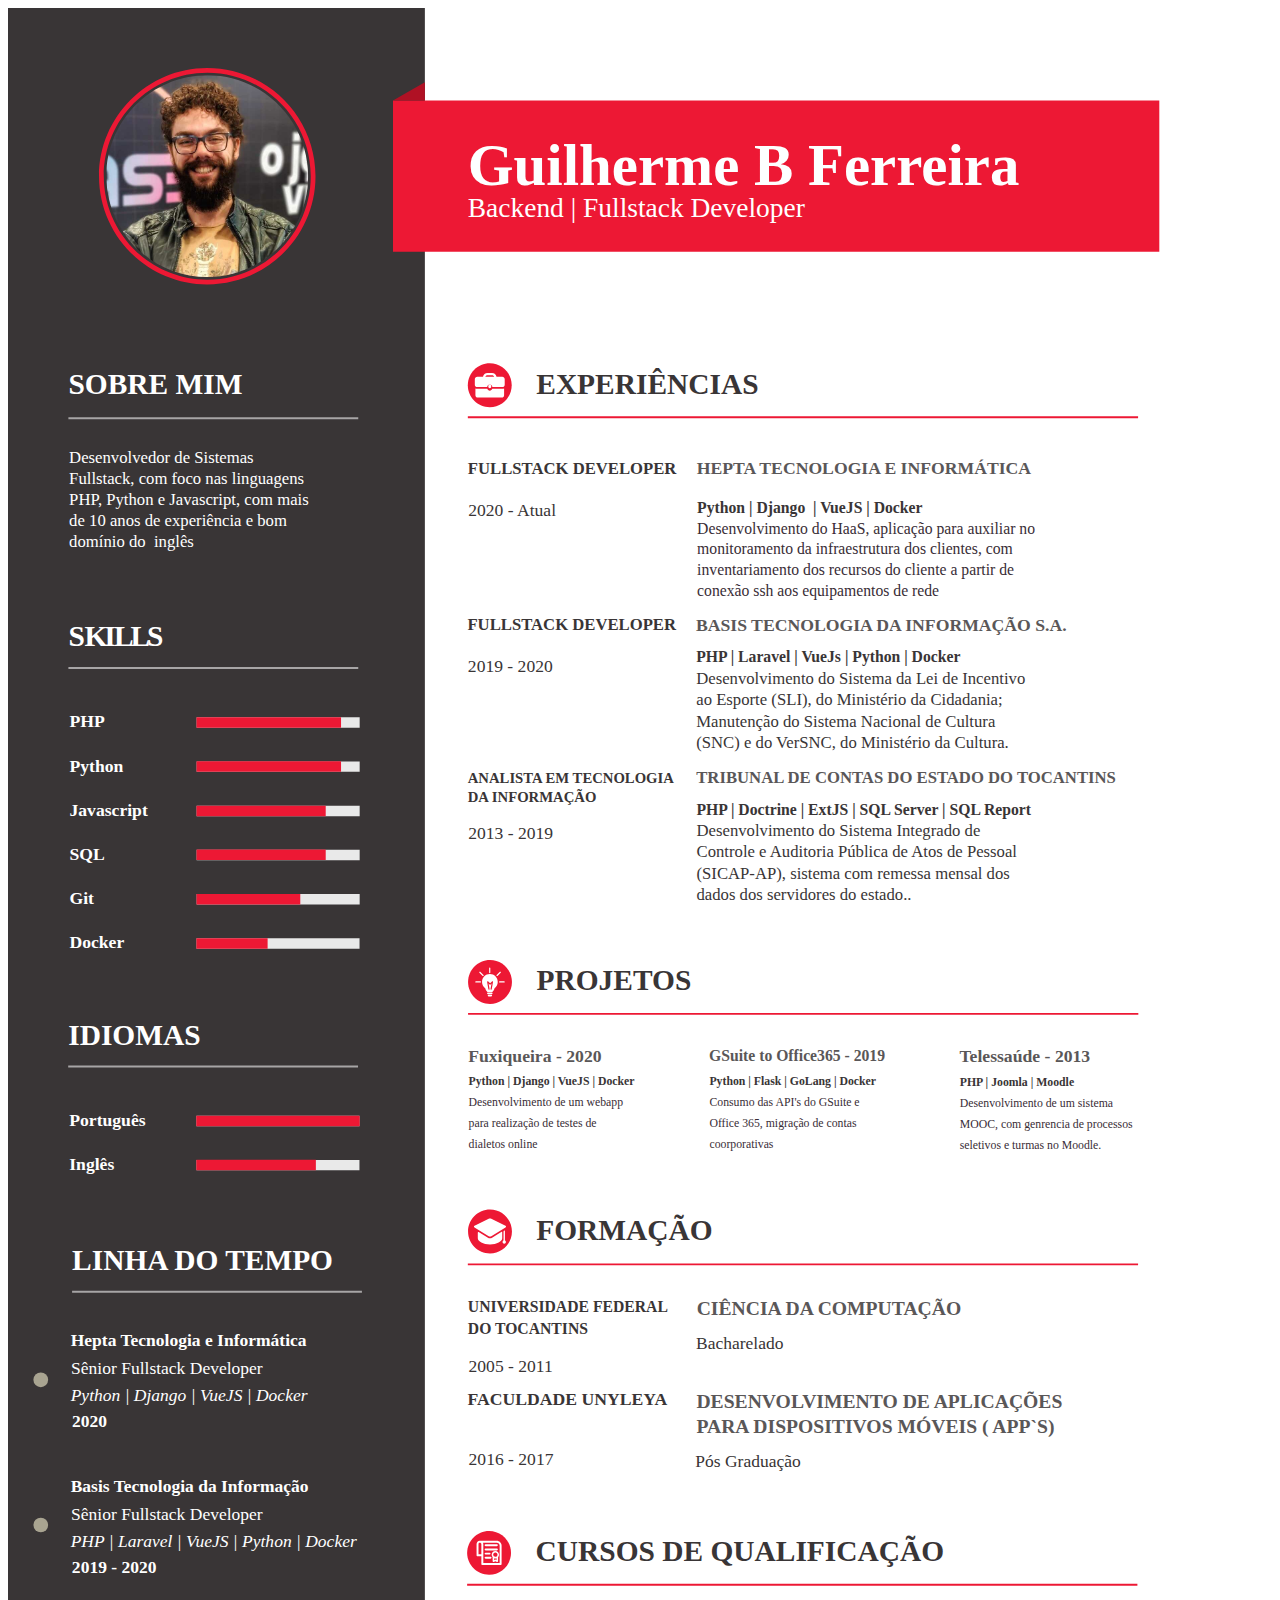
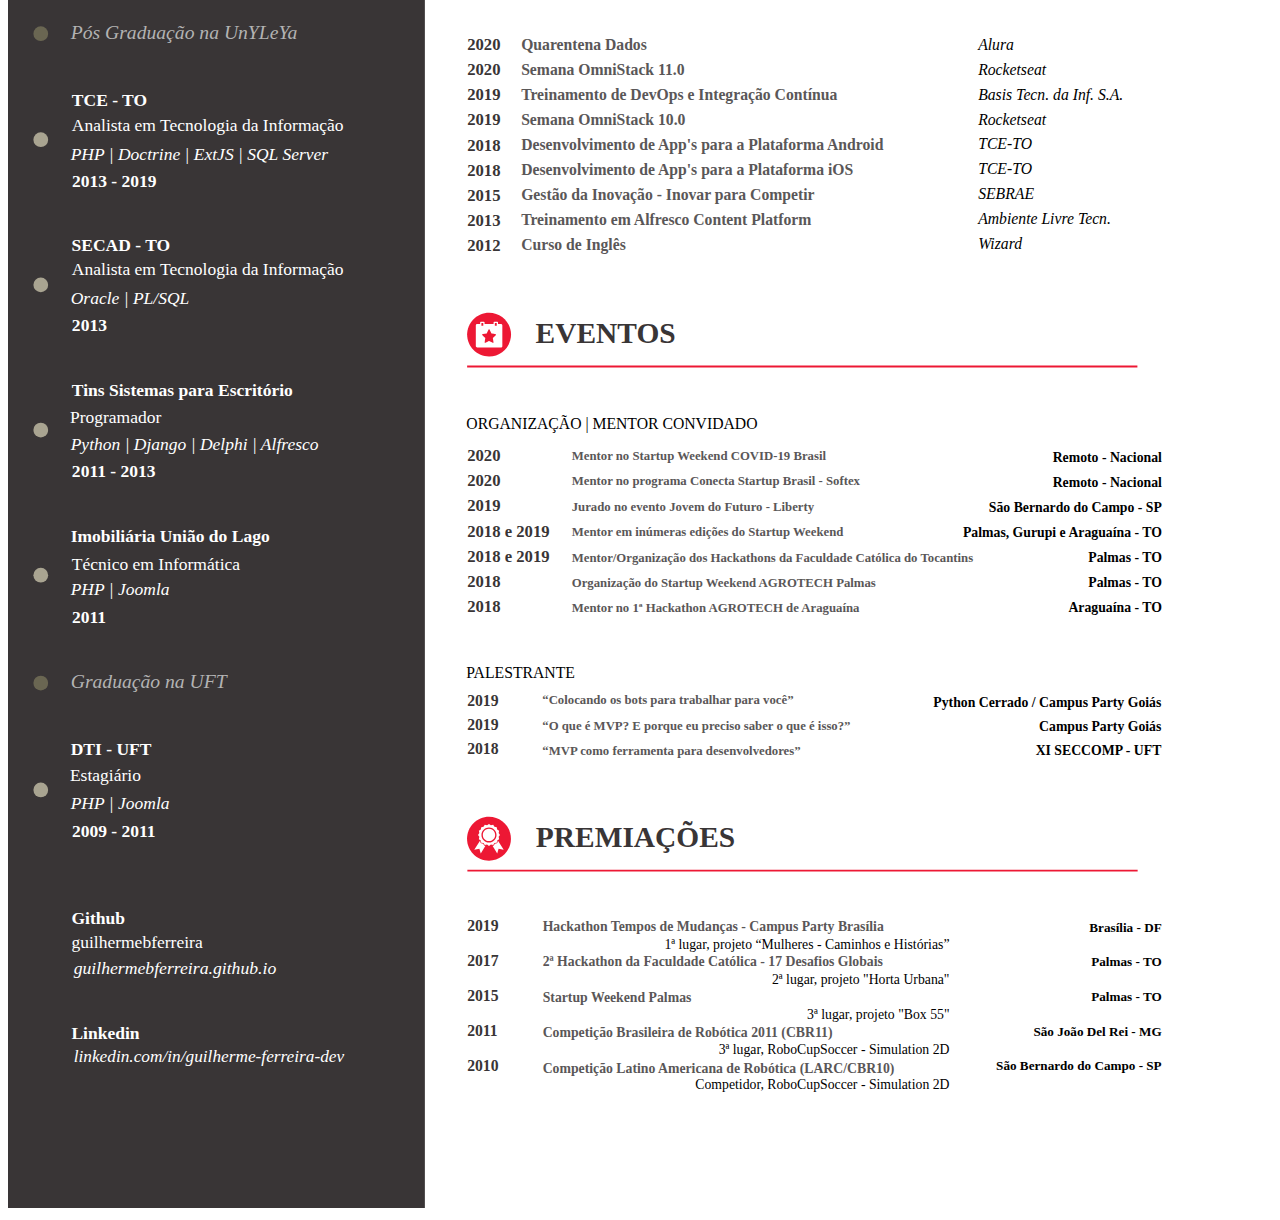
<file: index.html>
<!DOCTYPE html>
<html>

  <head>
    <meta charset='utf-8'>
    <title>Guilherme Ferreira - Sobre</title>
    <link rel="stylesheet" href="style.css">


    </style>
  </head>

  <body>
    <svg xmlns:osb="http://www.openswatchbook.org/uri/2009/osb" xmlns:dc="http://purl.org/dc/elements/1.1/" xmlns:cc="http://creativecommons.org/ns#" xmlns:rdf="http://www.w3.org/1999/02/22-rdf-syntax-ns#" xmlns:svg="http://www.w3.org/2000/svg" xmlns="http://www.w3.org/2000/svg" xmlns:xlink="http://www.w3.org/1999/xlink" xmlns:sodipodi="http://sodipodi.sourceforge.net/DTD/sodipodi-0.dtd" xmlns:inkscape="http://www.inkscape.org/namespaces/inkscape" version="1.1" id="svg944" xml:space="preserve" width="1240" height="2800" viewBox="0 0 1240 2800.0001" sodipodi:docname="cv_online.svg" inkscape:version="1.0 (6e3e5246a0, 2020-05-07)"><metadata
     id="metadata950"><rdf:RDF><cc:Work
         rdf:about=""><dc:format>image/svg+xml</dc:format><dc:type
           rdf:resource="http://purl.org/dc/dcmitype/StillImage" /><dc:title></dc:title></cc:Work></rdf:RDF></metadata><defs
     id="defs948"><linearGradient
       id="linearGradient3871"
       osb:paint="solid"><stop
         
         offset="0"
         id="stop3869" /></linearGradient><radialGradient
       inkscape:collect="always"
       xlink:href="#linearGradient3871"
       id="radialGradient3877"
       gradientUnits="userSpaceOnUse"
       gradientTransform="matrix(1,0,0,1.0000039,0,-0.03015618)"
       cx="1014.142"
       cy="7740.9102"
       fx="1014.142"
       fy="7740.9102"
       r="513.41876" /><filter
       height="1.00006"
       y="-2.9999943e-05"
       width="1.00006"
       x="-3.0000059e-05"
       id="filter1933-7"
       
       inkscape:collect="always"><feGaussianBlur
         id="feGaussianBlur1935-5"
         stdDeviation="0.012834725"
         inkscape:collect="always" /></filter><clipPath
       clipPathUnits="userSpaceOnUse"
       id="clipPath3929"><path
         id="path3931"
         
         d="m 3921.3201,11182.035 c 0,-283.53 -229.85,-513.39 -513.39,-513.39 -283.535,0 -513.386,229.86 -513.386,513.39 0,283.54 229.851,513.39 513.386,513.39 283.54,0 513.39,-229.85 513.39,-513.39"
         transform="scale(1,-1)" /></clipPath><radialGradient
       inkscape:collect="always"
       xlink:href="#linearGradient3871"
       id="radialGradient3933"
       gradientUnits="userSpaceOnUse"
       gradientTransform="matrix(1,0,0,1.0000039,2393.7901,3441.0949)"
       cx="1014.142"
       cy="7740.9102"
       fx="1014.142"
       fy="7740.9102"
       r="513.41876" /></defs><sodipodi:namedview
     units="px"
     inkscape:document-rotation="0"
     pagecolor="#ffffff"
     bordercolor="#666666"
     borderopacity="1"
     objecttolerance="10"
     gridtolerance="10"
     guidetolerance="10"
     inkscape:pageopacity="0"
     inkscape:pageshadow="2"
     inkscape:window-width="1920"
     inkscape:window-height="1015"
     id="namedview946"
     showgrid="false"
     inkscape:zoom="0.36803236"
     inkscape:cx="383.65354"
     inkscape:cy="1296.8926"
     inkscape:window-x="0"
     inkscape:window-y="0"
     inkscape:window-maximized="1"
     inkscape:current-layer="g952"
     inkscape:snap-text-baseline="false"
     showguides="true"
     inkscape:guide-bbox="true"><sodipodi:guide
       position="312.88218,235.53942"
       orientation="1,0"
       id="guide3935" /><sodipodi:guide
       position="766.84264,867.90931"
       orientation="1,0"
       id="guide3937" /><sodipodi:guide
       position="746.14972,780.55512"
       orientation="1,0"
       id="guide4032" /><sodipodi:guide
       position="572.07662,110.87279"
       orientation="1,0"
       id="guide4511" /><sodipodi:guide
       position="450.74202,449.05638"
       orientation="1,0"
       id="guide4775" /><sodipodi:guide
       position="465.74202,463.55294"
       orientation="-1,0"
       id="guide4777"
       inkscape:label=""
       inkscape:locked="false"
       inkscape:color="rgb(0,0,255)" /><sodipodi:guide
       position="612.32869,66.789303"
       orientation="1,0"
       id="guide4779" /><sodipodi:guide
       position="625.20423,451.07915"
       orientation="-1,0"
       id="guide4781"
       inkscape:label=""
       inkscape:locked="false"
       inkscape:color="rgb(0,0,255)" /><sodipodi:guide
       position="225.99039,200.08401"
       orientation="1,0"
       id="guide4835" /><sodipodi:guide
       position="198.33756,203.42142"
       orientation="1,0"
       id="guide4837" /><sodipodi:guide
       position="176.16762,165.99474"
       orientation="1,0"
       id="guide4839" /><sodipodi:guide
       position="238.63466,245.32321"
       orientation="1,0"
       id="guide5200" /><sodipodi:guide
       id="guide457"
       orientation="1,0"
       position="369.99954,73.662735" /><sodipodi:guide
       id="guide461"
       orientation="1,0"
       position="352.30024,65.065935" /><sodipodi:guide
       id="guide471"
       orientation="1,0"
       position="630.20955,80.776579" /><sodipodi:guide
       id="guide751"
       orientation="1,0"
       position="40.347654,1026.1123" /></sodipodi:namedview><g
     id="g952"
     inkscape:groupmode="layer"
     inkscape:label="ink_ext_XXXXXX"
     transform="matrix(1.3333333,0,0,-1.3333333,0,1146.24)"
     ><g
       transform="matrix(1.4736842,0,0,1.4736842,0,-407.21679)"
       id="g1946"><path
         d="M 0,859.68002 V -565.32002 H 212.159 V 859.68002 H 0"
         
         id="path958" /><path
         d="M 585.93501,735.591 H 195.935 v 77 h 390.00001 v -77"
         
         id="path960" /><g
         id="g962"><text
           transform="matrix(0.998071,0,0,-1,234.016,753.218)"
           
           id="text966"><tspan
             sodipodi:role="line"
             id="tspan964"
             x="0"
             y="0"
             >Backend | Fullstack Developer</tspan></text><text
           transform="matrix(0.998069,0,0,-1,234.016,769.661)"
           
           id="text970"><tspan
             sodipodi:role="line"
             id="tspan968"
             x="0"
             y="0"
             >Guilherme B Ferreira</tspan></text></g><g
         id="g5556"><g
           id="g1130"><text
             id="text1152"
             
             transform="matrix(0.9998,0,0,-1,31.1055,628.022)"
             xml:space="preserve"><tspan
               x="0"
               y="0"><tspan>Desenvolvedor de Sistemas </tspan></tspan><tspan
               x="0"
               y="10.626675"><tspan>Fullstack, com foco nas linguagens </tspan></tspan><tspan
               x="0"
               y="21.253349"><tspan>PHP, Python e Javascript, com mais </tspan></tspan><tspan
               x="0"
               y="31.880023"><tspan>de 10 anos de experiência e bom </tspan></tspan><tspan
               x="0"
               y="42.506698"><tspan>domínio do  inglês</tspan></tspan></text><text
             id="text1156"
             
             transform="matrix(0.998073,0,0,-1,30.7438,663.45)"><tspan
               id="tspan1154"
               sodipodi:role="line"
               x="0"
               y="0">SOBRE MIM</tspan></text></g><path
           id="path1158"
           
           d="M 178.252,650.4 H 30.7438 v 1 H 178.252 v -1" /></g><path
         d="m 101.414,721.43 c -29.037,0 -52.6609,23.624 -52.6609,52.661 0,29.038 23.6239,52.661 52.6609,52.661 29.037,0 52.661,-23.623 52.661,-52.661 0,-29.037 -23.624,-52.661 -52.661,-52.661 z m 0,107.75 c -30.3761,0 -55.0886,-24.712 -55.0886,-55.089 0,-30.376 24.7125,-55.089 55.0886,-55.089 30.376,0 55.089,24.713 55.089,55.089 0,30.377 -24.713,55.089 -55.089,55.089"
         
         id="path1336" /><path
         d="m 212.159,821.847 -16.224,-9.256 h 16.224 z"
         
         id="path1340" /><image
         y="-11772.573"
         x="2834.1504"
         width="1162.67"
         height="1162.67"
         alt="Guilherme Batista Ferreira"
         preserveAspectRatio="none"
         xlink:href="[data-uri] ODdASFxOQERXRTc4UG1RV19iZ2hnPk1xeXBkeFxlZ2P/2wBDARESEhgVGC8aGi9jQjhCY2NjY2Nj Y2NjY2NjY2NjY2NjY2NjY2NjY2NjY2NjY2NjY2NjY2NjY2NjY2NjY2NjY2P/wAARCAKrAqsDASIA AhEBAxEB/8QAGwAAAQUBAQAAAAAAAAAAAAAAAQACAwQFBgf/xAA9EAABBAEDAwMCBQMDAwMEAwEB AAIDEQQSITEFQVETImEycRQjM0KBUpGhBhWxJHLBNEPRU2KC4SWSovH/xAAZAQEBAQEBAQAAAAAA AAAAAAAAAQIDBAX/xAAiEQEBAQEAAgMBAQEBAQEAAAAAARECAyESMUETUSIEFDL/2gAMAwEAAhED EQA/AMqk0tRLkNS6KFFKktSOoKGG6UKKfYRsJphrQk4J7aRcApqoUlJpCWkImI0lJoS0oI0QjpSD VAeyan1sm0gSCKSAJIoIgpw4TU4cIoJJJIaSSSSISIQRHKB/ZNTuyaopJUkkgSSSSqCEikEigQRQ CKBJJJICE5AJyoaiEkkBRCATgECCKQCKAJJIhEJFBOCBAJEIpFFNpKkUlAqSpFJAkEeyCoSSSSAU ikkgCSKClARtJJQJAooFFAlBKkEBCKajaBd0KSSUCpKkkkApApxQQNSRSQBApyCBqKVI0ioCm2nl hJ4TmwOPZbthIhCKtsw3nsp2dOeeyxe418azqRAK1W9LceylHSj4Wf6xf51jtBSIK2h0o+Ej0o/0 p/WL/OsTfwitg9Kd/Soz0x/hX+kT4VlgpWr7unvHZRPw3t7FX5Sp8aq2iCpHQPHITPTI7LWxnBvZ N2R0mkykDtkqCakgdpCWkJto2UB0pwbsmainh2yIaWoaU8uQ1BDDaKFJ9hHZAykqTtkaCAdkCpKF JulQNSTqSpAEE6ihSqEEiiAkQgARSCKAJJIoC1OTQnJoSCKSoIRQCKAhFAIlAKRSSQEIpBJQEJFI JFAkkEUCSSSQFBFBUBJJK0CRQRQBJLuggSSKCyEgUUEAQRQQBFBFFBJBFQJJBJAU1FBAkEUECSSQ QFJBJFbEOADvSuxdPaOymh2CssOy+d/Tqvf8JETMNg7KZuOwdgnhPCbrJoib4CcI2+AiCiCqgem3 wjob4RsJWPKIb6bfCBgYewUlo2rEQOxYz2UT8FjuyuWkFRlydMaeAFUl6V4C36SLQeys6sT1XKTd MIH0qlLhvbey7V0LXcgKtLgsf2C6c+Wxm8SuKdEW9kwhdRkdLBugsyfprm/tK7c+SVi8WMqkFYkx 3tPChLaXWWOdhqc3hNThwiAUESggSVpIIHJAoJBESXshqSTUU4FHUmoIh9o2mIoHghE0mBJMWU4U jQTQkoHUEqSCVqghqdSaCU5QCkqRtFVAARSBCKBBGkQjSBiIRoJAIEkjSVIEEkgEqVCSSSpAUkkk CQRpBAEkqSQIIoBFAPKCJSUASSQtRRQRQRAQRKCKCKCKAFBLukgSSSSgSCSSBIIoIF2QRQQJJJJF dTGQByphM1vJCwXdR0jlVn9Sd5Xk58Fr2XzR05y4x3UbuoMHdcq7Pef3FRnKee5XWf8Ancr5nVHq jB3Cb/urfIXK+u890PVce63PBGP611P+7N8o/wC7N8rlxI6+UjI4d0/jD+ldS3qzfIUjeqN7kLkh K7ynCZ/lP4xP6V2DOpMPJCnZnRnuFxYyXjupGZsg7lZvga/q7VmQx3dSB7TwVx0fUnjuVci6qfKx fFYs7ldQCksaHqgPJV2LNY7usfGxvdWy0FRSY7H8hOZK13BTwVkZeT01rhsFkZXTXNugusqwopIG vG4W+erEslcNJjvYdwo9NBdZldNa7gLGycBzOy78+TXK+PGSUFM+ItduFGQurnhiVI0kiEiEEkD+ yaiggSSSKBBFABFAgjSQT2gKauEAlpUrWbJOCmriMBItKcxptSOFBTTEQCNJN3KkDVdXEYCVKbSE 1wpT5J8TEq3TgLTtCuphoRtKklSkkgkqg2jaakiHgpIBJVRSTUbQFJBIFA5BK0ECSpJJAkkklFAp IlBQBBOtBAkCiggaUkUkDUUqRIQMSRpN3QJJFBQJBEoIEkkkgSCKCBIIpIK77KjIUpTKXVDUUaSC gVIoWkqHN5Rcg3lFyi/hqcmpWqhwRTUlA4FODiO6jtFTBYbK5vBU0Wa9p5VQFC1LGpcbmN1QjkrV x+pNdyVyAcRwVLHkOYdiufXjlb58juo52PGxUoIK5DG6k5vJK2MXqTXVZXG+Ox0nUrXIBVebGbIO E+OZrxsVKFnGnPZvTe4asWfGdGTYXcvYHDcLNzenh4JAC6c94z1zK48ikFpZeE6Nx2VAto7rvLsc LziNJGklWRQTuyaikEQgAnAKAtFpwanRNBcA7ZWPS0SAF0TQeNW5XPrvHTnjVbT8JzWm+FZf7HH1 GMHgxnlOikYw0bBPGyz/AEa/miBoUh9RU7BHKLaWnyL3S9IUWlwDuynzPgquJEgYOSnP3CDoy7MY 6jp01fypJGaBu4fwp8l+KBrXNkAI5U59vJr7pzXNkAtmkgcqPIkjML9fbup8z4HMmZRFhxPccBOl c17i1h0jiwVmQSvOmKGOMNskl55/spJMj0nVIG3f1R8KNTFlpdFMI5SCHbtKtmI6bWVlSidw0VTR djstnC1vxw7Ve29perD4yqxbRTCFaLRqKhkZpPldee9cuuUSCKQXVzwEkS1BVMEJWkEEBSTUbVBt IIIhAUkEEBtK0EEBRTUbUoSCSSgSSCSAoWkgikSlaBQQOtEpiNoEl/KbaVoHJBNtIFQEoIEpIFSV JWkgVJI2gikkkkgioIaQhaFrqyWlLSlZS1FAtKGlHUgHIC1ptFzSk1yc5yio9JQop+oJWEQ2ilSf YSsIGJJ+yVBNUhwgpABSaQoGo2jSVIYQKmincw2CodKNKK2cTqRad3FbmLnNkHK4xtgq3jZT4zyu fXErpz27VrgRsUSARwsXC6iDsStaOVrxYK42Y6z2r5WI2Vp2XP5+AWEkBdYoMjHbK3hXm4WSuGew tO4TFt9Q6eWkkBZEkZaSCF3561wvOGdkKTqUsMJkPYD5S3GZNRNYSaG5VpuLoZrk/spm+nA4BgLn dyBdJwe5xJLg8Ht3XG+T/HWcM7InEYJioXsCeyTIcYt1gvlJ4JR6hGxpvRu7s7i0ISz0wyNtEc+F iukCQ/hG3ZLHb0TwpoxjOiExedVWBVqLOeybWXtIGmhW9Knj1E1rg4OBOymel1psjL3CSJhrza0Y tDgXNANbHdc6cueSQtZYjG1Da1YEzXsGl+gt7k8qXklaeWHEVF9Y3+yy8pzpJayH3QsCPsp35glx XAkhw5rkqKFsXo+pI4ixTWKyYlqpFkek4uBNb7OKdkzl2M1rTZJ3+UZIseSxRBuhunCCONhbI0Fv nutekMhIh9w1F5+NlWkfICXOsC+a7q8cYWWElxb9FFRTuPptidF7G/8AKTER4IcXPse0mgf4W2JT DFbRbR47rMxgWYcoHIt4tP6fN62G/wBQ7l3HxSlmtT00Ic+LJcG0Wu7hPmkDH6WWb8rIikDckj9w 4WlFLI5tSgEnjzSm4Zp1CkNgUY3tkJDTwk9jgLpdZ05XkiRSjKjLiCnBy6csUUEUFtgkkElQUQmo oCgkhaApIJWgKSCSlCQStBRcFJC0kBQSQtAkkClaBJIWkgSSSSgSSSSBIWkggKSCSByCSCKKSCSo iKbScUF0ZBJJBAkkkEDgi5AIuUDbSQSVBStBJAUQU1EFQSA7JpJRHCaUDtRS1FMCKgfrR1KMJWgl D09r9lAE9vCiyp45yw2CtbB6kWkAlYN7p7XlpsFS8ytTqx3OPlNlaN1Ytcjg57mOALl0WJltlbyu HXOO/PUqeeBsjaKwc/pxskBdCXgCydlG50Tm+8tr5UlxqzXHNg9xDk/1SSIIwKJp1cq3nMhjncYn hw52PCzMPK9OWchoFOoFOrsYnOVfjniA0FwsD9yADWyay80RRCzZcTIncJ4nNdEO7XDcqSF2SXaX gtJ71YXPG9STSQvjLHFxDjZs2Af/AAqhkkYQGPtlbbcKzNivc7SwbHumZWMInRtbIKPO/CsDDFNl RmwNIBN1SbDE2Bohc0NJbew48KzkZwZjaInCtIH33WdPO3QXbl98qzUSekXRnQ5oIHJVZzXNNloI 7J7ZiGcVfyrE02KyIUS4gcAKor5DDBNCGmy9m4+UGRTyvNbj77qt6rpptUgNjZu/CtdLgM2Zr5DR br4Vz0zqSKCQS6CC1n7nJj8uPWRTnbb3sP4VzqOWyXFaWA081felkloJt7CewKSLrXx7MkUo/Tcd HG7T4UQkMzHMeGXqI323UsDmY3TYw7Z5Oo2syLL1ylx2s3v5UzSVpODYBpddg0aN2mBkLXEsdo2q nDYKCWZ50s0tkA4BUr5AW6ZcWwdtgVMa0wxPbkGR7mOF7Fp7K0c5rIHxtGknl3dMYHaB6UQLfhv/ AJUZkL9vSArlT7U2GZ5y2vsMaRp3K1mSF8BAddnahwsZjdWVHsAWm7PlaTtUbvRDR/ClIaWSPlI0 GxyiGpjotLydTm34JRgGQHaJBrB+l1crfPeM9cafSCnfC5rbIUBXbnuVw65wEkLKC6MHJWmohASg iU21QUkLQtA60rQSUUErSQUBSQtK0BQRTUCKCSSApIJIFaSCSgSKCSBJWkggKSCSA2haSCKdaVpq SoYgkkujIJJJIAkkigQTncJo5TjwgYkkkgCSKCBIhBEIHjhNKcOE0rISSFpWgKSSSBJ7eExPbwgC QKCIUD2muFexc90JuzSotaTx3Vj0mxgavc89geFjqxvmVqxZMvV8pkLHmKJrbJ7kq83pWN9LG6mt 3c5xO5WNiFxDPRa5j2bgha0HU/Tx6lZ9PcLzWzXqn0ZnwsZFI38PHECPa4DZc8ccHHkEpFk3Y7ro 3Zk3UYnsiga1vBJN/wArCji0ZThNKBvQDjQKFR4ML2x3HLGBe5LlbfJHifU0TP8A20djsqEvpPy3 MOzR3b3NKF2S+KIxudqb2vekzWdxbk6n6TXB+73HYeAsvJzHZBIdYbwAjjxtc50sz7rhRO06jQBA W+ZIzbprpXemBfArdQOmDHixq+Dwm5TiD4UMQD3EuK6SOdq4zXkPskNb5HZTTGMvDIhTBzff7qNj h6YDdgEKsmuVlr8WY2j1AXfSE3In9EGOEaWv+o+VCZXNaBfKbLb2HyOExfw/1nTN0Xs3hOxzTgXc N7FQ4UT3kkA8bqR0TvWYCCGlwBKJFn1zLq9Q3Q7qtbGPp4oHuAnu/LyS0btHPyocnSx1tkDhQ7Up FqbHZ6s9Ob7R34WiQyK/S0tr+lZeNIHjSTTtJr7qNssgOxP91LzpLjVfmulqJ7iD+0DZRtxpomF4 sAnYHlRxRagyeSg6+60XuaYg8usHuVn6bntRZoaNRsvBIRHulMj3hpP02pBEHjUOD4VeQU4BoNt/ qQaUcxY0Bx1Nra0pcpraBNVvQWYJ3WS87/CnEkMha3VvXu2U+K60HZWuI2eK3SaQ+MPHBVRoZMRE HANb/lSufpGhvA4V49Vnr6PNIJgKVr1x5qekEyyiCiHFBAlC/lA6kKQtK0DkkAUrUUKKSWpK0CSS tK0CTU4lBAEEUkASRSQBJJBQFJBFAEkkkCSSSQJBJBAUkklVRpJJLoyCSSSAIoJBARynO4TRyi7h A1JJBAUEkkCRCCKB44TSiOE08qKSSARRCRQtJQIFPbwmJzeECKc1NRBUVZiICbbnTbuGm+T2CjBr ugy3Oc597bALj3HXhdhzGxEiNpI/qO1/wlBOyeYjW4l1gtIqlmwztdJJ6zAKNBTfS0OY6jd7LleX WdLeQyeB7I25Do6bbnNNXv38qq97HMDWFzgDu93Kja2TKfvINV8uKtvxcZmkiXUQAX1xfhDdZwBM tO5J/wAKtMHPmpgLj4Au1eme0ucY27NHPdUY5zBlh5NVsCDwtRmom5GgVRBHIKa2Vzn0wHfwrM74 5S5xY3c7nuqrfYHNaRflbYWXwMe0F8jdXceFXfihouN4ePhNLHj6rtOLHNbq3HyhmpsQbixsi9tS Oc3jwnYDXP8AgeVedhknjdYtyuk59M2SJzmh1bqZkVkE8ELThwxtqpNysM47BJVMc4D7KfNfgoTO khibFDbB+4Da/wCUx8b/AEmvYTsbV+PHbLJol4I5ChyY5Ongwkgtdu0pKXnEZgEg9UyNYSOCd1Ul is77/ZSeswGgdj8bovexsZr+61Gb7VhqY9paLATJzokvm9wrcU7PTLXR2PPdZ0xJl3O3ZbjF9LTJ S5rjM87cBSvzGvYIb2CqEFxbpIIA8osjjYz1JHAyE7MHb7pkSdVo4s8rCGtOpnhXJppY2645B8hw BKxIfV2c0O28K/E172bRuae+o8rn1zjpz0LpWvfqfEK8AUpGDDdIDHE4P7+7lRWGEtkbt3BVdwLJ nAH3N7phrQGTGL0sAN1srDgQaI+bCpYcQdTmt9jN7Pcqw6V5ndrGm/2/Ccz2nV9JEkrSXpjhRSCC IVQigiggSSCVoCEkEipVJJBJQG0gUEggJKCRSQK0rQtC0DrStBBAbStC0LUDrRtMRQG0rTUrQOtK wm2kgdaWyakgckmpKhpSRKVLohqSNJUgakEqSQEIu4QCLhsgYkkkiEkkkgVpJIoojgpp5TxwmnlQ AJJJICgkkgSe3hMCc3hQFFgtNKfHypV0p3emyxyTQU7J3iO5YWlrdhpCqZocIw4C9JulI/NjbEGj cOF/ZcenbhWyWlznSxuHG7Vc1xMxoyDbnAblZry121uJ8BPfqjiaQ4urz2WMa0C+sgh7y1jz27LQ PoiNrRISOdIFV/Kx5nmWMkj6TypQ+UAaW6meVbElW3uBDgwbDyqMzCWk13Vhsr9PPKbI9rttDt+y k9LZqk4uaL3pNiDnSg715VmRoLa0lTYWM6QWdmjstfLIzOLambGHFure1qY2HG+Oi0EHm1AMVxOo igFqYTCWUVxvT088RBHgMbsxoA8KRmFpNB72/ZakTGjkKbQOzQsNqGPgRkWdRPyUs3GJxnMI1V7h 5NFaLGBqZJ7pmVxaDAjx2Pje+EktD6bfilS6nDcLJRuGGiD4XZNxodDmhjQ0+AsjNwfReaGqN3Ip Wevaeq59nT8WdrXMe5gd82FXy8BuFmCJzyWmqWjN05sRvGlc0HljtwnHp7piJJZC94C3OmLwy5sX Sfbtf+Vm5MRa/fldFktd6eitm/CxsytYFbrfHTl3zio2EuKjkaYyPsr7ojFpdWx4VSYgyOaey6yu NmFA6Qmmk32pbTPXxo/Uyn9tmHcqlhStwWeq9gc79oKh/EzZeV60hsA712CzZrUuNA+jkt0k6Xn6 bVbIjkZkbjloH+EIrt3NXsrLZC+4pBfdpWfpr7PwXigw3tyPhPyXh2RHVjfavCbFXpmP6T3I5UJl dFII5+A7Z47hOftOp6XkU0EEbJWu8caKQQtEKoSSCSBJWgkgIKRQBSKilaKakgNpBBJAbQtJBAkk EkDghaQKCAoIJKA2imooEkgkgNpIJICkgigSKCSKdaVpqC6snWEtkxK0D9kNk1C0EgpEgUowd04n ZQKghpCbZStUO0hLSm6ktSA6UdKFoaioHhuyBbui12yaXbqKWkpaUtSOpUDSlpKOpLUoBpKIGyWp Oa4UgYRuns2QJCWqlCHvpzSCs7LYInUD2V4uWX1BxEyxY3KfEZYt2saSe5R1OF63A32TGSt9IGz8 qRvpPcSCdI4WK1DXE+mWsGzlIfy9PNDsrMwEELQwanOF1XCgZCXEGQ39lnWsSYzBNLzpHa1oR4dm wCR8pnT8WjrI2K3YoRoFjZcuq7cxns6exzfc0H4KezDLHDSwADwtSKAOJPZTxxNugFG9kZLoHSO0 AUFoQY4Y3ZWTA0HYJwZSmLqNrNKJdWxT3bC1G0b2UNE6jv2RPtbrpIW412U8seqOghqGESvFuIA8 Jz49QIduD5TImTM2HCMjZXoKGRjMMtRg0UHQGJ242WpBjhjbdRKOSGlu4CuJrn82JjWEtuz8LFk6 fJkuGgAUuqyMYSRWAqrMcMiLq4SXC5XN9RjkiiYx5B0E18LFjFzku4BtdR1WBzhrDbBO6w8iBjHm jsR24Xbjr08/k5/UUkjZ9zY+E6EMY6vI5TYYi141C2p0r2AkigD2C05rkD4yQO3wpi6NuV7z7Wt2 +6y2OvdvATmOqQkmwSLUxrVtsjvV19/CsPxxkt1EHcVQ7qoWOY4jYgd1LDRv1I3kDmllYlx2TRAt mAG+26mUDnPJ1tidp7boiXejyunNrHUTIhNBsIhdNcxQSQVQkLSSQEJFAJIpJIJKApIJAoCgkggS SSVoFaSCVoCghaVqAoptooEhaVoWgNo2mogoDaSFpWgIRtNSRTkkkF1ZJBFBAkkEkBHKceE0J3ZA xBIpKBJJIIHWhaCKoeOE08ojhA8qKSCSSIKSCSApzeExPbwlUChaLk1RBUGVjiZos0exUyY593ts OFjpvlQ/DPjcQXJ2oMJaP5Uz3EPr47qFzauuVhr6WGZBfHpcVYgaTIGO23WfGOx5Wtgw3I0m7WOn Tj26DFjb6IAAoK21uwCjx2aIx8qZgXHHY4GhQ4UrCAoU4BBY10UC5RhvyngeUAeLbSa1l8p9WU9j UaNDa4Uw+lIDZIICzmkSE5gtPLFcYtQjYUg+PUN1NpSI2Q1C6BpaqksIaSBwVobgKpOCRalWMXqM Tmwurkbhc7Li6zY3B7Bdbkj126Giz3WLkR+hsG3vwnNxqzWBJjuhFgEjlV6a4kvbX+KW6GguIk8K rkYdW66vwu06efrhWbG10YZHuopIxFqBI1O4F8KcOERUOS5jyHCr7hWM0mSHQAd62Vhk9VWwPKqs ILdvqTmXqrsriSrGZMQGhjqBUeMS+VB8LpaAHHCvx4ggYCeSE5SnNFBOCbaQK6sHUmoEpWiCkhaF oHAJUgClaBJUhaGpA6kqTbRtAqQRJTdSBJIWlaAoEIgoWoEgjaVoAihaVoEgjaFqhIoWjsgSVobJ IHIJIoHIIoLoySCSCKSSSCAhOPCYE48IGpIJKBJJJIEkgkge3hB3KTeEDygKSCKBJJIICnN4TLTm 8KBHlBIoIE400lRbFo+1qU7gqowkkt7tXPpvk8AGQ2RSglcL2RP62/CA0E00OLu5KxjWp8WMucCt 7Ahp18rGx3AODWro+ntBYCufTtxGlGfapQRShYaTrWW0ie1Qg2pGchQWGNT9IpMa8Acp2scJjUIA WVI1qiEgBTw8eUKkIoJoCdrBCaHBVJp0exKl1fKr+oAmulAvdE+OrJIS2VI5AB54TDnNZ9RTT4rr qVHJcC7QDsq8/V4mg1ufus6Xqzj9IFf3UWem1jwsAPFlUc7FGs0Nis8dQcTvv9lfx85un80kjtYU VQyMLSNbRbgqU8Y0EgHhb5mhc7bcFU83FGg7X90RyeU3Y6dis+3WtjKhaHGyRuqIib6hGtq78308 /c9mw6n7Map2McHWVA+MMP6rWj4O6ezLaxgaAXgclWsytCKZsR9kYLjy4qV8jn7k2qUU7HuACt9k 5ns6voiUgU0ogrq5iUELQtUOtC0ElA4FAlIIEoFaVoIWgciEy0QgJKbaJTUB2StNSQPtC0EEBtK0 BulSA2laCSAWlaSCA2iCm2kgdaFoWlaB9pWm2kgmSSQXRkkEkkAtJJEFFBO7Jqd2QMStIoKBJIoI Ekgigc3hByLUCoAiEElQUkkkCTm8JqLeFAigiUEAVeQaAXjY0rKX4f1iG2B91mtcs3UTRKAfpBKn ysd0EhZIKHY9iq8lXQ3Cw0tYTi6QErrsEaYwuQwjUrV2EHtjH2XLv7dvGtWAmSzNaLWfnZjg3TGf uVnOnc5lucXeFjHTcbI6kxp4pJ3WIm33XNSSyOPdQOncwmyr8az8o65nVWuGxH91IOoA8u3+641m YWn4UozCRYJ2+U+FWdx2AzAf3KQZQPdcnDmvO260cfLs7nlT42NyyugGRtVpwn72sf8AEWLBU0cx czlRrGjJOAOVUfl6Sd1UmyCAs7JyHHglJLUuRdyuo1s138rKyOoPcSA8kqvLJ3de6iDoeS17j96X ScOd8n+HuyHndxKlhM8p9oNJsUhB/KxGO/7g4n/lXmP6k5tRQCMeGxA/8p6ZltPihkZyCpo2ucSC TarfhusP5D/7AIHG6jGQ5xeD/wByxY3rXgbTQHEE9tuFceRLFoP1DsuZfLlNdT5ZWn/uTmZeWJWV kS3fd5VnGs3vDOqxaJXLDkHu2FFdP1EyZcTJJnapLIJIAtc1ktcyQtXbnnI4dd6iNcf5T44w6w6k mR6lKImt3J3VSJGtY17Q3kcrQdw2vAWXGD6wJOy2DEA0EGwpLlXECSLhSaujBWgklaISSSSBBIpB BAkkkkCSCSSAEoJFJAkkEkBRaC40gp8RtyBBNFhPc2wE/wD25/8ASV03S8Rr2DZaX+2N8BRHCOwX j9qqSsLDRXd5uC2OM+1ch1JobIaVVnJJJIElaCSApJtpWgcjaZaNoLJQKcWoaV0Q1BO0oaUAQR0p aUATjwhpTtOygjKSOlKkAQtGijpQNSTtJS0oE1Jyc0IFpUDEUdJSoqgJI0UqUAThwhR8JzQaRTTy hacQbTaRBCnhdV0aKgopCwpVillNeHlr3fTtsqwcCCCPstCdmqzX+FQmYWOsBc40sYR/PYPldX+K giaGyTsB8A3/AMLiWSaTfe1oxuoUf5UvOt89Y3QcaQ6GSl+rw2h/lSz9PxWFpa5wsC7NLFx3vdId BLQ0WSFej/NdctvPkm1P+eVk66aceB030HSOkjJHYv3WTPBEXn023XwrhmigZvQUZzC4+1lgfCn9 P8a/n/tY00EuraJtf9oCmxnRxkCSL/AVqV5d4CqPu/IWue0vjXI8vHb+xgJ8xqOWSMuJYGt/7VUl kD32GNYBtTbpSRtD2EG9fYrdsv2zObPqr0E7OC8V8laMMsDGe6Vjfu4BcrlD2X4Kgj42HC53xxvn zXPbpM3Lh1lsbw8nxwqYLpAa/uqUJsLXiiDcNh7uFq5OYzt7vtRfG0jeyU6JjWmwB/ZGYg/QmMlD G+w6nrG2uvxkauK4htthP3tXo5swNuOEkfDguWdn5LXObZAHalJj52eTcepw+Aud5v2s6jqmdQew gSwOb52tTvbDlxF0Thq8Bc9H1DNBAe0uFKaLOnc8SNh0Ovcjgj5WfptafjNnjexxDXt+k/Kw3Oc2 cM4eHUukjcJXF+mieaWHmQ316NoH1uaa/lb56c++Ts/1QGxxkuLe6xc1jwNb2kUu5b09oOohYfUI QJXRubYu6Wp2l8crnYS94poKmOM97dWok+FtY0EcH5jRsB90Y8qKSQ+pGAPkWl7OfEw2xuDAQf7q /h5D9Gl/uHynZ0Hp5DnaS1hpzR8FRwtAN+Vd1nMTPrso09wTSF15caYgiktMkgiggIQRHCCBJJJI AkkkgCCJQQJJJBA4KzhfqhVVawP1Qg7jow2atqli9Ic1rWkla3qs/qCiKPVj+WuF6mfzSu26tK0x miuE6k65SiqRKbaRKCoKSCSAJWkhaByVpqSC6SUNSRTSujI6kNSakijqS1JqCB+tO1bKNO7KBakt SagiH6ktSZaVoH6ktSZaSKla5IuTGpHlQO1IakEED9SWoJlJKh+tFrlGi1RYeXIak08pIh2pLUEx OABUUS80aVeeB8rC5tEAXQV6GFrhZIT3xvZjPEZbR/uuXVx0551zT2m9lfkhlgiZI76ZOCgzHBkF iyTut3OxvU6EHNG8YDh9lL2s4VunROOFqI3cbtTeo2NhJ7K50WMP6XHYHcKvndPe5x0nbwudvt25 +lCbLiYbd7nHekx/UXSNLmRU0Nrnv5Uo6Y1jr3JvhXGYUQHGyssheeq59+RM47FynhdNpLiSD4Ww +GFu4FKvI6MCmjdX5xJ47+1ntE2vdlhaUQBbs0C1EI3v2aCFZ/DSsxnGLd/ZPk1OcjLkYZch8I51 ELd6f0GM4/5jbJ8rM6PGZeoPL9yDuuyhic5oHAWe+79L4/HPuuV6r0r8A0SRWWE0tTpgjyunRMJG praI7rWzsIT4L4XDkLm+iMmE7mh2l0JpwPgqTq2HxkuxYzunRA+/UB8KmMaCI+0FdW6KLJjINfZZ 0nSmucQ1Zlb9MeMxB3A/srmMYmEk0U9/StH1X/BU2PiQRn3MLj8lLVyE10ZaGtaCfgK1BiH6pIyG HtSsROY0eyJrfkBS+q+Q6TwpGUehuzY27fIWKYfU/wBVsadwxtn+1rpo4w1ovlYfSQJ/9QZ2R+1o 0j/hWMtuvbSwOtw0Q8DfhdE8bbLH6szXju8hSNfjmmSO3DSaO1J7YvTmDHcX2TsIN9e3N1AHhacm LrzmgbBwv/KdNeNR64GmSIM+oxhVGaQfhXesANzSP6QAFQtduJ6ebydf9JjSjdSaXJpK6yONpbJb JiVrTJySakgkCCA3U8EDpHCggjYwu4CnZiPd2WxhdL1USFsQdLFfSomuS/Av8Jj8R7Rwu4/2sV9I VefpQLT7EXXDPjLTuEwros3pmm6asOeF0bjaorpJFNtA/spcd+h4UHZWsKPXIAUG3jdRcxgG6m/3 Z3lS4nTA+P6bVj/Zx/Qf7KIy8rqTnsINrn8qTW8rp8/pzYmHZctls0SkIqHlSMiLuApcXGdI4bLe welagLbaowmYb3DhOdhPA4XaQ9GOn6APunv6L7dmgqDgJIHN5ChIpdhndILQbbS53Mw3RuO3CooI pp2O6IGyC6UwlOcUwldGYSVptpWgKCCSKKPZNTuygakkhaApJJIEikkgc1I8pNSPKBJJBJAkkkkA TmoJzVA08pIu5QUUEhsihSESRurZxNfC0sJjJ8eVmvVQsXystrVodOlbDLXd+x+y5+SenbxXKoyR 6ZiAF0sEIf09rCLa5lEfCxsyItyHbfK3um+7EjJ8LzvRZNZX+nwY48nDeffBJf3BWq6ISNWZmkdN 61Dl8QzD05Pj5Wvu00rZvtnn0pSYduOkKI9PkOwdS1G00ElL1mD9trLpGQ7pwb9RJSbgN5LaWyMi Iii1CQsewlp4UVlux2RjZRSP9ON7zw0En7KfIe0Gr3Wb1aYtxDEz65ToAH+VZ7pfUP8A9NQ69c7h 9R5XWRbLG6TB+Hxo4/A3WyxTr7Xmf8rFagucz4D0zq7MwD8iX2SfB8rpIyCFFn40eVivheAWvbRS OX7ii8Bvuaf7KB0rg4m1Qxss4rjg5z/Tkj2Y93Dx91JK8ndvuHkFWxuLHqEu3Np1jss4Sv1bNJVl hkIvSVMa2NGFwpXIGgvBoLLjptmSaKID/wCo8NTj1bDgdpilOTKP2QNLr/nhWOdrU6hM3Fw5Z3bB rVmf6bx3R9PdM8e+d+r+FH+Ez+sSNdmj8PiA36QO5W3obFGGsADWigFazAO4WX1EaoJWnmitS9rW R1WTQ013WWmDjj05bIpdBC1p0PPFVaym1PFE1o3DiFrsaWYTQf22p91ueprnOpSeplyH5VIqfJP5 7/uq5Xr5np4er7IlBJJbYAoIlBEFJBOAtFTY8Ze4Cl0fS8DgkLN6Vj63Cwuy6djBrQSNkRLi4rY2 Akbq0AAnVsgoEgRfI2SseUQNqQU8vEbIw0FynVcKrNLt1j9WxgWkgcqjz6Zha4hRrQ6jDokOyoKK Sv8ASxcgVBaPSh+YEHc9JaNC0q2Wf0kfllaKIweuGg5cTLH6uTVd12fXD9S53Bx/Unuu6ov9J6fd e1dVi4bIWjYWoemYwjjDiN1oKAVSQSJA5KQcCNigjmhZKwhwXKdY6fp1e1deVQ6pAJICa3VHmOVC WSVSlZjWwGlodQxvzuFYix/y27dlFZDmO8FM9N3grpGYMZ7KQdOj8L0fB555HL+i/wAFL0n+CurH TY/6Uf8AbY/CnxX+jkCxw7FBdRN0lpGwWXldMczcBSxudSsu0RwnSROYdwm9llo0pIHlFFJFBEBA QiAVNBjukOwWpi9KLhuEGUyNx7FP9B5/aumh6S0chWG9MjHIVI5H8O/+kpfhn/0ldj/t0fhL/bo/ ARccf+Gk/pKH4Z/9K7H/AG6Pwl/t8fj/AAizlx/4Z/8ASiMaT+ldh/t8f9IS/AR+AstTlx5xpP6S h+Fk/pK7H8BH4S/AR/0hF+Djvwsn9JRGK/8ApXYfgI/6UfwEf9IRZ43IDFk/pUseHKDqaDa6sYMf gKRmKxvDQsWOk4xy+Y1zoQ8jccrQ6O/VjAKXqeO0uc0CgQeFQ6M8scYncgry9TK6rWfitzYnwP4d wfB8qpjdSd06JuH1OJ7XR+1kwFgt8FasQuQk9lLK1kjNMjWub4ISX0lii7qOI9gLcqEg/wD3i1A7 Mh7TMP8A+SU/SMN7yfQYL8bLPl6TjMO0Tf7q+mpq4c7HH/vxf/3Chf1bFYCPxTB9rd/wqv4bHZ/7 DP5CDnRNB9NjGn4anpfZjupMe78mKWZ3axpCs4WFNNP+LzdOobMY3hoUOM0GYA91tue2NnZLc9RP j/qaORrABxSlblfKxpMsa6tAZNHlZx0joY8treVJ+Ma7YlYDMq+6rz9WZA/S5245rsmVLjpMnDx8 2Opo2vHysPI/07iNedOto8h1UpMHq7HjZ1q9JlNkrcblNsM1y+TgNhftNNzX1psWNjf+4HP/AO5x WlPEZpZCOLNKhLC+I91d1PjF7HixGD2YzPuRf/K2MF4BAa1rfsKXOY01mitnBeA4EuUMjpWu2Tj7 hRVSCbU0C1L6mk2eE1zw26JB5WH1p9DcrdlANPH8rmuvO99DuoJuiYoewSUbJJJWtltDMYsHgqp0 UujxI2ltBXM6WMYkjidw0hJPbVvpxcxuRx+VCVLKbNqEr1x4r9gkgitMglaSCBykhbqcFEFZw26p Aia6Xo0HBrldXEzRGAsTo8ezdlu3soATSo5mcIrANKzO/wBOJzu65Lq+WRdFBqDqw1/UtTDyhOKJ 3XnTMt3q8rqOj5Jdp3RXUKvms1wHbcBTMNtB8oSi43fZVHCdYiAcTSwTyV1HW2crmH7OKigtPpI/ MCy+61ukfWEHc9KH5SvXQVLpg/JVw8IjnutbucFU6TjgvG3Kt9V3kcpekR+4bcINuNoawBNnlETC 61IFldZn0s02gz87q5a8jXSGD1cveLda5XqeSTId07pWQ71BuqPSoZBIwO8pTDVE4Kl0iUvho9le edQIUHI5+P8AnHbupo4Pyxt2V7Mx7mtWY4AI2+3sgxoyp2lV2Kdi9leCJmp4UbU8LLcPoKKWBsg3 ClCco3HP9Q6bsSGrBmiMZNhd3LGHtIIXPdUw6sgLNjpz056kk6Rpa4hMWHTTlZxccyuGygjaXOAX SdIxBsSFRY6f09rWgkLWjiawbBFjQ1tBPCEICkkUlWiSRSUWEkkgjcJBJJZahJJJI1CSSSRuEEey FpLLSlkR+pM4Hilz4Ixeo6RdE7FdLOdILuy5bqAcMkOFkXYPhebv7WNtjqcpJHbqrE/WyNw7gKSZ 3vrwsQMleqcjr3KlnOxWblzloNFVuBkysY1VIQZn8bKAl0zrJ9qvQOjjZQ7K5ifLUgg9NzXtO4Rz MzSzlQZGa1jaBWbkZIlBBKs51Ou5FebIdkTElxocK/DPIY6cbrglZutrOBupoJiDQ4XSxx569tFk z2lMlYDbjVnlNbOwx/KpyOe4myVJG70mDHNd+W/StbGkmLPc8WO6xIX03S7dWGyvaTpdspYc9t6K WmUVHM5jhuQs6PKkaynUQnOmEg8Fc8dPkZI0B1tNKWDLkgkDXG/lVn2CL7p5a1wq7IFlXGfk6jp+ brqytOd94znDsuR6ZMQ4brp2P14jx30rFW+/aeCbXBusDq5Dpr7ArQhmLYSFhdRlt133Se0+mz07 LDItId7RXJVbrecBF6DHW527liDMkH07FRPe57i5xJJ7rrxx71y779ZBc5MJS3QXePOVooUjSqBa SRCCAhXunC5AqIC0Om/qBB23SGgNH2WpyVmdKPsH2WoFEVOoHTDVrh+sPt5XbdS/SXDdXHvKqsph OtdR0Rx2XLRj8xdV0Rp9qg7CA3E34Tn/AElNhFRhGQ0wlVHI9b4cuUk+srqOtOvUuWk+oqKb3Wz0 ce8LH7ra6MPeFR2/TdoFbds1Ven/AKAU7j7SojB6iblKudJCoZ5/NKv9KOyDW/lc9159Wt8crn+v A2dkHCZzrlKm6UT6gUOc380q30mO5AqrvOiX6S0+xWf0dmnHtX3mmndRFKajIp2VpCy8jJAnq1fY 8FgKDBjCnaqbMmMd1K3MjH7l67XhnNXAngKozMjP7grMcrXcFRuRKEUAnBRuFSqZsAfGdlcTZG20 qLHEZ8GiQ7KjpXQ9YhAJNLBJorFdYsYMWqUbLscCLREFzHSW6pAuvgFRhIuJUgikhCSQc4NFnhU5 s+OM8hGl20lku6uwcEJn+8N8hFjZtC1inrDfKB6y3yo1K2rStYZ6y3yh/vI8qNTpu2gXLBPWR5TD 1n5Rr5R0NjylqC509Z+U3/eT5RfnHR6h5R1jyuaPWT5TD1l3lRqeSOiyCHREXuuX6o+mmjRHIUp6 uSOVm52UZ3WQNly751r5xqdIyQ+MNJ3ar0jrlK5nAyfTmoGgtxs4Lmm+Vw6mLzTct1ArFyZG2b4C 1M2QFiwcl+p5F7FXmL11kRSzuvYEN8KF2W66BQmc0EDwFCB+7sOF2kea9U90rnbE2ghe6bqNq4mp CNWwCsQx28DyoYvarcDtL7DbWbW+ZpeiWkI+kdVKwHauW0nFsjt2tsLOuvwUXN0H4Sa8B41XSmfj yyAnTwojjSBhcjN5xIyURmv28qcSxOLXA0eCsqR7o++6LJXSu9o3Cvx32zO89NGWQ7azqHF9wmxz U5wHO4VSV7tFEV8qATU77JOUvWN7BtktHg8FbjMuoXUTwVymLlm+dhwtMZQ0nSbuly659us6mL7c siIG7BWRmzj1av8A/ST8hzI3NBsElZ07y5/ytc8s9dLLXbp4Kqsea3Uocu3LhUupDUo7RW2UgcEb UQTkQbStMtG0DwVd6e+pAs8K1iP0yBB3vSHAgfZbC5zo02zd10QNiwoitnM1QmlxnV8dxcdl3TwH CisfO6drv2oOHgx3GXhdb0bHILRSbD0oB/0rbw8YQgEjdBcaKaFDlu0QuJ7qYFZ/VJw2PTao5TrM u5C51ztytTq02p53WR3UU4HdbvRvqCwG8roOijcIO3wf0ApX/SVDhbY7VNJ+m5Ecz1J9SlaHRpAS sbq76eVZ6Lkbt3QdTpKyusYxeywtZptopB8bXtpwQeb5nT3OlO1rQ6T09wcPaunl6VG51qfGwY4N wN1RJiw+lAGoZr/TgcfhWOAsXruWGRabQYU+VeRyteDJ/Jbv2XGy5f8A1XK2Ycr8pu/ZQYb8h4PK j/FSf1ISBRFdWcWGZkgPK08HqR1AErCKdG8tdYKsqY73FyBK0bq0OFzPSMo7C10kZ1Ntac8xIgeC ikisTrEdtJXKSbSFdj1cewrkJhUhWa3y1uij3hdbF9AXJdFPvC62L6AkaPSSSUFDqUxjjNFcplZT 3PPuXUdUiL4zS5LJgc2Q7I0i9V1/UUNbvKGg+EdDvClQtZ8lDUfJR0O8Jem7woBrPlFrj5S9N3hI McOyLALj5Q1Hyk4HwmqIdZ8oWUELQO1FCyg0FxoKYY0h7I1IYDsoZHmjXCt/hZP6VTyY3xuLSKWL G5Kihm0myd1pQ5Z9u/CwySxwtTslI3Cxeda56xrzT2w2eVk5EougpXS2zhUZLcbKnPJ11pjnFx3R cDSaDur+NEJB5XS+mOZqgHEOs9lPixGU/ZXJunaxbdioIo5cV5JYS0+FNljU4srSgwBraK2K0cTp w/EaS3arUOPlRl0Fb6v8LWxMmMzO52FEnbdcLrvPRmVgMYwPa3a6VxvT4xHpIF0lPlRGE+4EXe33 TjnR/wBXKwu1Tjwmhj9XmlTfjMbiSWBYVubN0uLSNnEkEKhFFlSQywvc1zJCSD3FrRNrCycZ2Tka Ymmq3KvQdPEEY9u61oMMwDYUjM3bcLXzP5yOfzYw0bBZLhutrqFb0szSC5dOL6cO57HH2om6Vxkw Lm0djsqz4yxpHxYQYSGNHcb2rZrMuJ5ZtjSgbZdZQed6tBhva0iW6la4EqZpULGjUpgFqJTkUElp k4I2mAooEkkgiHBSROpwKiRBoqDquj5NULXW4sokiG+685wcn03iyut6ZnggboN9I/KZHK2QWCpA NkADQDsEk5NfI1gskBAHuDGEk1S5rq+Xs7dX+pdQABANBch1LM1uO6oz8yXU8qqi42d0EU5vIXRd FG4XOs+oLo+iDhQdriCsdqfMaicm43/p2o5B/JciOL626iSq3SMunUSpOuHlc/jZBil5VV6n0/KE 0IFi1dXE9J6mW6aK63DyRkRg91EWf4SSVTMzWYzCTyqH5eSyCMkmlw3XOoa3OJcrPVusF927+FyG flmVx3QQvyCZ7taUefUYFrIjhdJxasDElA4QaEihKllUJK6IBQHKSQUGp0p9SBdhiG4wuM6YfzAu xwt4wtxzq0EkgiqjK6r+mVx+R+oV2PVf0yuPyf1Cs1vlodHeBIF2EBuMLhunyaZAuzwZA6IbqNLd IpqNopsjA9pBCzMjpbHknStVKkajAPRxf0pDo48LepKlFkYY6O3wnf7Q3wtqklGpzGN/tDPATHdI b4W2gjU5cxkdIIugsvIw3xk7LuXNB5CpZWG2Rp2QvDiCCDugtPqGEYnGgsylHKzFrAYHSi11WPgx mIHSFzHTf1guxxv0gj0eGRA7DjA+lY3V8IPpzANQH910MthpWR1Cyw07SR3Kld7zMcfmRue5xDar keFSaS3bwtPKIMpa0vd5NVazZxTyRdLMeTqZUjZDpolRmiCowSiHFMY0i3dafTnhpAIWaCQp8aQs fdqde41xcrpY2hzbFJjsZrjuFDhzFzaKvMcvP9PZzdMjwY/CnZiaAQHnfffdROmMe4KjdmurlPt0 /wCVl0JELmAj70nelrDbdVG1Q/Gu8pozHHuph/zG1FBC6i82QrOiEVpoELBjyXk/Ur8EmoX3RLZ+ LbzqP2VPMeGsUzpgxh33WTn5Fgi+FJ7rF9MjNfbzRVE7EWpZ3++7UW7l6ZPTydX2kL3GNoJuuCot R3KbZBrsiSL24VxjR+e6TCU5rSdwLCTRXKomiO6nChiG6lRKNpIJLSHBFNCKAJJJICiE3dEIJGuL TYWlhZ7oyN1l2kHEFB2eH1YAD3LUj6sK+oFefR5Lm8FTtz3juVB3T+riuQFnZfVhR99rl3Z7z3Kr yZTnclBo53US+91kSSF7uU1zi7kpqqEkDaCLN3BFSwxlzhQXUdGiIrZZ/S8QSEbLrenYGmjWyg1c dtRNHwmZe0DlOAAKVbPdpxnIjheuHcrmHH3kroutuFlc47lVWp0uR2sCyu+6HZZZtef9JH5gXofQ h+UURrHhcp/qCdzXOAPC6p30lcX/AKhd73oOQzslznndUL1OU+T+oVAOUVu9Ix2yEWF1EfQ9cbXU Nx4XM9Fkp4XfYs4/DR/ZRHCOw3E8Jv4B57FdIzHYRwpmYzPC9HxcP6a5YdOeexTx01/hdU3GZ4Ug xmeAp8VnbncLAcx4NFdLiNLWAItgYDwpmihsrhohHykkixl9U/TK4/J/UK7Hqn6ZXH5X6hWa3DIn ljwV1PSMoFoBK5K1oYGUYnjdZV3LSCLCcs3BzWvYLK0GuDhsVpqHJIJKLCRQSUahJJJWo3CTUbQR uEU2k4oI1GZ1LGa+MmlyWVGY5SF3czQ6M2uQ6vFpkJRjvn1qLpv6wXZY36QXGdMP5wXZY7h6I3Ua 8KRwtZ2bCHMIIsUtBzx5CqzuaQdwo9LlcvGa1jnRxg1zaysyGo9T2kEmguj6o1np6WmtTuR2WDne oxrI5iCRu0FZebySMs7bJqlc0X8pjtjSrzFwkCQUnUOEAdkGpgz13WxDJqC5hpMZBBWvhTam2XcL j3y9Hj6/F3K1Ae3hUnPIu1dEmoUqk8ZfZHHwsR1qq6SnbcJ4frG3PdJsFGnbqVsYa4UO260xJUsD XAgnYLQh9SxQulHjxW1u2yv+m2OK737hc7XWRUyZ6vhYs851us3av5czHNcRyN1kzk0SRQ7Fb4jn 5OlKVxJSaXaTWyds8uB5H+U0dwu8eUQLO6RAHKPAtBu/KCaF2lrgG2DSR22SDdAN2NkhThSCSPZS WmsbQTwFYgIpUjSqEEUgEUDUE5JA1EIohAuyCPZBAgkkhaBwQPCQKRKBqSVoWgSfEPcExSQ/WEHU 9EbwuzgFRgALj+iDYLsov0woHLN6vMGxFquzTsiaSSFzHWM8EO3RHNdYlt5WKeVdzXukee6qem/w VVafSP1AvQejPayLcgLzfAe6J4JBXQQ9Uc1lWUHbyTxhh9wXFdfkDnPIKa/qri07lZHUct8t8ojG yD+YVCrQxXyEmk8dPeeyKk6bNokG662HOIhaA7suOGLJE66WlHLIIwN1B1MasMVeNWWr1vFEjU8J rU8LLcOCcEAnBStwkkUFGozeqD8srj8r9Rdl1T9MrjcofmFStRWTgSClpKWkrLS9i5roiN1s4vVx W5XM0bTwXDgqaO0j6nG7uFL+Oi/qXFsme3upPxUg/crq67D8fH/UE09Qj8rj/wAVJ/UgciT+pRZ0 689SjHdMPU4/IXJGd/8AUmmZ/wDUi/J2Depxk8q1FO2TgrhmzvB5Wx0vMcXAFyN89OmQTY3amgpy O8NfuCuY623crp3cLnet90Tv6YMEvpSWtRnWHNYACsckAlDWsvPOrPpsu6vJXKrv6pI7uVn6tkwu Rf6dLE+VJIDZ5WdOXcnc8bqcuKglIvfhRL1arNsnn+UjVHZJxIsDhDYtFIyHKA5RSA3RDiLVrEfp LR2Kp8HZPZIWnY/Clmtc3GvHPvdp4yNtII3WUyT3AWVMHaTdrn8XadtB0jWt8uPKYx9m2u4O4VR8 1iiU3Hmpxvwp8V+boYZ2iDf6rCjmzLbdjhZoydMf8qEz2KvssfFr5lNk/mfdVZZDpA7Wg94dCD+5 p5UVlzS7ml2kcOutKIgS7p30kg82oxv91LMHNAHccrTJNFN3Gya4UaBUjHbaX8f8KVojcTYogbKG AwOmYXOP0jZFoA4TnRktOnYV5QjaRdoJAlaCS0ydaVoJKggokoBJArStBBA60gU1EFA60CkgUCtG 020rQOCRQCRQBFo1Gggnw7PCC7j4JkHCuxdKeHA6Vo9Ga1wFhdPD0+MsulEY/S8UxAWFey+pek2r qlonGZHE6hvS5Prhc3VR4QDM6zsRqWV6rsySrJCyJZHukIJK3Ohw24EqixH0bWL0qUdEH9K6zBxm eiCW7lS5DI44iQ0KDjB0gB3CtRdG1DZpV10g9WgtrCAMINIOcPRaYTp2WPmdPaySqXf5AqB2w4XI 9Q/W/lUN6d0kSig0FaY6Dtw1WOht/wCFtEbIOLzOlBjqLQmN6WNI9q6ufFEjrItEYrAK0qDAje3y pmytHcLm3dQLe6Yepu8r0fJwnjdU2dnlOGQzyuS/3N/9RQ/3N/8AUVNWcuxbksPdTscCNlx+Jnve 8brp8F+pgJRcW0kkkWM7qf6ZXH5Z/MK7HqY/LK4zM/UKlaiHUlqTatODCeyyulqR1IiInsiInHsi g1yRcU9sTvBRMLz2KiobSsqcYzz+0ojFkP7SoivaFq2MKQ/tR/AyH9qq4pglavSWEyDZMh6Y9x3a VudOwPTokI3xzWnAKjFp6QFCkkeqGu4K5vrjuV0b9mlcr1p9uKM+T1GGbtENN8KfFh9WSluRdHDm g0o4c8Xr6c/oNcJmg+F1A6O3wnDo7PCY6TwVyvpnwVFJC7wV2B6VGOyq5GCyMH2rNX+NjkHx871S j+3HlamfC0SHS1Z8gNHwpHLrnEB5Rad0EqofKrmRO6XdBOYaO3fZUP8A3Apznkvq1G6y0H/CAd7r 4WcXTnuJIHCIk0t9vKa82Qm9yFcNWRNsCUQAXmjYr7Ku00duAnWXOsDZTF05wa2Or3JTWkNdXYpj nXSCsiaewhr7KcHF77J5UVja0W7HZDUgdr5CnihDzVkWdlAGnm+6steBWo3xv4Wa1FlrWsieDvI0 Vz4UMRJG6uYjIpGGPUS+Q9gqUY9OVzXXydlJVsPKCc4V9k1bjmKCKSoQRQCRQBJJJAkQgiED6TSE 69kwlAEkkkCCJQCKAJzOQgiNkR0vRJNxuu3wnB+O3uvPOjyU8Lu+lv1x1agvP3afsuS67H9S67tS 5vrkezkHCPb+fS6nocXGy51zLy12HQ4dmbKjpYG6YmhVOqSaYqvlXQaACw+tTUCL4UGXFLqyeV1G B+gFx3T3a8gn5XZYe0DUDso1ju+y5DN3yP5XW5h/6d32XI5O+Sg3+iCm/wALXsLL6K32LSQJJRTz CFlkrLf1enEbf3QcDKFAQrEgUK6JTKRRpKkFvA/VC7Lp36QXG4P6oXZdN/SC1GavBGkgkqkZ/Uv0 yuNzf1Su06kPyyuLzf1ipWokwMX1iFtx9GBbwqXRfrC62IDQFFjEb0YeE8dHb4W1SKNSMcdJYOye OlsHZalIKNYzh0yP+lPHT4x2V5JRuRTGDGP2o/g4x+1WqQRqRC3HY3gKQAAbBFBHSQkCkSmOcAEb iLKfpjK47qcuuUhbvVcsNaQCuWmfreSo4+Xr8W+l/rBdjAPyguO6X+sF2EB/LCOn/nSJBBEKPUDh ss7NotK0nDYrPzW+0rNSuW6i38yrG/ysiZ2nYbgra6mwsjc4gG9t1iSlh2bdDi1I8Hk+0PdIm0eS loN0VpxNRSIpBUOCajdlFQAiiidnFBvN0iTuUBGzCm2exT72o9017QKo8oAOUW1qBPCAT2xlxrZA xwpxF7eU5gOrZAt9xHdSRHSflCDXvrhu1WrEcduAcdjwnGAvjEle4/tAP90ooy5zATtvysWukjc6 azQA5sQLxsK72sTqtw58wqiH2F1mDDoxozqaD9Q+Vhf6lgDssSNFa23RXLjr26dT0qQE5ETyBu0A pqudHdGWlpoEj/IU03TzIPUhAI7tXeV56zUlK+JzDTgQfCYRXZUCkikkUDaSStFUJEIIhAjwmpxT VAkkklQgikEqQKkgkjSC/wBNfpkC7ro8lhu68/xDpkC7Posuzd1EdQsPrcex+QttptqzerMuNBww hvM/ldl0WKg3bhc6yD/q7ruut6WzTFdKi48hrSVyfW5/q3XT5r9EBXD9bmtxFoHdGOqW12uLtA1c Z0Ibgrtcf9FqCPOP/TuXJz75X8rq8/bGK5R++V/Kg6TpAqMlaF1Z8Kj0oVCVckNRuKDC61l1YvYL kpM13qO93dbHXJTTt1yL3nW7fuguvFqIilYIUL1sRoIpKotYX6oXZdN/SC43C/VC7Lpm8QWozWgk kkqKHUv0iuMzf1iu06j+kVxeb+qVKsaPRfrauui3YFyHRT7wuuiPsCjUPSQ1DyhrHkI1BQTTI3ym mZg7hStRIkoTkMH7gmHKjH7go1Fi0FVObGP3BRnqEY/cjUq7aaVnu6nGO6rS9WaLoo1Oo1XyNbyV m5vUGsaacFlZXVi7grKnyXyE2UZ68n4kzcozPO+ypIkoKOFur/TD+cF1sL2iMbrh4JjE+wVfHVXg VZR6PF5Jy6z1W+UPXYO4XJO6pKRsSoj1CU/uKjr/APRHYHKjH7lVyMiJ4NOC5Z2dKf3FGF+RO8tY T9/CzYxf/QsdYcwxFl7rmyNytySDXI5rbdTbJKyZaZI5m1JHHrr5Io2FzgFK5rWC+SlCQ1znfHhO c112aFeVEkV37nwhpKlcyzZRe2mDbcK6ziEbIJfdBaQeySCSIKV8II9lFAKfTqNjsoQLKmi+sHlK sEs1O1H6k4N0uFbgp4bbgAN1bxsey1+l++wPZYtbk1PhtjlbpIOq+y14+mNczS8g9hYUOPAHygh1 OaL1AUtqIa2tAdfclefrp6OeUeHgljNDtIYNhQ3WT/qkNLGOA+l1Lelm9NtA/wArk/8AUWTrLYgd /qKnHvpe/XJ3TodEHqD6iBur0ExaQ5oqlVwJhJhbbuA+nvx/+lZZWhtCtl6p9PFftpmKDOxy6Vl7 XqAWLk9KkYwyxDXH8cqYTyxvdFrOh24FrXwXOMQ4Ojej3WdsHIOYR2TCF0MuNjZM8kbABIbIo0Nl mS4EoBLW6gPC3OhQpKk97S00QU21QtkgErStASEKSJQtAUk20rQOCKaErQG0bTEUE0TqeF1fRJdg uQYaNro+iSbhEd5AbjabUGezVFsEcF2qEfCnlaHtpUc2zG/Pul0GIzRCB3VdmLT7pXQNLaQZvVpd LCLXB9Vm1TVfddb1qbZ264fMfqyP5QdD0EbBdpD+i1cd0EbBdlFtE1QVuomoCuW5y/5XT9TP5NLm GC8tB1HTRUCnyDULiounj8hSZe2O5BxPXXcrlXfUV0/XTuVzDvqKDScdlEVI/hRFbAQRQRE+K7TI F1WBmsZEBa49pI4U7cl44Ksqfbsz1KMdwmHqjPP+Vx5ypD+5EZDz3V0x0eZ1Jj2EWFzWU8PkJTXy uPJUR35U1V3AyhC7dbDetU0AOXNDbhODj5QdCetHyo3dYd/UsKylfyorZPVnnuVE7qkh7rNB3Qci 6vnqMh7lMdnyHuVSBISsom1ZObIf3KM5Uh7qHdBQ1KZ3n9xTdbjySmUiAUU1xtNT3NKbpQMST9KG gohiQUoiJTm473GgFFxEdgmrRj6ZI8fTX3UeTB+FadDA+Qf1cKaK8GNJNI1oafd3W3HFHBgksHer 8qh68n4H8TlBgkmpsUbeGgdwPJVuGVh6eGu3qybWaKebO2ABrB7zHZI7rAlcHOLu6uZUn5wN87Kk /urBp9KgErCbAo3q8KebEOqiGkDggKHoTzrc3bdbX4Y2akNO5BXLq5Xp45ljn5InBzWuAq9iopmW 87rdzcYACg3ZZMjPaQ7Y91Z0nXOKc0OiqNqAiuVf9IhgBabcfqKrSRmia/ldJXK8oUkdPhOMZHII V1jEaITzGb428osjPcJq4awclSNaRXN2ntgdbaGxVpmMXC2iyN9lm1vnk6HGdJKCARXldD07FaG7 jatqKqYEBeedhstrHaIog0n7lefrrXfnnDmRgWXd0temwCmyy/tHKicdI+VzdIjyZg1rnONACyuP zZjPO+Qnk/4W51rILIRGDu/n7LnnDzuu/i5/XHy38bXSQG4lgDV3Vr1HMYx/IGxVXFjMOE0uvU5o G33JVzS0w6W8Uu0eW/ZuUNeO2ZnYhXOg9SjM7saareNis6F9OdA8+12yy8hsmNktcw09hUsWN/Gt /VpqNBsTt/ua/wDCuY8EgBN+3ueyzMHJjblZGs6XvEY3/m1pvdPIz0YXH3cgLFVWzcWJzi14BPkL JmwnstzRbVsy478dzWPex7yLIabr7q5HiudAfywHX9TjsrLiOR0FHSV1P+3xTE6o4z5LTSaei4z7 DdYI5pa+ZjlyExbuV0ZjBcc7D8O2WVNiSRk2LHkcKy6K6CJBFpKhBJIJICkhSKAgrY6RJUg3WOAr 3Tn6ZAg9F6XJbKWisPo8ltbuts8bIhbJkz9MTiiq2dJphpBzHW59nbrkSdWR/K3OtzWSFgxbyhUd f0Ie0LsI/oauS6EPYF1rfpaoKXVD+UubgF5S6Hqh9lXwsDG/9SUR1GCKgCOb/wCmKbiOaIRbgEzO laYSAQorieuHcrnHclb/AFt1uKwDyqjQfwoipy3ZM0ra1EgpaCFBAykk/ZKwgYnNBSsJzXBDDHBD SU5zt0NaBaSjpQ1I6kPQ6UtKbqKWooJABaTgFG0m0XFQHZLZR2kUD7CFhN5Tg0ngIFaLXIiF54aT /Cs42BJI+nU37qbFUyTaAa9xpoJ/hdLB0NjdAJbJI79rnUAqWZHPC8tY3QAa9opZ+Qz48HJkFiNw ++yt4nTGyP0zTsafDfcf8KCpXuo6nOqwCeU9szmNMUZLQ7cuBTUXYYsON5irU/VRc86Wt+5VwYjJ GVBMJS47+mPa0D55KqMbmMxQ2C2xntXKvOxXPxWQxERvHvkmAqj4CyrF6h1GLHk0QtJrYnuSqbsu XMfHA2LQZCGkOjuwe9q5NDBBM7XvR9xBokfyl0eUZfVHyumfLDjROc0uFEeEEHWXxNymwRbemAxo 8UnZD/w2A/c1QAWYXGbqReTqOqyrPWpKgib3cbICozXW9l9wgyEuGokV8q7hYjpYrI2VebREXRk0 ORSqBgS+hlgXsurieHRgritYDwRsuk6Zk64QCdwufkn69Hi6/F+ZheKH+Vm5mK54Ohu7SP5C1QbC exo8brlLjvZrKfCJWtLrodlUlxOa4PdbckA1WAoXQkEnm+ys6T4yue/DFjhY78hSeiXN91ErYdEC KI2UBha07Ba+bH82e9lx6XAlJuLRbXflaAaK3Tmgcp8l+EV2Y+/tv7q5jYzg7Sa0ox7rQxowdzus XqtzmH4uM1jraKU+RIPpoWiXFg2Vciza51rAukwutJyq5s/o47iNirzGb6YvU5vWynEcN2Chw8V+ TMGtGw3cTwE+GB+VIQxpd5d2H3KsZU8WK1mPjvBA3e4fuK9fMeTvr2vvDdFNNhpFJ0ZIFdioIHuf GJHjS0cA8lWGAu2HK1XH7VslhjdqUOY0PMU1bP8Aa77q9MyVrDrha6/lRMhL8Z7XNA3to8UsqyxN oznv28Lq+nZLDiD8lrtrLhZI/suIke5srjvytHpOQXzGOOd8Mjvp4c0/wVLy1G9kvjEtsab8g7Ka GZ2igbb3WU/LyIpKy4raP/citw/kKzjZAmLW4zwbOxvb+fCxitNszWe9mxHICUuY1kRbH9TlTkJM YkPsI8DYqJ7muNtJDatJEODGg28klSxOjcdEjACRQPlZ7JIpZQGgnetyrvoRmPcURxuVvMZ/VabC ilkLWgB3lp2VOXpsjCdNGv4Wi3W0Fro/5CldLbWtDS3T37KarAfBJGfc0j+FGQunaWPY5jo20e/h UJ8CJ73emC35C1OlYyStTYUsW5Ft8gKvVLWgBT4rtMgUATmGnWg7nosvtbuujbM3TuQFwHTeoei0 brSd1oV9SiOsM8Y/cszqmS0sNHYLn39b8OVHK6qZGkakFPqkuqQ7qhCakBRyJNbyVEDRtUdh0fJZ GwWVtHq4aKDwvP4sx7BQKkOfIe6Drc3qjXsNuWRHntbMTYWI/Le4blQ+q67tUdgOsgNrUoJus6mn 3Ll/Vd5Q1uPdBczsn1XHdZ6cd0KQaDiaUeop7uFEqFZQRQQK0EUFUJOampzUAdygi5BFJFBFAkkU qRCHKLkhyiRaio0Q0u2AKsY+M+d1NC28PpgiHuFO8nlS3CMiDBcSDKQxveytjHbgwtIhjbO5vLgQ 4f4U7JosHDkkLNckhIbaxZ5Y5HBz5AyQHYt+sf24XO3Wsb7YMaZpe5xa4dg4BVoo2B5Oo796WbBl ZAkNSsyGu/8AqN0kfyLWlG7Ml/L1wQsPdpL/APwFkPja9ry4sL7Ne41SLshzGvhlc1oP0l41AfFq CTEdYE2XM9l2Qym/8BUZGdPgyPTlM0zT+98pv+QkEeXkxzenDDTsrVTZGfTXe1BJGcRwYTblZzWP ijikYNMZJDWtaNgPkLOmdI541k/ytxlv4GXLM5kZBpvYDlXeoTCCIRMkY2dwvRqA0/JWXgvghhMk uS2FoG5v3H7LP6j1Vr2ujxYHNjO/qOFuKmBrQ10pmmxcicV9bWkj+xQ6S/8AL6kWGnGMVtW1rHfP Jv7z/dW+jzVPO6QnR6TtS1ih0mMuy3Ei65S6o8ZHUWxM/aA3byrXQ3+vM/SRHZq1bx+nEZMkxp5L iP4UELpBi4zhrc7alz8zy6Qmyuhz8d7maWs2Cx34pca/crBSWl0ybRILOxVePHZrcJnEV2HdSCF8 JBIpp4Kde41xcrp4XWFaYFldPn1sF8hazF5b6r2QSNlXeKJVurCrytNqNRXcNlCW/CsaTaaWKio5 htFrN1Y0HwnxQF7900xHEyuVo4+zKSEAazYbqaGOhws2rALSQmekTwFZDPhSNaGhZRnSRFvIXO9a mdq0N3A5pdXlvDInu8BcjlMjEBmfPrmc6tOldvHNrj5bkUmZc7sb0WOOj+kbX91cgwWQRCWZ2pxF geFU6c/8PmXQNcWLVwB5lcxx9g3aPheqPHangjc63lxNK1E4g7qux2ltNU7BY4tSsxZdvVnZOboI obKrOXACjsnQvc2rPZYbVc3AibI4OFazY+6x5I3YeU3kaSujzZNQgOlrreGkHuFg9TaRO+96NBah HQRSsnibK2vcOfJUTsKKR5kaXRP/AKozpKxOl5Zgf6bifTdyPBXRs2FH/wD6sWYqo/8AFQVqf+Ij HgAPb/HdWsZ7X6XMp0b+/wD4+6e+iFTld+Gk9VmzXmpB2+/3ViVMyGON5LeWm7Tp5y7j/CrSPkZD K8C3NJ252UGLPGXsle48+5h/5SkbuNhl0PqZEuhn9I5UurEgB0xOmJ4DhYRi9GSMl+qQkbAGmp+P GGuLmtDXdq7Lm0gGXNFFI0D0w/6QB/hDDxZHlz3xl1chakDxIRFknUx5oHu0+VVhy/RyzG4agHFt ng/dUOkxpS0M1xtB7N3WVn9Jj1W06XeaWnkNfHJ6kbqaTsL4U8TYWuDiL43O5KS4jkcjpmRA3WWa mf1N3CqFpXZvdJBI52ionXbSVj5XS/WDpoG6RfHlbnQww5zeCUTI7yU6aN0Ty14IKiJWw7UfKFny mWlaoRQQKFoh1pWmWigJKFpFBA60rTU4IChuilSDQdwoSpTwoyqGpJJIBaSSSqEnNTU5qKTk1Ocg gSSKKISNIgWtLp3TH5TgSPapbis+OJ7/AKWkq9B0yWT3OFM27rZGM2A0I9h3KuY0LXEOcxjQOAAu d6XEGHjx47A2KMF1WXdlMBI6KaRzg3SPGq1ZladJIIDfHZMkYG4AHd2537LGjk+rSyRMBvZ3Fnhc 7qe5+okkk2uj60wvgcQNwqHTsXU0Pe2wtRS6dO5lWzUfk0F2GBNE4Oc9pAI/sVlSyxYcDXS6dXZt KKHqz8omKLSwd3O2AWb7FnMmJmEMXuc4/wCEx+FEadJWpvccBZ3+7ekS1sUeoO3fySqOf1SbIfpa 8taOw2VkNW5J2wu0El7LsgHhTPxI3+i6B7pDIfawjdZEGNNJRFjV3W5Z6ZghraOS8fV/SFURdQfF jSBjKnySADI/cM+AFkZMgFl7zI//AAg+TQ4ve63KlI+yT5WpAx7rcrsTfS6VIRu+eQMH2Asqi1tl b+Hg+ti4zvq0vdt/ZW+kRtg/AYzD+5wJcosWeTdweQfur3V9T7AYdLaF1ss3GbQNKRVr8ZIL1Ou/ KbFNjOoSE6vgKCZl7BWMLp40nIyHBkLd7Pf7KCtnFuPKCz3A+4EjkKu7IYGDQy2u7E/T9lLnSvz8 hxiYSxo2DRdAKLGxXEGhqJ2aKu/NeVYLPTsgh266rBb+Ih1td/C5VsmLBDcoL5TRBa/3EEE34H2W 10LNczC1SbW7Y+Vx8nL0+Pr8arvYaKjeAUx83qmwoh6vrb16f+Vxd4eWhM0e7ZSnlOjAtNUyOEk0 rMUIYnxgBSspz01AMeyewUEXUTsjpob7LNqkD4SIUT8mNhptuPhqYXTyDswf5U1NV+qPDcZxLgBX K5fPDZR6rTYk/qO5cO4AWt1eSNr9BJeRzZWZFJ6ofC4DS8WDqoX8ld/FXDy+2O4OieHg8bLUZPrh Y59arr+FTnbpNOBAPN7f4UnTPRcHslNnt8L1SvJYvxfVuFaiJUcczH3CaMjOTXPyp426jW6VmDJE 6QANLQL3soxQt2BeCR2TZyGM+Uw/kYxkq5JDTAsNQpHevmCOJpIj3NdisjqrS2Zw+VudPb+HZ7D7 zu4nlUOtsbIRIBRvdIrGgBu/HK6TCmDsdms+3jV4WBhkNyNJ+k7FbETH4ry0i43ja06VouBHKo9S /wDSuHkK7i3NGWEElv0/ZUupn8to8mlnlKix5nmAnRWtnf8AcoukPD+pubIAPg8KbG/L/IeAwvFx vcdng/t37qCWIQZwkDCwXThzz8rRGm2X8JmUCTC/6L4B8LVgydbaqj8rmRkseJYXuppf7COxCsY3 UHuYY6t/Fk0sWK6GWbSwOaQSTsByq82MZXveX/VzR4KrY2RAXCCOMufprWXX7v8A4VyLNiDPwrmg yNDvd3JUxWd/uuRgz6clpeOA8HlbGHmNnjE0fusWQf2rPihjyWvZN7mncHwqUbR07I0BzjG92zgd q+UxHUSytlb7IXvaP3aeVQbJNC7WyIhng90/HzXugLY5dJ+N1TdlyyExiVxPCQDNjhyj7mcjnuCu fy8V+PJR3aeHDutmbLZDK2EEveTRtWZMYPjtwDmnldIzrkyElp5nTSwGSEEtHIPIWcRXK1FRlBOK aqEiEEQgBSRSpEJEJBEIEkilSC8eFGVL2URVWggiggSCKCBJzU1ObygLk0JzuU0IgogJ8UT5XaWN LndgAtA9KfBF6k5Db4b3UtxTenYZmeHP2ba63DMEMIbHp1fAJ/4WVgsjY2qs/K1YphWhjxd0udur EMz2vyCH6y0dhG7cqdr4APc2cE9vTKMztLtMe/klOgFe4ndZUx0rnjSyORw8aCP+VDkZEZxw1zJG OPAc2tldkkLW6Gbveeb3HyqeY9sg0NoNYKAQc31R+ljgKoqDBy4ocD3uYNO4A5KZ1ZzdekcC1lRs MpMYNHtfCsnoOmnfm5Jde3k8BSPy2Qw+jjtJ29zj3V3G6Yx7C2J7HtaLcS8bq1Hg4bINTsmFjuKV 2IwYIJ8l4DWk352C1OndMa+cMcWul7g7Bv8AKuQzdPjaBck0m9NjbaTpZJHAjB0AigXn/lNVYfiM xZ6LgWNbdjgrG6lmOe52/KuTy+jjGMbE7mjawslxJJtIiB7rNqFxspzimtC6IsYsJklaxou11cM7 sKb8LG0EmMECu/dYnQwG5OstsN3KvdSnIzW5cZ9zTwPCxVQZ0k88ml5O/bsrGN0qV8YcB23Kniki ncHUBe9q43MZDBI3eqoAKaSIB09mPG5z2F5HDfJWZPOyaQfiWOkAdTIY+9dk6fInmY5rXPPc1Z2W XlZbYx6cJDqFaxxXIc3ggqyCeXIiaRJM1pBALYWbNo7GvkfKoTZ0sp2pvF6RVkcH4P2Vf3SP33Lj uflWmYocOFbkWS1WY0laWJl5MLQ2KVzWjgAqsMZ7DsLVuNoHZY6srrxzjQg6jmXvJf3CvwZ+U4U5 zD92rKjaFYhcQV5+nflqHIyXAbRkfATTNMeI2fwU/HssGynbFfC5a2rsyJm/+2pW5GT+2Dc+SrTY a3pFsRu6WdEDDmu59Ng83alZjOdvNIXn+w/srLWFSUG9lNETImRj2gBVOoZbceE+TwE7LzmQ2CRf hYORK/Kk1E7dgtczUU5dc0jnOJJKLIK93dXGQ1yg8BoXedMfFl9Sj93qBoAfzXZ33PKy7Mbw4dlv ys9Vjoz34PgrFmiI2PPB+69Hj62PN3zlWYnuY5kgO43PyFtQvDwHxu2Itc9iS6Dpd2K1MOYCXS3a Mn2hbrjYuzEyOANWpceF09SO+lopgTWwiab0ydwLeRwB2C02MY2Gm9lhYovhOqhsVnZ4LWOa/wC4 K2bD5NDzQAu1m9UAc2q2A2ViudhNTE/K6PFcMvF9Mm3t3aubj/WcCtTCmMbhunUWN7pA1icHZ7G7 BU+ow+oxsg7OorQxfZWWwG3W148hQzCsd4I2KxPsqu+NsuP6U0ZcB/f7qoWZWL+i8zxVRZIPdX3W pC9pYDVmlDk5XoAOcAG99rWtRiNy4GzRetie1jSC2iLPnZXW5HTJS+X03NN+5jXVfyFPE2Oe3uog 8AdlP+CxJG1JCw/IFf8ACmrhkMGEadFnlpO5scfCI6e6ORr48uKQ13NWVHJ0bDcfyzJHfh3/AMqp L0qVjToyjsdg5vH+UFjNy2wyXJI1m30xf/KqN6xHbh6BcHHY3uP8KjPjPa/RI/UVtdHwxJQb7flX 1A/F6tDNjPge5zZgbjPlXYdUEX5jae/3A1yhl4EM1QyRtLjw8bELKlmfE1+NOTI+J1NffITmalRy u/64u2u10ONlM0C6AcNwudhiill0mURyE2LF2hlvkgl9OOYSGttIW2XRvdE97tBrwsPqeOwEyRkX +5qs4GFkPaH5Epjv9o5VwNiLnBkba+WiyrDccsQmrQ6niiCa2Cmu/wAKhSjRJJAIqhJJI0gATghS cAgSSNI0gudlEVL2UZ5VKakiggCSNJUganN5Q0lOa3dAnJo5T3MKsYWMXyai0lrdylMWcHIdhDU1 jdZ5J5Vi29QeXCUMnHAeaaf5WdlvLZOKQw3atieFkXJJpsaT0Z2uif4d3+3lWMbNdE5oDjfKaZWS wfh8hhkj/ae7D5B7LIymS4slvfqYTQeOD8fBUwdvi58E0VSuAcrRkiN6DqC88bnOY4USa+VqwZdN aAPc75NgLN5XXRSZOhzng24jTTdyAqmQySeL1HkRMb2afcVSjyYtXptyciGhZc7S4E/bb/lUZOp5 ea50cETZDx6vDT/Czi6GblCKMtjaGg8k7krNizC572Mja50m2w3Vr/a3vOrKkLz4HAVTOhZiPaY2 6T5HK3EPhw555XCBlSAWW3RI+AreFH06NrnZbi6WM2YnjSsw5D5pA6JrzJXucP8Am1PjYMmVKPWk IF70bUwag63iQjTiYbmv33Ye/wDZBsvVsuRkmUTHjs4BobLU6dh4uOz8uCz2LlX6rO50hjaBTdio MfNkMkhobdllz91o5A0hZ8gLitQVHIsG6ldGjFGXPDRyVpG30dghxXzOFX/lZuXlepOXcN4C0pQY cVsd0AsDIf8AmFSDUwpAA2z7T/grWhj/ABF1wOVh4ukRtLr0nYrcieIek5B1VK3YtBo/dSxYyOsz hhbBB+6jYo/yCDt/KzxjEMDq28qzmMdJ1EGyS5oq9BO//areRCGAMbwFm9Z6a551lsjDXgK/G0BQ NiOslX8eIurZY6rrzAbHfZO9AHsrjcctFkJzWb0uXydZFNsRViDGe5wVyPG1G3CgrTIw0U1YvTcO hZTaVqKO02GOwrcbKXNaQjBCcI6TuAi3lRA00qHUJzDGa5KvTPDGFx7LGyZDO7fhUjIlDpX24klS xRAdlaGMLRdCWt2W9FciuVBILKsyNICZo8pKIGxXZVHqcA3kaBvs7utZw0tVDIp9sIFHYrrx1lc+ +djBkjLXWOVoYj45GOjIBLxTPh3ZV54XRuI7Dg+VDG8xSWNt7/leqXY8ljpcLVjSy40v1Xer+sdi tW2gCjssd+QMnBZlN/XhG/yO4UzMxr4Q5huxwpiFmTNY7YnUosgevhBwuwN1VzJC532VnB/MxnN/ woOde3RkOHyrUJvhR50RjzHj5tGAm7Wh1HSpNeHIw8gbISn8l4PhVekP91XVq9OzTqFLH6K8FOgD 2n3dwlLG2aItd3HB7Kt092jIId9BtaTWiSZpaNu4KUjlvzMSZzATQ4VuPqL27O3C0eq9O1AyMbRH Kwqo0VZ7VrQZ8bvqcQfBVlzhKPa4O+yxAylNT4gS11fZMBy2H1xtXhb3T4TBihwvUsHFLp8lvqOJ pdGWimsZxSzVGFuolzifFrA6tTM5554XQyuEMJs8DZcpOZczKeGtNal059Rj9XcTFZ1KFtNMZiPu l7fZa+N06GIgsFf/AHO3JTsLGMGHHEAGgDf5Klkfp+kqT3S+keURF7WO+6pxzEPJ8eUzKnDASeVj 5Ga950NNWaXWemPtoZ8jcl5YwjjY/KyKIJBHC2MbC11ZoKn1CERZBA4O6lrc9KgCICKSihSNJJWo CnBNRCApWgiqLobsmFqdqNKMuK0o6QlQTbKFlQP2QsJloIyk1BIO3USLeUVK5+62ulyNh6a95G7n hqwnLR6bNHJA/FkOnVu0+Cp0Q7qsLXMEjBys2F+iQb7LYbFK1rsXIbYcDod2Kwclj8acteOCsy/i tpjdTexUOU3Ux0fIPIPdLp8zXx1yUNDnusg7ojIELoJ2iQHSfpPlTw5OiZ7i7jgq9kSxugdjvHtO 7fg/Cw3FzZHNPKsGtjMGdk65B+X2aO62o26fbG1rWj9oCx+nu0QxHwtl5LHagTZ4WKpSUO+x7LK6 tDtG88E0r02r2uKZnNbJ07VVlptBQlaxmmOI+2hZU2G+ntZdWeyUoa6L1duOyj6PKz/cQ54sdlB0 skwxccvkIdKR7W/0rDkcXP0k2eSSpOpZIL9LN6NlU2k1QPPKQNyG67AVdsHchXxEA2yUyT2jeldG ZMwDhTdKi1ZOoiwwWU2cWaar/T4xDjSud9TqCor9Rk5orCeLetTqD9y0LNolysReYCMRqkkmkOOb eboN+4TnM0YzAe4Veb6Q0+R/5QbvRsaOaNuQ4anBui/Sa0D+3P3UebA5riCFP/puvRkbQ+q9rWhn whwut15O7nT1cT058QkjhX8Fm4BCIi7Up8aM61m9a3IvBocyqCa3EGqyFYjZtupGDfYLm0jEO1KW PHvelM1lqdjQBwgjiiDQnHbZPNnYBODWRi3uFlJE0xrCdyjVcJxeHccIIahmjL4iKtZhgddUtlLS CbICKyBCQOCgY3eFs6R4CRa3whrBfDfZROg22XQmNh5aP7KJ2LE4fTX2RXMzsI7bKmYdT7XTzdOD gdBB+Cs2TCfG6i1anWH2zMnDEuMdvc3grn8mHQ6jf/5Cj/ZdnNE5sV6TS57Kh1GUNAAG5NAV9yV6 PF04eXn9V+k5bonOjcC5rhwrGD6cL5IX6g+7bY2pZ0TzBOHgX/F/ytnJInxm5EQDTHQ27il3rzYg yYtJBvlWelNdrcD4VT1nTV4CtYc4ZJXCyqt1vH0ZAf2cLVCIUVtdajP4VsnYcfZY8Z9u61EanTn6 ZG0aK3Jbc1l9x/dc5jOotPddFG7XAxxI2aSsX7VkYZBmd8LWx6Z7zwsyCL0rPd3KszS+nDQKlIsS ZTZAR/nysjPw2E+rD/IVhjg7Yd04teLppISelY7bA0nlMe8gVa0MmIUXMasyQW8ALcqNHpUQrWQu hxWgRl5WV06Ko2tHdbcwELWsAqhus/dSs7qDnP0xsaXOceByVHgYbzLM+o46dWk7UpIi9+aXMP0j +1p0MLgHucbc55Nk87rbMWJ5ntbpDgQFmTSyklxcA0dlZmAYCXEUsnJkfkWIr0jkrXPpPsmwyZ0r qvQ3lybP0qpbZsrvT5hFCIzwfCtUHWlqyYihcGANu67qr1hltjfXkFWwwA2o+pN14TiP2kFZl9qw 0qRSWlApBFJAqRHCQ3RUCSSRVFrsozypBwozyVoBBFAqAII2ggSLeUEWlAXFNDi07IvTLQa/Tuq0 PRyWCWLjS7t9vCf1npwlxhlYp9WIcn9zfusM7Gxytbpmc6Ojd3s4efus2DJxch2PID2W9FIyVgLT 7T4UXVOmx5TDk4bQ11e5iyMTLfjSGN9gdx4U+xfzsY3sfss6aHUKcCCOCuhxpYclojmIo8OWXlRv xMkxS7t5afIUlUzCJ9ANdyFuAmTHa7mu6xmuHqiuCtXCl/IewnjslQZGh+ODt7Sod3Y0rObCkx/d qbeybGNMjmlRWY2OQ4RBJDe190umsbC500uwA2QbnSRudjOosDjV9lHnTH02xDbUVcEznF5smy7d SR7EE9koWgsBPhSMjfKbA2UBdKSFA8OeaolX248MY1Su47KF2SHP0Qxhrb5UEcOIGkPkH2tSlwGE 9/cvKbK92nc2Ao5Hf9LHH3ok2qMqcF7ybUcMVytAF7q3KzTsOSliwuM7dI3taFrJa0CMPHtrcBUZ GitLN6dVq/lsOoDwqpYA1tEHVvQ7KQbf+mm36m920fuWvmRW3ZQ9GiFvpziQAN5hJ2+BSvztB2C8 Xkv/AE9XH0xnQuvYK3iY55IU4jB7K3Eym8LDaJsPwpmRUFLXwnAIprG12Qke1gNmk83RobqnLCZG kvtxB+lp7LUjOopcmTU18coDBvs27UTsiSTIZHLK14e4FlDdpU+ToayOMva1jtqB3To2vijaahLq +uqI/utYzqXHLnOcyvp5I7lXxinTZfXxSqdNjaJXODraaAs891Zz5XCVscZ7WaVnP+sddXciNzHM dTk6Nmt1XW1qeJpngskahso4mu9UbbgqXnGp3sRoJ7huSmrFdIakiQlSim0o3gXwpqURFmlFiJ8b XMIIFLkM7F9LqEjRsAbG118rtnspqwes41tMo32orXjuVnqbHIyx69RfWq/cpun5RhLonUQAdIPl Fpotc8Ejg8+4KLJh0O1x06twR3C90vp46tvhGHltDzccoBJappcJweSwW1OxiM3CcwgF73ANI5BU uDlGIOxpmF0zDVnhRMHSZsJ8TgT7aF9lzsZ2pdW2IyEuaK8gLl3t0yvFVROy1EWYDvRW/iu/6GS9 qjdz9lz0PIK38Q30+f8A7SpRG1hMAfY3Oyie18lNAs+AnkCXDY0Hg2rsDHQYYleKcONtyFmrEcGB 6bNcrqI/bW6e+dojLQGt0+Ux+azRru3fKy5pTO8u/wCEk0S5GTE6Mn9xWcyJpzQG7jlGemGz2U2B EXe88laG50+KnatJ0hPy5tnG/wCVJA7Ti+00szqM1NLfK1zGKl6a9r4pJCSDrIJvsE9sscURJksA nc/dc9dY3seWOsmvKZBJJPIIy46VvExpSyy58pZFtGOSmSSRwRemxLInZhwiGI7kbnyoen45y3mS R4awH+6za1IudLicXCV7TpPC1CBZSLSY2iICm7BQuD2n3ArG6p5AKZksH4WQeWlPYPKq9RnDIXAb EileUYiCSK2oJIpUgIRQCIQJJFKkFkcKM8qQcKN3K0AgkkoGpIoKhJNQRapQXKNSOTQLKkEkOO+U OcBYCjieYpy0nut7BiazDJHJCxs2DTKXAfypvsaeHOW8FDP6fHmtMkQDZh/lU8WU1zuFeEtNDmnh ZvqkYkM8mJL6UoIrsVoZMgzMMBx9zd2u/wDCt5MGP1RhBIZP2csYCbAndDktI+6aqJsrmOAJ4K2+ nuDpNPZwWPkMa6S2btO6udPmosceWu/wrUXoX6MlzfBUrj+coMhujKsfdSu51LIxc9np5t9iVXlf rygLsDZX+rt3Y5ZcJuYn5Wp9DcYQGgdqUgnLbDVA020KRwDWX3WVMkkc87mwnwNoFxKia10jtLRu VYkAjAYTuEEUxsUO6TqvSf2hJzQXNreik4hpJPKpqP0xep39k6J4aTo5Khkc4p+LEXybIFkuG5Ac 7bZRj3vZsANI70rExDJmhwa7fumQgPnebDbdQ9zWj/Kl+ljqOjMMeC3e9W9Agj+KVw7qPHboja3m hW9KYheLq7Xq5+gjZZVlo2TI20FINvsstEEW+5wAUfqNJoHcKWIVThurPtL9LkbA0/pn7qOXDgkc S4aD8ClLlmQYjjD9ZG1dlnx5D2EsL3PBNHUV39SPPNps+PFGx8jXCUE6d6OlOwYWS4wcWAF+xNJm qPFgkJbqEpALLogefkofi/Qg0QN1O0jjsVGpqV80ONKGtj9rQQAB3+VFjkucZXvq/A5VJ5keQ62u 21OJdWlSQMk9dj5HE6QfaDspKvxbcDqvS01takkka1uw3PwqWBPJK6SN/LDZNdvClldqdzsFq30z OdphQ2SJUbX3JQtcXdIlSSV0shr9gmRi3IyO7J8TdlGvqBKPasrqoAxX/AK15eFmdVF4b/sUn2k+ nLQ45yMF7WBocw20+fhVGttmk2QBtfb4+FtdNg//AI50ncuIWRmH8PmAuFRyn+A7v/de3mvJ19q0 MjsPLa5rtLC7+xWrlNLTHk6Q5w3dX7mqrk47ZItQbYI9wqtJ+dzX8qXpk5MbsWT9RnF/uatotxn1 KMXtscFYPUWlvUJQRRsGlsR3FJ6TbFn2H/ws3q4I6gC7ktFq8so4W7ArcwhfTsgd9BWSxuloWt09 3/R5N19KUTYeK1rI/Ua4gAbBTZ8wZES7ahQaDwqZ6k50Y91LJzc10hrVspOTTJJnF5aOFYhj0sJL hss9hLpAruS/046VoqznW/SN1rdOZRbQ2WViMLnlxW7hNAbXdFWZXCJpHZc71LKPqloPOy2M6T8s i9wsbHZLJkPeAwt4JcLpbkyOf6hh0ktBBceLPC0MXHjx263gA9lLHjYjIRMbe6v3cKsRLmZGhhPi +wCWtSKuXc+RpaOStfEhbFGGs7KWLpsUDRXud5KnZGGAk0AudutRNF+l7ePKiklabAGr5Vd00kx9 KJti+wUrvSwGap3B0nZg3Uk1KU0ohiLnf2WHlzGV5JtWpZpcuQuOzR2VSdhaSCusjKBGkQEUaBEB JEKBAJ1IIoFSSSSCdvCjdynjhMdythqCKCgSCRSQBFvKCLeUBcg3kIu4ToYnyPAY0k+AoNvDOqBr R4UeRBqJDm7KHBnLHdtlqtMUgHus+Fi+iMU45Y6wNlNo/LWnJAwk0VWlhLWmgpq4yy8xmwTYVv8A EwZ8H4fNHu/bJ3CrTscCbCrUWlFRTwPwcjRI/wBh+l43BCWO8eq5oO1K014mhOPNuw8HwsyMHFzT G/cjg+QtRG9IS9kUh7hSg2wqn6n/AEZr9pRx5rYbO6iIurD8kHwsrFHvB+VrdQ92MVk4xAcrPobL TY2QO53Sj2jHkpUoqdswijpjaJ7qvqc51uRO6R2FIJYu58Ks91vJ+VYPthI7lVmts0gR32CuYzfT ZShjYAbU7yWxOcHDjhQRTUQ+U76eKUvSmOM0Q1EEkuO7P/O6pyPcMf075ctfocRbKTRprR2YOf8A Kz36jXPutvGY5jTqNm1Za2yq7W3IHEnZW4xsvG9UOGwVPOmmjez0/pPKsOeW6rIrsU2KNuREC8e0 j7JCq8MjJwfdUu+oVyruMJgwW1obXndVJsNmO4SRMe/fyrb33D7QQ4/1XstzGUwyshkmgN9RtWCx qWTFQL5WOs703sq2PNJjSHcuZVb7bqzkSxugMjXmZ3auB/C3+OV9U3pz4445mxudzYdIs1zmmUtA 1kOs0KBVrp8wa97RKyzv7VMIIXvcX7uuwWmlNan+s6aT0oXNkaWa3bBo2ARhjyX5DGUdLTdXVhSP xiMlhe4mIEnU7gDwn+kJHViRGRzuXusD7qT2tq6J48ePRbQ48Nab/wAoNc5wsilHDgHFOt8pkefj hS2p1fxeJ+mvJA5pNZ7SbN2UXnSD7btMa3U8E7EFRr9ToHhJB7tlhpFRLlZYKCpP1OewNvcq8OEx Oqa9Z3UheO4fBWi7lUepENx3Ep+n457p81YJjvhx2VTqON+IxpASLbuKCdhEU8XvYVzSK4J8r18v LftjdFywScXI0birfwB5+CPNFO6jiyYc4dGbfGbBDXAH43AP+Fn50T8TMJadJBsEDgrTx8qPKxW6 g1ruDwAD87EldGdWo8kT4rXxi9w4GtwVndbcHywyhwdqapcUuws8xyAsbIfpO1OUXXC0uY5rdIu+ FYgR+6MFaeGNOJLfcFZGK+4wPC2Mf/0h+26FZId7CLVJ5tysP21jwVXDbetJE+IxvqDX2QyH+tLp FpSfld07Gjs6jyoq1iRVQpasA0NJKq47aINK3KQ1hUiWs7NfqkDAeVF0+V8XqNZoBLzuW2VcxIhK +SRwHNNKo6jh5uUA/SbsbLVqSBLlyEGF5PtNDZbHS8Q42Pre33v4HwsBkc+RmFzGOcTvsF0EInpo mtoHZvJWLWolc5oJ1OAI7d1BI10jrlcIoh/UaQ6jl+gdMQaPJDd1hzvlndb3E/yrzwmtnIzoYIzH ivBceXBY7nPleSSSVBHE7X3AWlBj+4bcrpJiVawIgyPfcKr1KIhxdVC6WjjtMbdJ7JudEX4r/I3V Zn2wAijSVLLoCKVIqBJJJ1IAkkigmHCjdyVM1uyYWC1rVRIKXSEjSiIqKVFPJCGsIGaSnNYbS1IB xtBIWWFt9Kx/w8Jkr81w9vwsuBmq3uFtYLIWl0/IdO1zyabX9lm1WPqMcjh4NKVvUAw+FXyCRK/y Sqzonu3AJVjLegzmvP1K4JQ8USuSD5IjfC0cPqH7XlS8rHTOwo5MbW4hYWZjBjiW7ha3T8xr2Ohe 76h7SSqEr/TmMcgr4WIrLI0ndVM+9TJO42WrPAA0vbuFQy47hd/daiLOG4Px5Ae7bUWM63mlH02Q fSfBCULvTeQTuqLmSLxHfCxoD+YB8rVc/XA8LJxz+fv5SDbZ9IHhFMjOykUUWNS028BC6CfGNrKA P3Pwq7zXCtO2aVA5oQRslddWp9Q2BI5UcbQHEgJA6nGvKBZFPlYwUa32W/0aPTjOkIrUeS1o/wCF zjPfM9xDtuAAP/K63AhEWMxhGkgb2AP+Fx8t9OnjntZx3Pc+tHt/qtKLKLslzXfRZA+6swNDWAAC qVaXGpzjp3s8LzO6Z0ZDraLYTZb/APClZbnFpAaAPpCrkyMLdDAD8mwrcEbmMOsgvO5pUSNaGigK UT4pXvA1DRf2KmUMmSyOQRnckgfa0hU7sf1Y6Y73eHHZQt6bPGx4D27+FYidpkBJ2VsSA9xX3XXn LHDrZWBCwRiRr7ZI592R2UmGzQ9x1ON/5WzLDFL9bQ5BmPC36WBLws7xmsjdNmt2tjBe/BWmXNY2 3GvlNmmZC3YC/HCoy5HqabIHlTZyuXunyy+o7bgJoTAb4TuBa5btdpMgkA+UmsDRQ83ZTNR1AEj5 Ul7Khjy4NcWgEqEOkcRZA8qV79BN+FXM3uDjYFVVd0xdThgL2kXY+U98zmmmtBoXuoYyS51N2B/w pdDZRdlVDmv1tBApUuqE/g3k+CrtVQHCodYNYMn2KxPs/HNYQAJNb2tEgAtujaoYI3/ndakrPaG+ DyvZHlv2w/8AUGMNAlDTtzTVj4GR+GyASTofs6jX+V0/WWa8Egho+9rkHCiey6c+4y6LPgknh9V8 jpS4A+rpdQPbd25Wb1OUzY0Mt/W3cDs4bFWulOGZEInfqM4cGguI7W5x2H2UPUsZ0EeRA4U5j2yA Ag1YIO4/hIithn22t/GF4teVz2EdiF0GJ/6erVSsKbaWQfKEI9xJRyh/1MleUiQyPfkqkB/582kK /DFpqwqmCw69R4JWqGEOorNVNAAQm5j9MRUkNC1n9Wm0sIBVjNWI83Hxo2QtDpJHDtvuqv4b8TmO lkHgFt8qn09tyGWQFxHBWhh5L4eADvZ23UrUbTGtZCAxgY2uAqM0szSRE4i+y0YZIspgAOlyrzwe nJ7t6TnEtZzoHTx2/d9prcXs4UQtduM1wDxwVE5g3a4b+V0YZzscDhW8aCh7kdFOohWoW2fslA0h rbKDhraRW1UmTv8AdpBT4XUK7LGtY57Ji9GZzOwKipX+rNAyzXcAqgqsBJFJFIIpJIEkikgma40o 3ONp44UTuVVC0CUU1EJJJBEFIcpIjlFWIpzA8Ecd/lbeFA2VrpMNt6h7mErn3cLS6RNJE/U1xCzY o5fTtcxcPZXLXbFMbiEe0BdDPnsfADkQtk+a3WY/Kx5HUGvjHbuFmUZM+GNwQFmSwGNxLSus0RTN INuHlm6ycvELPcxwkZfHDh/C1KYz8XNdG4NcVrzubn4+sUMhgs1+8LFfACTp2Pjwn4eS+B4a8kVw Uo0cKcPuJ6GTi6QRWxCgym08ZEWwJ9wHYq9DP60TXG+KKyMHHuHJLT2KfOf+qdXB3T+osEecHDhw Uc5/Ma7ytomYbY5t8qhD+ub8q2w05VWbZLr8oNiAW21NWygxzTKU+oVysqjlPAHKnYNlWJBdasxO s0hpPFBQ0T2Vh4so6OEEBaWxuPlA/lY9gdrsqaevZH5Kg6jpDhG1xHkIFgQGWSNgaTbrNBruPgrp 8cOAFFrR8NpYnTcUxuL5ontDRp98IG58FbeHG17nAE7rz+S67+OetXYHFppzgb22VgsfvpIv5VWR ggLGAgE9wrzRsuLqghik9R75NIBAFA2FZHCjleAdJOkkbWnR2Gt3BBHKRD1kzaXe6jrc8jb7rVcC R7TXyqkzWRyCdzdgOb7lWItN4378p34eVlelO7T3BAKbERI1rm8OFhW2tkrctP32W+Ix3VXTk3Xr j+BaeIpnjfIJ+zVY0v8ADf4d/wDpODZK/YP7lbkc9UJWODLL3OA5JVF51OIYAa534WlmQuLadIdJ O4ApVtIb9IAXHv7duPpFE4htKUn2IbDgIE1QHdYdAjdq97jz8KcnyNlFIWiM66qkWkFuo2ABfK0z AlcwksdYOxv5Vd7G/VpsXySlC1r5HTuefc/bwlkOIjLXNP8AHdagfHOGmvaK8nZXW7gLKxojK8A/ ytYbLPQZM8sAoXZpZnXD/wBE75WnPWmjssfrrz+C3r+PupJ7N9Mfp4o2eFrPDS1rmu3OxCzOnD8o kDYLUicNNNBJNEBet5azuqE6NAPt3NjYrkJhplN+V2HUzYA07UuVz49E11sV05ZS9Ok9GQPoVe/t Dv8ABWl1inaHAEF0ZadRZdVYNM44WRBtEVqQgZPSGuEb7hNOIiaGgb8nklUZWHs4/K6HDP5J+Fzs OxW9gOHpndErLym1lSH5VZ1yyBo3U/UX6cl4HdRwj049Z+oqkTOkELNIqwrmLmGQt1bngrHc7UVP iOIdQKmK6N+jRqGy5/qEpkn0A2tSeesbc9lkYzPXlfI6wwEAla+ozPtqw4k0PTy70g5hb9XcKfEx 3t2fHXynztjZjn05ny3QIuv8K7jei9gMTdIri7XLWwx46nBaKVtz432x49w5TaDQCOVQypXjINf3 WuZrHR75H4c3OqI/4Ujy2Qam7qv+swtdyhiv9N+iTYFdMxhIG+61I9xiYSE6NoLyDwmZBAB34WbW pFTUSbOxU8JN2eFSMgL6G6vx1FCXu2CxGmT1RwdlursKVJSTvMsrnE8m0yltYCSVI0gQFo0kEUAp JFBA8KNx3T7UTjuqBaSSCqCgkkoCpoMd8hsbDuUcKETzBrjTRuVs5sUbsJpxqFbFo5UtVUPT42xa 3TNoC9lAMhkLgGnZQSxZ1U3GmI/7CqckWRGLlikZ/wBzSEHUYj48qJzNQLi01Z7rJyS+IFzAdjx4 WfBPNA4PZdLVizYc/wCtwjn41dnf93/ys4us9vUHMPuH2I5VyHrOoVLplHiQWf78qHMwTrILNLyO Bw75B7rMkgczjhXJR0QbgZgrUYnHs7cf3VfJ6Q9rSW05o7hYjJpIzQO3ytLE6m5o0k7eFMosYTQf yJrDXgt/+FWa5+LI6N3Ce+YFwcDvdqXKYJ2iRotEZWfK57muJ4KUhtjCm5dllVuDuheqAfC0Hh3B UA/WP3UoOwUTdp0F+F7m8qcO1DYqNkepgS3Yd1BKBurEJpV2mxalYSAoJnPREgtRNBJUrIbO5pFR G35BofSPKqzH1M3SLOmhY9ytMiD9UmqwD9lThqSV5IAs7Ag/+FKRtYkIixWO9NoLyXWGFhWx0wW+ wqzYB6cMbR9LQL3pX8bGkg1VQLf8rzW7XpnqDkanShzwRoOwWhZbEXAWQLryqUjnuDtTaI89lPju yHsF6QB3IWMWX0MeQJGj1WAA+dwpZXtjjLuw3FC1G6KMGnENc/lvY/ZFjHNYYifaBsTyUDnlxe2i 4XyPKo5up8rY2knU5XHkP2jI9SPi0I4qndI+OnHvqsIizCCwhrRsOArfqhrbeC0Dzwq2OafZBKmm iiyWhrnGgboGrXXj6cu/s/1IXtBLmOB4JRMjQOb+yQa0NqhQ7AcJBzNwHNBHyt6wpZEut30kAf5W flZceOLef4CvZJb6h09u6zMvGjyhqDhbb7Lh19+3o5+vRkXUmSSBhBBPlSyZDY5gTZHGwVH0YoG6 Hhplv6nX7U8sJ0AveCwW7dTJ+LLVn8Q10gY0W53c9lO50bYXFhuzRVdojge3V7i76STvv5TQJJZa bZA5Fd0wlXIdoiSSQeLFgn5VKaQOcGtFH/CuT1FBpFgu5B7LOjaXSfytSLGngM0sc88FBmT6j3D1 DHvsa2Ur/wArEobGqUEUUZZq1gbb3yt8c79ufdTzTPhr1Qx4PBZusf8A1BK12KzQdiVelDKFP/ws jrTdMEfkm1bxNZnVxBgENxze1q9DKQ9m4HyqbGenG3bYhPjPvobrq5GdQ/Vc0kbWsHqEWuMu7hbO WQ6U3e6qmIOiksncbLU9MxixmoHeSrvSnt/E+g8MqWIgOdC6Qg78Ad/lVHxlh0lOiJg6hBqNaQBe otofcbrSomAtcWnZwWvgO9otUs1jW58oaWOaXXbXaxv4PKnxXFpA7Iip1Yf9V91DK/YDtwrfUm3K 13ZZ8ht1KkAcqziA2XKpavxDRE0dzuVFPz5vyQ0d1PgwenBE1xDXSPBtx22VbHYMrOaDuxvK25I/ +sija0O0MNtPe1LUkR5MTi5o9Mgk3YOxV3CZTAfpcFSlAZK0CN4obtsrUxy3QAHH+VlUjgdNWoJ4 dVE91LI9odQKTnAtYflanpmom4VEObaE+FqF3RCulwYzmgqEk7nHTHbinypgtAgj98gJ7KhO6TJd oiDq8q+3BLvflyBjfHdMnz8TEYRjNt39R3KSabiOPGjw2apjuqWdlulbTbDDx8qL1pMydokJolaX UsRpwh6bf099vC1mG+2FaSNIFRokrSSCAopJIoFJGkkRcfgSVsFVfiSt/aV1kbA4bgJ5xI3/ALV0 x5Z5a4wwvHZN0O8Fdk7psR/aFE7pEZ4AU+Lc8rkdJ8JaT4XUu6K08BRnog8JjX9I5pr3xnUw0UH5 k3/1Cuhm6K0MNhc1kRGKdzD2NLNmN89ynNzJ2naRy1On9XyG+0vJHcO3H+VlRQlxoC7WhjYpb9Q3 WWmnJj4eY2wwQSHu0UD/AAsfN6dJA7VVVw8GwtmOBwZxX3Q9Yx+17Q5h5B4WdWMrDzg5hxcoamHj fcfIPZTHHZI70nup37H9ip87ojciMz4J43LL4VDHmLgYpbbI09+QghyMF4dVb/HdUHRuY7ggjkLp WVM3RJQeOVAenPznlsbS547gJ8s+2pNY0Tze608OQFpYVHm9HysJuuVg0dy03SrxuLCCFZ1KXiw7 OiAl3GxVFm0b2+CtTL/OgDxyAsyQU51fdaYC6ATD9aefpCY76kXGriPBACmni1NscrPxXlpC02u1 NUFWFxa4tVpo23UErPdqCljfqCIna9rflMdKdz2+EAAg+tB3o1SCISPGM4/tom6T+kR6pWC/dqva XQTSZmAsxd3bHale6PcbXPDZCGsr2uYRufHKz19NctjD1l7tZI1Xu7laMT3Ruax41NA2vus3Fe/g /Ve/daLNUgBdsSeSvLvt3xekDXxUHX/FJRX6YB7cJkest0k20DZSNIADSaKX21PUJz2NcLItB2h7 SQRfFjlF0VmwR/ZJrGtZXJUVWxoA3UXO1b0CpxZJF7JoAbZaP7KBkrtTbdZPZRWnikCwSrBa13YF UIGtkcQ40QpSHx/TI4j5FrtzfTz9T2e8ESEACv8AuKhxsEQyveXl2rgFRyep63qxutwFVWx/ypfU lIuw0H4tTTAzQNIH/CzxCyJpDAfcd7KsvLi463aiO6ifsRey5dX27czIzJ3P9ZzR7nA3YaKT3+qA Sxt6qva1bdE11uI3UfoEPaA46TzvwmrUDYjJk2ZjsLIrhWYA71iWgOf2F7KOSZoBbBEd9tRCu4UL YmFx1EnuVYinkGV7/cSCeaCkxIQZg7kD4UUstynTXO1q5in8oklFLJDnua1osDsnHHLI/cN63sqW Igu1bklGaVgHuIHbml056yOXU2s/0wXae6y/9R7FjR2C3GOjfJqGk0OQbXP/AOonXkgeAp8t6X45 yJGrGbR3DU3HPuUPqaYW/ZPxn6rrld486KfbIFjZNyGFsJojft3Tpjcu/lR5j7DW3t4WmYy8iMkh wHCqzEjMLro0FpSNDXAUeFn5G+W5Vte6s1/4tsj/AFbcxpuUNB//AM7KOI0AU/MDA2AtLN4m3oY5 tH5B7/ZQsIrlWIf1L/04cOyx73Wtlm8R1+Fjd1UiaBvqSAK1PLpBDfsFDijSwvToYzPPZPtCjTT6 PDoaZHDc7lSmcSZkjzE6RtgAtdRCLHelEa8KHCyGxh7ZYDKyQ3Q7LKJnvJybaZhxs/sr8cxBBP8A wslrpNXqMLhfkblXceSVzaLSa5NcILZc6S6Fpkb5XPcxjS83wrOLG+feP2tb9TzwFfayOFh0e0d3 dypqYrfh3u2mP/4g7BP1xY4sAE9vhQ5OVVtaqAkc5263Of1m9DnyvlNglVIsMzU7elqw44nFUmRv EFtPYrbKDHwNDgfBWiCQdJ4KiGRGOCpWyscBvaLrn8+AQZL2t+k8KqVo9XN5APws4rNbgIoIqLuC EkglSBIoIoOvhGytMWFB1No2JV6LqcR7rprx/CtMCk5U2Z0R/cFM3KjP7gmplT0lQUYmZ/UE71me U0w2ZoLDsuH6tAR1J7QN3bhdyZWOB9y57rGOPxUUjOd1munj9VSwscRECgXVuVpRsjiOpzbPZQxN p4NbhaEGKXnURQ+Vyr1GBkmQ0mvb5AVWbFdv7bW4QzHxy0OOo9q4VaQFougfssqo4TXRWS8t/jlZ /U8MTkzRUJB3HdbMzhNGY9gSKBCyoZXajHJ9QNFIKjJBLiazTZoNnDuWrpulNaMBhZs541E/KyR0 8zztMAGt2xaeCO63sHpbsaBsZmBLR4XLyXXo8WSeymjZPG5j2iiKcPK4/q3S3YMmtgJhcdr/AGld odnEEU4KDJgbkROY9oLXbFY56+NdrzOo4iA/VGeCFXOK+WdkcY1PeNgtPqPS5unv1AF0N7P8fdQw SBksMzCfUjduD916Z1s2PN/POvZs/wDp/NigMhbGa5aHbrILbcF6HKS6IrhcqIxZj2ns40s8d2/b fk8ck9BE2irsbqVdooqZpXTXCxOfdwgGlh+E0KUHbfhGSB2THnb+VIG+FHJGHUL7qor5UmtrBz7l q9PY30XmVuxc1oJg0nYebWVktDXxt5qytzpUbJMKUgsa4vNaS7bb5WOvprn1VvEpktxNIDtq+VqS XjQV9Uh427qj05thwfuRRFKZshfkPkJOk9j2XlsyvRPbXxgPwjb3dW6h1XNp4I7qPHkcLBHtA2IK mGHK5+u6N3RRZkRyTTM2cL+QFAMvW14aCXNHHdaT4ZOw/wArPkgkhJeYwSP3ImwyHKeXujkBF/8A 20rGlgIcBR+UxkRLQXGiO9qYts7klTWk2Ox+kkN1H70pg5oFOa4fwhjyNA0uNfKtgjsQuvMcOr7V S6EiwQD8hVpHW6o2glprYVYpaZqtyFnyys/FPYXNDNHAO5KdQ5qDXYs/yoNYdLpJJPO6UmsPfHqt rhs48hNaA3cG+y4u8SX7qQkBdI1t7clO0Oc32jcd0xzCWm7vyopz2guF8BTSSNZjk96UI9w5RlY5 7Q1g1HwFZRTBc9wNH7qaN77MYJF0mQxyOL2yFw22tRMHpvcDZk4vwtxmteCgwkn2jZZuSW5Di3VW 9qd0odjBgIBG535VeOImQDb/AJW9kjn7tWceER+69qqlzvW3Xmu78BdO4+0hcj1V3/XPr+pY8fvp vv1yilloUrGE7kgrPmfup8GSgd168eRYfZksKnlOPqWVdNXZCqnTLNttflVIrRvD2mwdQvnwqVXk E3d33r/K0HuprjsNWypQAuk2u6J2Zr89ijSbOedGPu4j0xVzCSvt4+yrhytdTj0PiBvaJvMPpn+Q qQ2ViVLO8uxnC+yzBuVfefynBUom3IAqsWqqNrG8lX8eIRMDa3+yr4cXrTl1WAt2GBxoNbZHwsWk UZQRC6/GymxZWPxtLopA6NtCRnH8q5mRhkEe41F3BUOblt9NsYjIcTZB5/wpuriUwHHhqeQhvOl1 WpseATbuuOPnT3cq2HCXuE2Rvp+lq0IjqlA4Cyq4DoYA1oDG7Nb2UErnvPdTuFAXwoy8NNDdanpi +1Y4hNOcj+DjoW6invc5x2JUel5O4WvkmCyN8Rth1AeFVz43Sfms2B+oK6I31taJaTGQ4DdXmpjn jqB2tSQzPaedlqDGYRdKM4jQbA3W9RmdQOotd8UqS1upQ1jtI5B3WUs1uAilSNKNYQRRASRASRRs IEGm+UrLT9RQBKY/lUTNyXN/eU8Z8jf3KmkiWRfHUph+5L/dJ/6v8qgkmp8Yv/7rkf1Kxhyy5cwM puuFjjlanTiQ8UVKskbgxmiitHG0tAH1FUGuOkbpzXO1Nonlc2l/LaSASB8UqTpNiFquaPw11vSx XbSFTFF0bC7UDRWb1GMxTNkB3I3WuAPTulS6uBpYaUixW6DnVmyeofdp9q6mOX1Kc07+F5+xxj6i wsNEmtl1/T3O8rl3PevVzJeWpLF6zLGzlUDtJLXCiFeYTShymtMWojeuVzpx1lxVkYyRjmuAc13I Pdcrn4I6ZkeoGF0DuD4PhdXHwm50McuLKyRgc3TwU56sdOpKp4sgnxY3eWrleuQenlteOCaK6LoW +E8HcNeQPhZv+omjQ413C3zc6TqbyxU9jtlEOE9vC9OvLUutL1ymIFVipW5BBSdkO1AilWPKRG4V ZOlkL5QT4XQ9FkcYHAudWvu4Fc24U9q3ejn8kih9Y7C1OlbcbTFktIHtdtstCDBD3F52b48qLHY1 2SNQuuFoyEtHt2+y83X27c30iyg5jGth9riauhslJmfh2B73NceK00qWa92j6j9SpTkyOa15JBIs Ws4jpWZDJH6W7+27TZ3BrTtqHirtVnxsYxhYNJ4sbKSclmOdBIodk0kUvWuUDQQy9yQp1XkFM/hT MNsaSsOrSxAPSGymLGn9oVPEcQKva1cXo5+nm6+zTEwjdoWb1KNmgPjAD2G9hur0zi07FZefZeAS a+Cp0vP2rGUUHb2W7JmOSZwwG63P3Qu3OB7bBSY/sot2J5XCvTF8u9KPU9QOAfbtt/7JpaJM4sfb mgcWnw/rPZ+0XspnoM0tBsg0pYZmve6JjSDuNVcKvGT6g3/cArMj3fh9jVg3WySJWY6YsIDnm+LJ To5muIOlrjw6zyrGREyN8ZYKsb73ahABebA/sty4xUc8u/sYAPBVjB92p544CpzbZD2jgDhX4BWO 37LXX/5Tn7CXIY3WHGq2XI50oflvIP7l1EkbDO623ZXJZm2W+vKvhns8l9IJHW5TYr6BVV3Kli4X qedo+r+UQOaVB0zong8KXUdJ3VfI+lMQ2aQFp3UWPpcfcGEUa1Ejf4I7/dMk+lOxnubLQcQC8NIv kWqrT6jAPVADg5rWtA0uLh/ndZr4i1X8qR7zrc4lxqz5VB5NcokQyGm0q0Rp6llKhZyqra6PKIng ubqHcLbnzo/SIZbfAXPYZIj2Ugc50pskrnYrQxi7KnaZDQ3ANKKJpkmdKd7KnxjpxoSNjpKfjADH bsoJoX1YPfyrbDpId3VR4AOwT3uOgboi+Jw8AOKk9NlE6hssSR7r5Kmie7+oq4NYMh5Dt0g1oNhU 4ia5U7HG+UFgEUq096iOymfwg8WwE8qxKqiwCAnBu1pxA3UeS4thOk0tfaK+aGzsdEPCwCFtYfuE hO5tZE4qZ4HFlas9JEaNoJBZbOCVoBLsgSSSSD//2Q== "
         id="image1913"
         transform="matrix(0.1,0,0,-0.1,-239.37901,-344.1125)"
         clip-path="url(#clipPath3929)" /><g
         id="g4919"><g
           transform="translate(0,-4.5)"
           id="g998"><text
             id="text1002"
             
             transform="matrix(0.99922,0,0,-1,350.123,547.349)"><tspan
               
               y="0"
               x="0"
               id="tspan1000"
               sodipodi:role="line">BASIS TECNOLOGIA DA INFORMAÇÃO S.A.</tspan></text></g><text
           y="-5266.9834"
           x="3502.9802"
           transform="scale(0.09999,-0.10001)"
           
           id="text1012"
           xml:space="preserve"><tspan
             x="3502.9802"
             y="-5266.9834"><tspan
               id="tspan_f0fd_0">PHP | Laravel | VueJs | Python | Docker</tspan><tspan
               id="tspan_f0fd_1">
</tspan></tspan><tspan
             x="3502.9802"
             y="-5157.8091"><tspan
               id="tspan_f0fd_2">Desenvolvimento do Sistema da Lei de Incentivo </tspan></tspan><tspan
             x="3502.9802"
             y="-5048.6348"><tspan
               dx="0 0 0 0 0 0 0 0 0 0 0 0 0 0 0 0 0 0 0 0 0 0 0 0 0 0 0 0 0 0 0 0 0 0.00010681152"
               id="tspan_f0fd_3">ao Esporte (SLI), do Ministério da Cidadania; </tspan></tspan><tspan
             x="3502.9802"
             y="-4939.4604"><tspan
               dx="0 0 0 0 0 0 0 0 0 0 0 0 0 0 0 0 0 0 0 0 0 0 0 0 0 0 0 0 0 0 0 0 0 0 0 0 -0.00010681152 0 0 -0.00010681152"
               id="tspan_f0fd_4">Manutenção do Sistema Nacional de Cultura </tspan></tspan><tspan
             x="3502.9802"
             y="-4830.2861"><tspan
               id="tspan_f0fd_5">(SNC) e do VerSNC, do Ministério da Cultura. </tspan></tspan></text><text
           transform="matrix(0.9998,0,0,-1,350.699,602.838)"
           
           id="text1028"
           xml:space="preserve"><tspan
             x="0"
             y="0"><tspan
               id="tspan_f0fd_6">Python | Django  | VueJS | Docker</tspan><tspan>
</tspan></tspan><tspan
             x="0"
             y="10.626675"><tspan
               id="tspan_f0fd_7">Desenvolvimento do HaaS, aplicação para auxiliar no </tspan></tspan><tspan
             x="0"
             y="21.253349"><tspan
               id="tspan_f0fd_8">monitoramento da infraestrutura dos clientes, com </tspan></tspan><tspan
             x="0"
             y="31.880023"><tspan
               id="tspan_f0fd_9">inventariamento dos recursos do cliente a partir de </tspan></tspan><tspan
             x="0"
             y="42.506698"><tspan
               id="tspan_f0fd_10">conexão ssh aos equipamentos de rede</tspan></tspan></text><g
           id="g1030"><text
             id="text1034"
             
             transform="matrix(0.99807,0,0,-1,350.504,622.392)"><tspan
               y="0"
               x="0"
               
               id="tspan1032"
               sodipodi:role="line">HEPTA TECNOLOGIA E INFORMÁTICA</tspan></text></g><g
           id="g1036"><text
             id="text1040"
             
             transform="matrix(0.99493,0,0,-1,234.227,601.39)"><tspan
               y="0"
               x="0"
               id="tspan1038"
               sodipodi:role="line">2020 - Atual</tspan></text><text
             id="text1046"
             
             transform="matrix(0.99807,0,0,-1,234.016,622.391)"><tspan
               
               y="0"
               x="0"
               id="tspan1042"
               sodipodi:role="line">FULLSTACK DEVELOPER</tspan><tspan
               y="10.009662"
               x="0"
               
               id="tspan1044"
               sodipodi:role="line" /></text></g><text
           y="-662.81042"
           x="269.11542"
           transform="scale(0.99903602,-1.0009649)"
           
           id="text1118"><tspan
             
             sodipodi:role="line"
             id="tspan1116"
             x="269.11542"
             y="-662.81042">EXPERIÊNCIAS</tspan></text><path
           id="path1120"
           
           d="M 575.132,650.932 H 234.016 v 1 h 341.116 v -1" /><path
           id="path1122"
           
           d="m 256.349,667.68 c 0,-6.167 -4.999,-11.167 -11.166,-11.167 -6.168,0 -11.167,5 -11.167,11.167 0,6.167 4.999,11.166 11.167,11.166 6.167,0 11.166,-4.999 11.166,-11.166" /><path
           id="path1124"
           
           d="m 245.929,666.946 v 0.339 c 0,0.413 -0.334,0.745 -0.746,0.745 -0.413,0 -0.745,-0.332 -0.745,-0.745 v -0.339 c 0,-0.411 0.332,-0.745 0.745,-0.745 0.412,0 0.746,0.334 0.746,0.745 v 0" /><path
           id="path1126"
           
           d="m 246.441,665.855 c -0.166,-0.541 -0.664,-0.939 -1.258,-0.939 -0.595,0 -1.093,0.398 -1.258,0.939 h -5.137 c -0.324,0 -0.63,0.075 -0.905,0.207 v -3.412 c 0,-0.665 0.544,-1.211 1.211,-1.211 h 12.178 c 0.666,0 1.21,0.546 1.21,1.211 v 3.41 c -0.275,-0.13 -0.58,-0.205 -0.904,-0.205 h -5.137" /><path
           id="path1128"
           
           d="m 242.911,671.981 c 0.155,0.465 0.589,0.805 1.107,0.805 h 2.33 c 0.517,0 0.951,-0.34 1.107,-0.805 z m 8.616,0 h -2.907 c -0.175,1.096 -1.127,1.939 -2.272,1.939 h -2.33 c -1.146,0 -2.098,-0.843 -2.274,-1.939 h -2.906 c -0.693,0 -1.261,-0.546 -1.261,-1.212 v -2.794 c 0,-0.67 0.543,-1.212 1.211,-1.212 h 5.081 c 0.016,0.349 0.166,0.662 0.403,0.888 0.006,0.007 0.015,0.012 0.022,0.019 0.054,0.047 0.108,0.093 0.167,0.133 0.021,0.014 0.046,0.024 0.068,0.037 0.049,0.028 0.098,0.058 0.15,0.078 0.041,0.018 0.087,0.029 0.13,0.04 0.038,0.012 0.074,0.027 0.112,0.034 0.084,0.018 0.173,0.027 0.262,0.027 0.09,0 0.177,-0.009 0.261,-0.027 0.039,-0.007 0.074,-0.022 0.113,-0.034 0.043,-0.011 0.087,-0.022 0.128,-0.04 0.053,-0.022 0.102,-0.05 0.151,-0.078 0.022,-0.013 0.046,-0.023 0.068,-0.037 0.059,-0.04 0.114,-0.086 0.166,-0.133 0.007,-0.007 0.016,-0.012 0.023,-0.019 0.237,-0.228 0.386,-0.539 0.404,-0.888 h 5.081 c 0.668,0 1.21,0.542 1.21,1.21 v 2.796 c 0,0.666 -0.567,1.212 -1.261,1.212 v 0" /><g
           id="g1036-0"
           transform="translate(-0.19854943,-79.429446)"><text
             transform="matrix(0.99493,0,0,-1,234.227,601.39)"
             
             id="text1040-0"><tspan
               sodipodi:role="line"
               id="tspan1038-5"
               x="0"
               y="0">2019 - 2020</tspan></text><text
             transform="matrix(0.99807,0,0,-1,234.016,622.391)"
             
             id="text1046-8"><tspan
               sodipodi:role="line"
               id="tspan1042-5"
               x="0"
               y="0"
               >FULLSTACK DEVELOPER</tspan><tspan
               sodipodi:role="line"
               id="tspan1044-7"
               
               x="0"
               y="10.009662" /></text></g><g
           id="g998-0"
           transform="translate(0.14609458,-82.034171)"><text
             transform="matrix(0.99922,0,0,-1,350.123,547.349)"
             
             id="text1002-4"><tspan
               sodipodi:role="line"
               id="tspan1000-2"
               x="0"
               y="0"
               >TRIBUNAL DE CONTAS DO ESTADO DO TOCANTINS</tspan></text></g><text
           id="text1012-5"
           
           transform="matrix(0.09999,0,0,-0.10001,0.14609458,-77.534171)"
           x="3502.9802"
           y="-5266.9834"
           xml:space="preserve"><tspan
             x="3502.9802"
             y="-5266.9834"><tspan
               id="tspan_f0fd_11">PHP | Doctrine | ExtJS | SQL Server | SQL Report</tspan><tspan>
</tspan></tspan><tspan
             x="3502.9802"
             y="-5157.8091"><tspan
               dx="0 0 0 0 0 0 0 0 0 0 0 0 0 0 0 0 0 0 0 0 0 0 0 0 0 0 0 0 0 0 0 0 0 0 0 0 0 0 0.00010681152 -0.00011825562"
               id="tspan_f0fd_12">Desenvolvimento do Sistema Integrado de </tspan></tspan><tspan
             x="3502.9802"
             y="-5048.6348"><tspan
               dx="0 0 0 0 0 0 0 0 0 0 0 0 0 0 0 0 0 0 0 0 0 0 0 0 0 0 0 0 0 0 0 0 0 0 0 -0.00010299683 0 0 0 0 0 0.00010681152 -0.00011825562"
               id="tspan_f0fd_13">Controle e Auditoria Pública de Atos de Pessoal </tspan></tspan><tspan
             x="3502.9802"
             y="-4939.4604"><tspan
               id="tspan_f0fd_14">(SICAP-AP), sistema com remessa mensal dos </tspan></tspan><tspan
             x="3502.9802"
             y="-4830.2861"><tspan
               id="tspan_f0fd_15">dados dos servidores do estado.. </tspan></tspan></text><g
           transform="translate(-0.05244542,-156.96361)"
           id="g1036-0-7"><text
             y="-592.38251"
             x="234.82303"
             id="text1040-0-9"
             
             transform="scale(0.99746176,-1.0025447)"><tspan
               
               y="-592.38251"
               x="234.82303"
               id="tspan1038-5-9"
               sodipodi:role="line">2013 - 2019</tspan></text><text
             id="text1046-8-2"
             
             transform="matrix(0.99807,0,0,-1,234.016,622.391)"
             xml:space="preserve"><tspan
               x="0"
               y="0"><tspan
                 id="tspan_f0fd_16">ANALISTA EM TECNOLOGIA </tspan></tspan><tspan
               x="0"
               y="9.6417704"><tspan
                 id="tspan_f0fd_17">DA INFORMAÇÃO</tspan></tspan></text></g></g><g
         id="g1249"
         transform="translate(0,-17.508863)"><g
           id="g1191"><text
             transform="matrix(0.99979997,0,0,-1,234.38247,328.89005)"
             
             id="text1028-5"
             xml:space="preserve"><tspan
               x="0"
               y="0"><tspan
                 id="tspan_f0fd_18">Python | Django | VueJS | Docker</tspan><tspan
                 id="tspan_f0fd_19">
</tspan></tspan><tspan
               x="0"
               y="10.626675"><tspan
                 id="tspan_f0fd_20">Desenvolvimento de um webapp </tspan></tspan><tspan
               x="0"
               y="21.253349"><tspan
                 id="tspan_f0fd_21">para realização de testes de </tspan></tspan><tspan
               x="0"
               y="31.880023"><tspan
                 id="tspan_f0fd_22">dialetos online</tspan></tspan></text><g
             transform="translate(-116.31652,-281.44794)"
             id="g1030-7"><text
               id="text1034-7"
               
               transform="matrix(0.99807,0,0,-1,350.504,622.392)"><tspan
                 y="0"
                 x="0"
                 
                 id="tspan1032-9"
                 sodipodi:role="line">Fuxiqueira - 2020</tspan></text></g></g><text
           id="text1118-4"
           
           transform="scale(0.99903604,-1.0009649)"
           x="269.24158"
           y="-376.92935"><tspan
             y="-376.92935"
             x="269.24158"
             id="tspan1116-1"
             sodipodi:role="line"
             >PROJETOS</tspan></text><path
           d="m 575.25804,364.77501 h -341.116 v 1 h 341.116 v -1"
           
           id="path1120-9" /><path
           d="m 256.47504,381.52301 c 0,-6.167 -4.999,-11.167 -11.166,-11.167 -6.168,0 -11.167,5 -11.167,11.167 0,6.167 4.999,11.166 11.167,11.166 6.167,0 11.166,-4.999 11.166,-11.166"
           
           id="path1122-1" /><g
           transform="translate(7.6786725)"
           id="g1176"><text
             xml:space="preserve"
             id="text1028-5-3"
             
             transform="matrix(0.99979997,0,0,-1,349.29114,329.04806)"><tspan
               x="0"
               y="0"><tspan
                 id="tspan_f0fd_23">Python | Flask | GoLang | Docker</tspan><tspan
                 id="tspan_f0fd_24">
</tspan></tspan><tspan
               x="0"
               y="10.626675"><tspan
                 id="tspan_f0fd_25">Consumo das API's do GSuite e </tspan></tspan><tspan
               x="0"
               y="21.253349"><tspan
                 id="tspan_f0fd_26">Office 365, migração de contas </tspan></tspan><tspan
               x="0"
               y="31.880023"><tspan
                 id="tspan_f0fd_27">coorporativas</tspan></tspan></text><g
             id="g1030-7-0"
             transform="translate(-1.4078463,-281.28992)"><text
               transform="matrix(0.99807,0,0,-1,350.504,622.392)"
               
               id="text1034-7-0"><tspan
                 sodipodi:role="line"
                 id="tspan1032-9-0"
                 
                 x="0"
                 y="0">GSuite to Office365 - 2019</tspan></text></g></g><g
           transform="translate(1.6036024e-5)"
           id="g1160"><text
             xml:space="preserve"
             id="text1028-5-2"
             
             transform="matrix(0.99979997,0,0,-1,484.38981,328.54709)"><tspan
               x="0"
               y="0"><tspan
                 id="tspan_f0fd_28">PHP | Joomla | Moodle</tspan><tspan
                 id="tspan_f0fd_29">
</tspan></tspan><tspan
               x="0"
               y="10.626675"><tspan
                 id="tspan_f0fd_30">Desenvolvimento de um sistema </tspan></tspan><tspan
               x="0"
               y="21.253349"><tspan
                 id="tspan_f0fd_31">MOOC, com genrencia de processos </tspan></tspan><tspan
               x="0"
               y="31.880023"><tspan
                 id="tspan_f0fd_32">seletivos e turmas no Moodle.</tspan></tspan></text><g
             id="g1030-7-8"
             transform="translate(133.69082,-281.79089)"><text
               transform="matrix(0.99807,0,0,-1,350.504,622.392)"
               
               id="text1034-7-7"><tspan
                 sodipodi:role="line"
                 id="tspan1032-9-3"
                 
                 x="0"
                 y="0">Telessaúde - 2013</tspan></text></g></g><g
           transform="translate(28.68626,-9.3074225)"
           id="g5456"><path
             d="m 216.5607,394.85043 c -2.2046,0 -3.9979,-1.79349 -3.9979,-3.99789 0,-1.27108 0.60701,-2.46561 1.62934,-3.2189 0.16998,-0.69119 0.54211,-1.36712 1.00927,-1.82725 0.0565,-0.0555 0.13241,-0.0866 0.21158,-0.0866 h 2.29542 c 0.0792,0 0.15491,0.0311 0.21158,0.0866 0.46716,0.46013 0.83928,1.13585 1.00947,1.82725 1.02233,0.75349 1.62913,1.94782 1.62913,3.2189 0,2.2044 -1.79329,3.99789 -3.99789,3.99789 z"
             id="path5338-1"
             
             sodipodi:nodetypes="ssccssccss" /><path
             d="m 217.90853,391.19392 c -0.0235,0.004 -0.0468,0.005 -0.0699,0.003 -0.0141,4e-4 -0.0275,-0.004 -0.0416,-0.005 -0.004,-8.3e-4 -0.007,-9.8e-4 -0.0113,-0.002 -0.0611,-0.009 -0.12036,-0.0323 -0.16738,-0.0794 l -0.94737,-0.94733 -0.94739,0.94738 c -0.0651,0.0651 -0.1519,0.0904 -0.23689,0.0836 -0.0309,0.005 -0.0629,0.006 -0.0952,0 -0.16396,-0.0289 -0.27347,-0.18506 -0.24473,-0.34902 l 0.65844,-3.74051 c 0.0257,-0.14627 0.15311,-0.24915 0.29657,-0.24915 0.0175,0 0.035,0.002 0.0526,0.005 0.16396,0.0289 0.27346,0.18506 0.24473,0.34902 l -0.50715,2.88073 0.56602,-0.56602 c 0.0589,-0.0589 0.13603,-0.0882 0.21319,-0.0882 0.0772,0 0.15431,0.0293 0.21318,0.0882 l 0.51479,0.51478 -0.49811,-2.82949 c -0.0289,-0.16396 0.0806,-0.32028 0.24473,-0.34902 0.0177,-0.003 0.0352,-0.005 0.0526,-0.005 0.14346,0 0.27085,0.10308 0.29657,0.24915 l 0.65845,3.74051 c 0.0285,0.16396 -0.081,0.32028 -0.24494,0.34922 z"
             id="path5340-3"
              /><path
             d="m 217.54445,385.46722 h -2.03462 c -0.23388,0 -0.42355,-0.18968 -0.42355,-0.42356 0,-0.23388 0.18967,-0.42356 0.42355,-0.42356 h 2.03462 c 0.23388,0 0.42356,0.18968 0.42356,0.42356 0,0.23388 -0.18948,0.42356 -0.42356,0.42356 z"
             id="path5342-0"
              /><path
             d="m 217.2756,384.30565 h -1.40831 c -0.23388,0 -0.42356,-0.18968 -0.42356,-0.42356 0,-0.23389 0.18968,-0.42356 0.42356,-0.42356 h 1.40831 c 0.23389,0 0.42356,0.18967 0.42356,0.42356 0,0.23388 -0.18967,0.42356 -0.42356,0.42356 z"
             id="path5344-8"
              /><path
             d="m 223.82109,391.16458 h -2.32335 c -0.16637,0 -0.3014,-0.13482 -0.3014,-0.30139 0,-0.16657 0.13503,-0.3014 0.3014,-0.3014 h 2.32315 c 0.16637,0 0.30139,0.13483 0.30139,0.3014 0,0.16657 -0.13482,0.30139 -0.30119,0.30139 z"
             id="path5346-5"
              /><path
             d="m 211.74703,391.16458 h -2.32335 c -0.16637,0 -0.3014,-0.13482 -0.3014,-0.30139 0,-0.16657 0.13503,-0.3014 0.3014,-0.3014 h 2.32314 c 0.16637,0 0.3014,0.13483 0.3014,0.3014 0,0.16657 -0.13482,0.30139 -0.30119,0.30139 z"
             id="path5348-5"
              /><path
             d="m 216.48254,395.2752 c 0.16637,0 0.30139,0.13482 0.30139,0.30139 v 2.32335 c 0,0.16657 -0.13502,0.3014 -0.30139,0.3014 -0.16637,0 -0.3014,-0.13483 -0.3014,-0.3014 v -2.32335 c 0,-0.16637 0.13503,-0.30139 0.3014,-0.30139 z"
             id="path5350-6"
              /><path
             d="m 212.88368,393.91571 c 0.0589,-0.0589 0.13603,-0.0882 0.21319,-0.0882 0.0772,0 0.15431,0.0293 0.21319,0.0882 0.11774,0.11774 0.11774,0.30863 0,0.42617 l -1.643,1.6428 c -0.11775,0.11775 -0.30843,0.11775 -0.42618,0 -0.11774,-0.11774 -0.11774,-0.30863 0,-0.42617 z"
             id="path5352-1"
              /><path
             d="m 220.2134,393.8275 c 0.0771,0 0.15431,0.0293 0.21318,0.0882 l 1.6428,1.6428 c 0.11775,0.11774 0.11775,0.30863 0,0.42617 -0.11774,0.11775 -0.30842,0.11775 -0.42617,0 l -1.6428,-1.6428 c -0.11774,-0.11774 -0.11774,-0.30863 0,-0.42617 0.0587,-0.0589 0.13583,-0.0882 0.21299,-0.0882 z"
             id="path5354-5"
              /></g></g><g
         transform="translate(0,219.45788)"
         id="g5523"><path
           id="path1216"
           
           d="m 96.0031,189.31662 v -5.3242 h 82.9729 v 5.3242 H 96.0031" /><path
           id="path1218"
           
           d="m 95.9371,189.30722 v -5.3128 h 52.81607 v 5.3128 H 95.9371" /><path
           id="path1220"
           
           d="m 96.0031,211.8629 v -5.325 h 82.9729 v 5.325 H 96.0031" /><path
           id="path1222"
           
           d="m 95.934,211.932 v -5.3211 h 65.764 v 5.3211 H 95.934" /><path
           id="path1224"
           
           d="m 96.0031,234.24237 v -5.324 h 82.9729 v 5.324 H 96.0031" /><path
           id="path1226"
           
           d="m 95.9344,234.21637 v -5.313 h 65.7616 v 5.313 H 95.9344" /><path
           id="path1228"
           
           d="m 96.0031,256.78985 v -5.324 h 82.9729 v 5.324 H 96.0031" /><path
           id="path1230"
           
           d="m 95.9359,256.88485 v -5.316 h 73.5569 v 5.316 H 95.9359" /><path
           id="path1232"
           
           d="m 96.0031,279.205 v -5.324 h 82.9729 v 5.324 H 96.0031" /><path
           id="path1234"
           
           d="m 95.9344,279.211 v -5.313 h 73.5584 v 5.313 H 95.9344" /><g
           id="g1236"
           transform="translate(0,112.5)"><text
             id="text1248"
             
             transform="matrix(0.99719,0,0,-1,31.2883,161.631)"><tspan
               id="tspan1238"
               sodipodi:role="line"
               x="0"
               y="0">PHP</tspan><tspan
               id="tspan1240"
               sodipodi:role="line"
               x="0"
               y="11.249989" /><tspan
               sodipodi:role="line"
               x="0"
               y="22.499977"
               id="tspan4785">Python</tspan><tspan
               id="tspan1242"
               sodipodi:role="line"
               x="0"
               y="33.749966" /><tspan
               sodipodi:role="line"
               x="0"
               y="44.999954"
               id="tspan4787">Javascript</tspan><tspan
               id="tspan1244"
               sodipodi:role="line"
               x="0"
               y="56.249939" /><tspan
               id="tspan1246"
               sodipodi:role="line"
               y="67.499931"
               x="0">SQL</tspan><tspan
               sodipodi:role="line"
               y="78.749916"
               x="0"
               id="tspan4797" /><tspan
               sodipodi:role="line"
               y="89.999908"
               x="0"
               id="tspan4799">Git</tspan><tspan
               sodipodi:role="line"
               y="101.24989"
               x="0"
               id="tspan4801" /><tspan
               sodipodi:role="line"
               y="112.49988"
               x="0"
               id="tspan4803">Docker</tspan></text><text
             id="text1252"
             
             transform="matrix(0.998073,0,0,-1,30.7438,202.872)"><tspan
               id="tspan1250"
               sodipodi:role="line"
               y="0"
               x="0 8.2616215 18.221621 23.186621 31.662569 40.136414">SKILLS</tspan></text></g><path
           id="path1254"
           
           d="M 178.252,303.826 H 30.7438 v 1 H 178.252 v -1" /><path
           d="m 95.9371,166.81862 v -5.3242 H 178.91 v 5.3242 H 95.9371"
           
           id="path1216-4" /><path
           d="m 95.8711,166.80922 v -5.3128 h 36.25462 v 5.3128 H 95.8711"
           
           id="path1218-9" /></g><g
         transform="translate(0,207.62771)"
         id="g5493"><path
           d="m 95.89397,65.8254 v -5.324 h 82.9729 v 5.324 h -82.9729"
           
           id="path1228-7" /><path
           d="m 95.82677,65.9204 v -5.316 h 60.85636 v 5.316 H 95.82677"
           
           id="path1230-5" /><path
           d="m 95.89397,88.24055 v -5.324 h 82.9729 v 5.324 h -82.9729"
           
           id="path1232-3" /><path
           d="m 95.82527,88.24655 v -5.313 H 178.976 v 5.313 H 95.82527"
           
           id="path1234-6" /><text
           id="text1248-8"
           
           transform="scale(0.99859398,-1.001408)"
           x="31.223064"
           y="-83.049614"><tspan
             id="tspan1238-6"
             sodipodi:role="line"
             x="31.223064"
             y="-83.049614"
             >Português</tspan><tspan
             id="tspan1240-7"
             sodipodi:role="line"
             x="31.223064"
             y="-71.815437"
              /><tspan
             sodipodi:role="line"
             y="-60.581264"
             x="31.223064"
             id="tspan4803-8"
             >Inglês</tspan></text><text
           id="text1252-8"
           
           transform="scale(0.99903604,-1.0009649)"
           x="30.664232"
           y="-124.28763"><tspan
             id="tspan1250-0"
             sodipodi:role="line"
             
             x="30.664232"
             y="-124.28763">IDIOMAS</tspan></text><path
           d="M 178.14287,112.86155 H 30.63467 v 1 h 147.5082 v -1"
           
           id="path1254-5" /></g><g
         id="g1092"
         transform="translate(0,-35.017728)"><text
           xml:space="preserve"
           y="-3464.0125"
           x="2342.4216"
           transform="matrix(0.09990345,0,0,-0.10009664,0,-115.6128)"
           
           id="text1094"><tspan
             x="2342.4216"
             y="-3464.0125"><tspan
               id="tspan_f0fd_33">UNIVERSIDADE FEDERAL </tspan></tspan><tspan
             x="2342.4216"
             y="-3351.6211"><tspan
               id="tspan_f0fd_34">DO TOCANTINS</tspan></tspan></text><text
           y="-229.47469"
           x="350.62079"
           transform="scale(0.99960996,-1.0003902)"
           
           id="text1100"><tspan
             y="-229.47469"
             x="350.62079"
             
             sodipodi:role="line"
             id="tspan1098">CIÊNCIA DA COMPUTAÇÃO</tspan></text><text
           y="-200.32262"
           x="234.65056"
           transform="scale(0.99891937,-1.0010818)"
           
           id="text1106"><tspan
             y="-200.32262"
             x="234.65056"
             
             sodipodi:role="line"
             id="tspan1104">2005 - 2011</tspan></text><text
           y="-212.15596"
           x="349.87433"
           transform="scale(1.0007847,-0.99921591)"
           
           id="text1114"><tspan
             y="-212.15596"
             
             x="349.87433"
             sodipodi:role="line"
             id="tspan1112">Bacharelado </tspan></text><g
           transform="translate(0,-121.6128)"
           id="g1256"><text
             id="text1260"
             
             transform="matrix(0.998073,0,0,-1,268.856,389.402)"><tspan
               y="0"
               x="0"
               id="tspan1258"
               sodipodi:role="line">FORMAÇÃO</tspan></text></g><path
           id="path1262"
           
           d="M 575.132,254.7872 H 234.016 v 1 h 341.116 v -1" /><path
           id="path1264"
           
           d="m 256.473,272.0182 c 0,-6.168 -4.999,-11.167 -11.166,-11.167 -6.168,0 -11.167,4.999 -11.167,11.167 0,6.167 4.999,11.166 11.167,11.166 6.167,0 11.166,-4.999 11.166,-11.166" /><path
           id="path1266"
           
           d="m 246.354,268.8652 c -0.291,-0.178 -0.663,-0.276 -1.047,-0.276 -0.385,0 -0.757,0.098 -1.047,0.276 l -4.74,2.907 c 0,0 -0.428,0.263 -0.428,-0.331 v -2.903 c 0,-1.529 2.783,-3.178 6.215,-3.178 3.432,0 6.214,1.649 6.214,3.178 v 3.066 c 0,0.477 -0.304,0.244 -0.304,0.244 l -4.863,-2.983" /><path
           id="path1268"
           
           d="m 253.189,274.0852 c 0.365,0.223 0.365,0.589 0,0.812 l -7.22,3.611 c -0.364,0.223 -0.96,0.223 -1.325,0 l -7.22,-3.611 c -0.364,-0.223 -0.364,-0.589 0,-0.812 l 7.22,-4.429 c 0.365,-0.223 0.961,-0.223 1.325,0" /><path
           id="path1270"
           
           d="m 252.891,267.5212 v 4.891 c 0,0 0.003,0.231 -0.134,0.155 -0.111,-0.062 -0.381,-0.212 -0.476,-0.295 -0.11,-0.096 -0.085,-0.31 -0.085,-0.31 v -4.441 c 0,-0.063 -0.054,-0.093 -0.08,-0.109 -0.25,-0.146 -0.418,-0.417 -0.418,-0.728 0,-0.466 0.379,-0.845 0.845,-0.845 0.467,0 0.845,0.379 0.845,0.845 0,0.312 -0.169,0.584 -0.42,0.73 -0.025,0.015 -0.077,0.044 -0.077,0.107 v 0" /><text
           id="text1094-2"
           
           transform="matrix(0.09990345,0,0,-0.10009664,-0.11749644,-163.07735)"
           x="2342.4216"
           y="-3464.0125"
           xml:space="preserve"><tspan
             x="2342.4216"
             y="-3464.0125"><tspan
               id="tspan_f0fd_35">FACULDADE UNYLEYA</tspan></tspan></text><text
           xml:space="preserve"
           id="text1100-4"
           
           transform="matrix(0.099961,0,0,-0.10003902,0,-115.6128)"
           x="3505.0327"
           y="-2975.9639"><tspan
             x="3505.0327"
             y="-2975.9639"><tspan
               id="tspan_f0fd_36">DESENVOLVIMENTO DE APLICAÇÕES </tspan></tspan><tspan
             x="3505.0327"
             y="-2847.5813"><tspan
               dx="0 0 0 0 0 0 0 0 0 0 0 0 0 0 0 0 0 0 0 0 0 0 0 0 0 0 0 0 0.00010681152"
               id="tspan_f0fd_37">PARA DISPOSITIVOS MÓVEIS ( APP`S)</tspan></tspan></text><text
           id="text1114-5"
           
           transform="scale(1.0007847,-0.99921591)"
           x="349.51871"
           y="-152.0594"><tspan
             id="tspan1112-4"
             sodipodi:role="line"
             x="349.51871"
             
             y="-152.0594">Pós Graduação</tspan></text><text
           id="text1106-3"
           
           transform="scale(0.99891937,-1.0010818)"
           x="234.6624"
           y="-153.02559"><tspan
             id="tspan1104-6"
             sodipodi:role="line"
             
             x="234.6624"
             y="-153.02559">2016 - 2017</tspan></text></g><g
         id="g1439"
         transform="translate(0,-6.3400591)"><g
           
           id="g1585"
           transform="translate(1.87225,-578.05848)"><g
             id="g1387"
             transform="translate(-6.3017329,-51)"><text
               y="-810.1972"
               x="36.495697"
               id="text1204-36"
               
               transform="scale(0.99535419,-1.0046675)"><tspan
                 id="tspan471"
                 y="-810.1972"
                 x="36.495697"
                 
                 sodipodi:role="line">Hepta Tecnologia e Informática</tspan></text><text
               y="-782.63776"
               x="36.495697"
               id="text1208-7"
               
               transform="scale(0.99535419,-1.0046675)"><tspan
                 y="-782.63776"
                 x="36.495697"
                 
                 id="tspan1206-5"
                 sodipodi:role="line">Python | Django | VueJS | Docker</tspan></text><text
               transform="scale(0.99535419,-1.0046675)"
               
               id="text1204-3"
               x="37.113811"
               y="-769.13123"><tspan
                 sodipodi:role="line"
                 
                 x="37.113811"
                 y="-769.13123"
                 id="tspan471-6">2020</tspan></text><text
               transform="scale(0.99535419,-1.0046675)"
               
               id="text1204-5-9-3"
               x="36.701736"
               y="-796.3772"><tspan
                 sodipodi:role="line"
                 
                 x="36.701736"
                 y="-796.3772"
                 id="tspan471-3-9-6">Sênior Fullstack Developer</tspan></text></g><circle
             
             id="path1399"
             cx="14.812245"
             cy="-745.91394"
             transform="scale(1,-1)"
             r="3.75" /></g><g
           
           transform="translate(1.87225,-578.76228)"
           id="g1573"><g
             id="g1397"
             transform="translate(-5.4742088,-63.899634)"><text
               transform="scale(0.99535419,-1.0046675)"
               
               id="text1204-5"
               x="35.66431"
               y="-749.7525"><tspan
                 sodipodi:role="line"
                 
                 x="35.66431"
                 y="-749.7525"
                 id="tspan471-3">Basis Tecnologia da Informação</tspan></text><text
               transform="scale(0.99535419,-1.0046675)"
               
               id="text1208-5"
               x="35.66431"
               y="-722.09448"><tspan
                 sodipodi:role="line"
                 id="tspan1206-6"
                 
                 x="35.66431"
                 y="-722.09448">PHP | Laravel | VueJS | Python | Docker</tspan></text><text
               y="-708.68652"
               x="36.282425"
               id="text1204-3-2"
               
               transform="scale(0.99535419,-1.0046675)"><tspan
                 id="tspan471-6-9"
                 y="-708.68652"
                 x="36.282425"
                 
                 sodipodi:role="line">2019 - 2020</tspan></text><text
               y="-735.73535"
               x="35.87035"
               id="text1204-5-9"
               
               transform="scale(0.99535419,-1.0046675)"><tspan
                 id="tspan471-3-9"
                 y="-735.73535"
                 x="35.87035"
                 
                 sodipodi:role="line">Sênior Fullstack Developer</tspan></text></g><circle
             r="3.75"
             cy="-672.73688"
             cx="14.812245"
             id="path1399-0"
             
             transform="scale(1,-1)" /></g><g
           
           transform="translate(1.87225,-614.85468)"
           id="g1561"><g
             id="g1323"
             transform="translate(-4.3213372,-75.092583)"><text
               y="-688.41528"
               x="35.097298"
               id="text1204-5-2"
               
               transform="scale(0.99535419,-1.0046675)"><tspan
                 id="tspan471-3-7"
                 y="-688.41528"
                 x="35.097298"
                 
                 sodipodi:role="line">TCE - TO</tspan></text><text
               y="-661.30371"
               x="34.506058"
               id="text1208-5-0"
               
               transform="scale(0.99535419,-1.0046675)"><tspan
                 y="-661.30371"
                 x="34.506058"
                 
                 id="tspan1206-6-9"
                 sodipodi:role="line">PHP | Doctrine | ExtJS | SQL Server</tspan></text><text
               transform="scale(0.99535419,-1.0046675)"
               
               id="text1204-3-2-3"
               x="35.124172"
               y="-647.3493"><tspan
                 sodipodi:role="line"
                 
                 x="35.124172"
                 y="-647.3493"
                 id="tspan471-6-9-6">2013 - 2019</tspan></text><text
               transform="scale(0.99535419,-1.0046675)"
               
               id="text1204-5-2-4"
               x="35.115215"
               y="-675.75983"><tspan
                 sodipodi:role="line"
                 
                 x="35.115215"
                 y="-675.75983"
                 id="tspan471-3-7-4">Analista em Tecnologia da Informação</tspan></text></g><circle
             transform="scale(1,-1)"
             
             id="circle1416"
             cx="14.812245"
             cy="-599.55981"
             r="3.75" /></g><g
           
           transform="translate(1.87225,-615.55848)"
           id="g1549"><g
             id="g1295"
             transform="translate(-3.962937,-84.159665)"><text
               transform="scale(0.99535419,-1.0046675)"
               
               id="text1204-5-2-6"
               x="34.755142"
               y="-612.80701"><tspan
                 sodipodi:role="line"
                 
                 x="34.755142"
                 y="-612.80701"
                 id="tspan471-3-7-2">Analista em Tecnologia da Informação</tspan></text><text
               transform="scale(0.99535419,-1.0046675)"
               
               id="text1208-5-0-6"
               x="34.172859"
               y="-597.95551"><tspan
                 sodipodi:role="line"
                 id="tspan1206-6-9-1"
                 
                 x="34.172859"
                 y="-597.95551">Oracle | PL/SQL</tspan></text><text
               y="-584.50153"
               x="34.764099"
               id="text1204-3-2-3-8"
               
               transform="scale(0.99535419,-1.0046675)"><tspan
                 id="tspan471-6-9-6-7"
                 y="-584.50153"
                 x="34.764099"
                 
                 sodipodi:role="line">2013</tspan></text><text
               y="-624.9621"
               x="34.584938"
               id="text1204-5-2-6-2"
               
               transform="scale(0.99535419,-1.0046675)"><tspan
                 id="tspan471-3-7-2-5"
                 y="-624.9621"
                 x="34.584938"
                 
                 sodipodi:role="line">SECAD - TO</tspan></text></g><circle
             r="3.75"
             cy="-526.38269"
             cx="14.812245"
             id="circle1418"
             
             transform="scale(1,-1)" /></g><g
           
           transform="translate(1.87225,-616.26228)"
           id="g1537"><g
             id="g1243"
             transform="translate(-5.0700093,-85.554865)"><text
               transform="matrix(0.99535419,0,0,-1.0046675,6.6334725,-165.58925)"
               
               id="text1204-5-2-2"
               x="29.18503"
               y="-718.49176"><tspan
                 
                 x="29.18503"
                 y="-718.49176"
                 id="tspan471-3-7-0">Tins Sistemas para Escritório</tspan></text><text
               transform="scale(0.99535419,-1.0046675)"
               
               id="text1208-5-0-2"
               x="35.258224"
               y="-526.12427"><tspan
                 sodipodi:role="line"
                 id="tspan1206-6-9-3"
                 
                 x="35.258224"
                 y="-526.12427">Python | Django | Delphi | Alfresco</tspan></text><text
               y="-512.60583"
               x="35.876339"
               id="text1204-3-2-3-7"
               
               transform="scale(0.99535419,-1.0046675)"><tspan
                 id="tspan471-6-9-6-5"
                 y="-512.60583"
                 x="35.876339"
                 
                 sodipodi:role="line">2011 - 2013</tspan></text><text
               y="-718.49176"
               x="29.18503"
               id="text1204-5-2-2-9"
               
               transform="matrix(0.9953542,0,0,-1.0046675,5.6526503,-179.4048)"><tspan
                 id="tspan471-3-7-0-6"
                 y="-718.49176"
                 x="29.18503"
                 >Programador</tspan></text></g><circle
             transform="scale(1,-1)"
             
             id="circle1420"
             cx="14.812245"
             cy="-453.20566"
             r="3.75" /></g><g
           
           transform="translate(1.87225,-571.96608)"
           id="g1638"><g
             id="g1209"
             transform="translate(-2.5742085,-145.9151)"><text
               y="-718.49176"
               x="29.18503"
               id="text1204-5-2-2-2"
               
               transform="matrix(0.99535419,0,0,-1.0046675,3.5491785,-223.85545)"><tspan
                 id="tspan471-3-7-0-2"
                 y="-718.49176"
                 x="29.18503"
                 >Imobiliária União do Lago</tspan></text><text
               y="-468.64233"
               x="32.750774"
               id="text1208-5-0-2-8"
               
               transform="scale(0.99535419,-1.0046675)"><tspan
                 y="-468.64233"
                 x="32.750774"
                 
                 id="tspan1206-6-9-3-9"
                 sodipodi:role="line">PHP | Joomla</tspan></text><text
               transform="scale(0.99535419,-1.0046675)"
               
               id="text1204-3-2-3-7-7"
               x="33.368889"
               y="-454.61029"><tspan
                 sodipodi:role="line"
                 
                 x="33.368889"
                 y="-454.61029"
                 id="tspan471-6-9-6-5-3">2011</tspan></text><text
               transform="matrix(0.9953542,0,0,-1.0046675,4.1376714,-238.34902)"
               
               id="text1204-5-2-2-2-7"
               x="29.18503"
               y="-718.49176"><tspan
                 
                 x="29.18503"
                 y="-718.49176"
                 id="tspan471-3-7-0-2-5">Técnico em Informática</tspan></text></g><circle
             r="3.75"
             cy="-335.02856"
             cx="14.812245"
             id="circle1422"
             
             transform="scale(1,-1)" /></g><g
           
           transform="translate(1.87225,-653.05848)"
           id="g1513"><g
             id="g1175"
             transform="translate(0,-161.99998)"><text
               transform="matrix(0.99535419,0,0,-1.0046675,0.97497003,-235.46105)"
               
               id="text1204-5-2-2-2-1"
               x="29.18503"
               y="-718.49176"><tspan
                 
                 x="29.18503"
                 y="-718.49176"
                 id="tspan471-3-7-0-2-2">DTI - UFT</tspan></text><text
               transform="scale(0.99535419,-1.0046675)"
               
               id="text1208-5-0-2-8-9"
               x="30.164551"
               y="-457.09067"><tspan
                 sodipodi:role="line"
                 id="tspan1206-6-9-3-9-3"
                 
                 x="30.164551"
                 y="-457.09067">PHP | Joomla</tspan></text><text
               y="-443.05862"
               x="30.782665"
               id="text1204-3-2-3-7-7-1"
               
               transform="scale(0.99535419,-1.0046675)"><tspan
                 id="tspan471-6-9-6-5-3-9"
                 y="-443.05862"
                 x="30.782665"
                 
                 sodipodi:role="line">2009 - 2011</tspan></text><text
               y="-718.49176"
               x="29.18503"
               id="text1204-5-2-2-2-1-4"
               
               transform="matrix(0.9953542,0,0,-1.0046675,0.58264099,-248.20863)"><tspan
                 id="tspan471-3-7-0-2-2-7"
                 y="-718.49176"
                 x="29.18503"
                 >Estagiário</tspan></text></g><circle
             transform="scale(1,-1)"
             
             id="circle1424"
             cx="14.812245"
             cy="-306.85147"
             r="3.75" /></g><text
           transform="scale(0.99903604,-1.0009649)"
           
           id="text1470"
           x="32.647522"
           y="-223.5592"><tspan
             y="-223.5592"
             x="32.647522"
             sodipodi:role="line"
             id="tspan1468"
             >LINHA DO TEMPO</tspan></text><path
           id="path1472"
           
           d="M 180.12426,212.22917 H 32.61605 v 1 h 147.50821 v -1" /><g
           
           transform="translate(1.87225,-579.90483)"
           id="g1626"><text
             xml:space="preserve"
             
             x="30.048571"
             y="-285.49924"
             id="text1589"
             transform="scale(1,-1)"><tspan
               sodipodi:role="line"
               id="tspan1587"
               x="30.048571"
               y="-285.49924"
               >Graduação na UFT</tspan></text><circle
             transform="scale(1,-1)"
             
             id="circle1610"
             cx="14.812245"
             cy="-288.08923"
             r="3.75" /></g><g
           
           transform="translate(1.87225,-579.4234)"
           id="g1621"><text
             transform="scale(1,-1)"
             id="text1614"
             y="-615.49927"
             x="30.048571"
             
             xml:space="preserve"><tspan
               
               y="-615.49927"
               x="30.048571"
               id="tspan1612"
               sodipodi:role="line">Pós Graduação na UnYLeYa</tspan></text><circle
             r="3.75"
             cy="-618.08923"
             cx="14.812245"
             id="circle1616"
             
             transform="scale(1,-1)" /></g></g><g
         id="g1453"
         transform="translate(0,2.1555345e-5)"><text
           transform="scale(0.99535419,-1.0046675)"
           
           id="text1204-6"
           x="32.418457"
           y="419.04614"><tspan
             sodipodi:role="line"
             id="tspan1202-3"
             
             x="32.418457"
             y="419.04614">Github</tspan></text><text
           transform="scale(0.99535419,-1.0046675)"
           
           id="text1208-1"
           x="32.418457"
           y="431.11682"><tspan
             sodipodi:role="line"
             
             x="32.418457"
             y="431.11682"
             id="tspan3994">guilhermebferreira</tspan></text><a
           
           id="a4048"
           xlink:href="https://guilhermebferreira.github.io/"
           transform="translate(1.87225,-527.05848)"><text
             transform="scale(1,-1)"
             id="text4000"
             y="-80.971169"
             x="31.55545"
             
             xml:space="preserve"><tspan
               
               y="-80.971169"
               x="31.55545"
               id="tspan3998"
               sodipodi:role="line">guilhermebferreira.github.io</tspan></text></a><text
           y="477.27441"
           x="32.418457"
           id="text4034"
           
           transform="scale(0.99535419,-1.0046675)"><tspan
             y="477.27441"
             x="32.418457"
             
             id="tspan4032"
             sodipodi:role="line">Linkedin</tspan></text><a
           
           id="a4044"
           xlink:href="https://www.linkedin.com/in/guilherme-ferreira-dev"
           transform="translate(1.87225,-527.05848)"><text
             xml:space="preserve"
             
             x="31.55545"
             y="-35.971169"
             id="text4042"
             transform="scale(1,-1)"><tspan
               sodipodi:role="line"
               id="tspan4040"
               x="31.55545"
               y="-35.971169"
               >linkedin.com/in/guilherme-ferreira-dev</tspan></text></a></g><g
         transform="translate(-0.34852338,-594.2086)"
         id="g2435"
         ><text
           y="-662.81042"
           x="269.11542"
           transform="scale(0.99903603,-1.0009649)"
           
           id="text1756"><tspan
             
             sodipodi:role="line"
             id="tspan1754"
             x="269.11542"
             y="-662.81042">CURSOS DE QUALIFICAÇÃO</tspan></text><path
           id="path1758"
           
           d="M 575.132,650.932 H 234.016 v 1 h 341.116 v -1" /><path
           id="path1760"
           
           d="m 256.349,667.68 c 0,-6.167 -4.999,-11.167 -11.166,-11.167 -6.168,0 -11.167,5 -11.167,11.167 0,6.167 4.999,11.166 11.167,11.166 6.167,0 11.166,-4.999 11.166,-11.166" /><g
           id="g2393"><g
             id="g1740"
             transform="translate(-18.355305,-3.4924104)"><text
               transform="scale(0.99903453,-1.0009664)"
               
               id="text1738"
               x="280.12595"
               y="-620.88318"><tspan
                 sodipodi:role="line"
                 id="tspan1736"
                 
                 x="280.12595"
                 y="-620.88318">Quarentena Dados</tspan><tspan
                 id="tspan2352"
                 sodipodi:role="line"
                 
                 x="280.12595"
                 y="-608.20856">Semana OmniStack 11.0</tspan><tspan
                 id="tspan2350"
                 sodipodi:role="line"
                 
                 x="280.12595"
                 y="-595.53394">Treinamento de DevOps e Integração Contínua</tspan><tspan
                 id="tspan2342"
                 sodipodi:role="line"
                 
                 x="280.12595"
                 y="-582.85931">Semana OmniStack 10.0</tspan><tspan
                 sodipodi:role="line"
                 
                 x="280.12595"
                 y="-570.18469"
                 id="tspan1780">Desenvolvimento de App's para a Plataforma Android</tspan><tspan
                 sodipodi:role="line"
                 
                 x="280.12595"
                 y="-557.51007"
                 id="tspan1782">Desenvolvimento de App's para a Plataforma iOS</tspan><tspan
                 sodipodi:role="line"
                 
                 x="280.12595"
                 y="-544.83545"
                 id="tspan1784">Gestão da Inovação - Inovar para Competir</tspan><tspan
                 sodipodi:role="line"
                 
                 x="280.12595"
                 y="-532.16083"
                 id="tspan1786">Treinamento em Alfresco Content Platform</tspan><tspan
                 sodipodi:role="line"
                 
                 x="280.12595"
                 y="-519.48621"
                 id="tspan1788">Curso de Inglês</tspan></text></g><g
             id="g1752"
             transform="translate(4.4177212e-6,-4.1559704)"><text
               transform="matrix(0.99807,0,0,-1,234.016,622.391)"
               
               id="text1750"><tspan
                 sodipodi:role="line"
                 id="tspan1746"
                 x="0"
                 y="0"
                 >2020</tspan><tspan
                 id="tspan2354"
                 sodipodi:role="line"
                 x="0"
                 y="12.809031"
                 >2020</tspan><tspan
                 id="tspan2356"
                 sodipodi:role="line"
                 x="0"
                 y="25.618063"
                 >2019</tspan><tspan
                 id="tspan2358"
                 sodipodi:role="line"
                 x="0"
                 y="38.427094"
                 >2019</tspan><tspan
                 sodipodi:role="line"
                 x="0"
                 y="51.236126"
                 
                 id="tspan1768">2018</tspan><tspan
                 sodipodi:role="line"
                 x="0"
                 y="64.045158"
                 
                 id="tspan1770">2018</tspan><tspan
                 sodipodi:role="line"
                 x="0"
                 y="76.854187"
                 
                 id="tspan1772">2015</tspan><tspan
                 sodipodi:role="line"
                 x="0"
                 y="89.663223"
                 
                 id="tspan1774">2013</tspan><tspan
                 sodipodi:role="line"
                 x="0"
                 y="102.47225"
                 
                 id="tspan1776">2012</tspan><tspan
                 sodipodi:role="line"
                 id="tspan1748"
                 
                 x="0"
                 y="114.48385" /></text></g><text
             xml:space="preserve"
             
             x="494.09299"
             y="-618.32489"
             id="text1804"
             transform="scale(1,-1)"><tspan
               sodipodi:role="line"
               id="tspan1802"
               x="494.09299"
               y="-618.32489"
               >Alura</tspan><tspan
               id="tspan2348"
               sodipodi:role="line"
               x="494.09299"
               y="-605.65027"
               >Rocketseat</tspan><tspan
               id="tspan2346"
               sodipodi:role="line"
               x="494.09299"
               y="-592.97565"
               >Basis Tecn. da Inf. S.A.</tspan><tspan
               sodipodi:role="line"
               x="494.09299"
               y="-580.30103"
               
               id="tspan1806">Rocketseat</tspan><tspan
               id="tspan2344"
               sodipodi:role="line"
               x="494.09299"
               y="-567.6264"
               >TCE-TO</tspan><tspan
               sodipodi:role="line"
               x="494.09299"
               y="-554.95178"
               
               id="tspan1808">TCE-TO</tspan><tspan
               sodipodi:role="line"
               x="494.09299"
               y="-542.27716"
               
               id="tspan1810">SEBRAE</tspan><tspan
               sodipodi:role="line"
               x="494.09299"
               y="-529.60254"
               
               id="tspan1812">Ambiente Livre Tecn.</tspan><tspan
               sodipodi:role="line"
               x="494.09299"
               y="-516.92792"
               
               id="tspan1814">Wizard</tspan></text></g><g
           transform="matrix(0.01733656,0,0,-0.01733656,237.84341,675.01867)"
           id="g1882"
           ><path
             
             id="path1880"
             d="M 196.56,525.3 H 84.41 c -15.91,0 -28.8,-12.9 -28.8,-28.79 V 165.9 c 0,-48.07 42.17,-99.26 91.33,-99.26 167.4,0 334.76,0 502.15,0 78.06,0 141.96,63.92 141.96,141.95 v 542.64 c 0,15.91 -12.89,28.8 -28.79,28.8 h -536.9 c -15.89,0 -28.8,-12.89 -28.8,-28.8 z m 123.74,72.74 c -37.17,0 -37.17,-56.51 0,-56.51 h 147.36 c 37.17,0 37.11,56.51 0,56.51 z m 0,-122.87 c -37.17,0 -37.17,-56.51 0,-56.51 h 118.67 c 37.17,0 37.13,56.51 0,56.51 z m 0,-122.88 c -37.17,0 -37.17,-56.5 0,-56.5 h 333.46 c 37.17,0 37.14,56.5 0,56.5 z m 326.95,175.22 c 1.2,-1.4 2.56,-2.6 4.05,-3.62 11.71,-11.41 18.96,-27.35 18.96,-45.03 0,-34.71 -28.16,-62.87 -62.87,-62.87 -34.71,0 -62.87,28.16 -62.87,62.87 0,17.73 7.36,33.75 19.17,45.18 1.34,0.94 2.57,2.03 3.67,3.29 10.88,9 24.82,14.4 40.03,14.4 15.14,0 29.02,-5.33 39.86,-14.22 z m 40.17,23.89 v 121.82 c 0,17.86 -19.64,28.39 -34.46,19.24 l -45.57,-24.09 -46.94,24.81 c -15.13,7.95 -33.11,-3.22 -33.04,-19.96 l -0.05,-121.76 c -17.41,-19.19 -28.03,-44.66 -28.03,-72.6 0,-59.65 48.4,-108.06 108.06,-108.06 59.65,0 108.06,48.41 108.06,108.06 0,27.89 -10.62,53.35 -28.03,72.54 z m -114.88,29.77 v 54.61 l 24.34,-12.87 c 6.36,-3.33 14.19,-3.59 21.01,0 l 24.34,12.87 v -54.63 c -10.94,3.73 -22.66,5.77 -34.84,5.77 -12.19,0 -23.92,-2.02 -34.85,-5.75 z M 320.3,229.42 c -37.17,0 -37.17,-56.5 0,-56.5 h 333.46 c 37.17,0 37.14,56.5 0,56.5 z M 254.16,165.9 v 330.59 225.95 h 479.3 V 208.59 c 0,-46.37 -37.94,-84.37 -84.37,-84.37 H 244.95 c 6.36,13.63 8.98,26.91 9.21,41.68 z m -140.97,0 v 301.81 h 83.37 V 165.9 c 0,-50.9 -83.37,-61.2 -83.37,0 z"
             class="fil0" /></g></g><g
         transform="translate(-0.34852338,-590.89967)"
         id="g2571"
         ><g
           id="g1982"
           transform="translate(0,-310.5)"><g
             transform="translate(4.4177212e-6,-145.15597)"
             id="g1011"><text
               id="text1009"
               
               transform="matrix(0.99807,0,0,-1,234.016,622.391)"><tspan
                 y="0"
                 x="0"
                 
                 id="tspan1003"
                 sodipodi:role="line">2019</tspan><tspan
                 y="17.891893"
                 x="0"
                 
                 sodipodi:role="line"
                 id="tspan1005">2017</tspan><tspan
                 y="35.783787"
                 x="0"
                 
                 sodipodi:role="line"
                 id="tspan1007">2015</tspan><tspan
                 id="tspan1023"
                 y="53.675682"
                 x="0"
                 
                 sodipodi:role="line">2011</tspan><tspan
                 id="tspan1025"
                 y="71.567574"
                 x="0"
                 
                 sodipodi:role="line">2010</tspan></text></g><text
             transform="scale(1,-1)"
             id="text1021"
             y="-476.7547"
             x="587.49152"
             
             xml:space="preserve"><tspan
               id="tspan1019"
               
               y="-476.7547"
               x="587.49152"
               sodipodi:role="line">Brasília - DF</tspan><tspan
               id="tspan1923"
               
               y="-459.10471"
               x="587.49152"
               sodipodi:role="line">Palmas - TO</tspan><tspan
               id="tspan1925"
               
               y="-441.45471"
               x="587.49152"
               sodipodi:role="line">Palmas - TO</tspan><tspan
               id="tspan1927"
               
               y="-423.80472"
               x="587.49152"
               sodipodi:role="line">São João Del Rei - MG</tspan><tspan
               id="tspan1931"
               
               y="-406.15472"
               x="587.49152"
               sodipodi:role="line">São Bernardo do Campo - SP</tspan></text><g
             transform="translate(-4.4017319)"
             id="g1948"><text
               xml:space="preserve"
               
               x="276.85092"
               y="-477.14456"
               id="text1037"
               transform="scale(1,-1)"><tspan
                 sodipodi:role="line"
                 id="tspan1035"
                 x="276.85092"
                 y="-477.14456"
                 >Hackathon Tempos de Mudanças - Campus Party Brasília </tspan><tspan
                 sodipodi:role="line"
                 x="276.85092"
                 y="-459.05426"
                 
                 id="tspan1039">2ª Hackathon da Faculdade Católica - 17 Desafios Globais</tspan><tspan
                 sodipodi:role="line"
                 x="276.85092"
                 y="-440.96396"
                 
                 id="tspan1041">Startup Weekend Palmas</tspan><tspan
                 sodipodi:role="line"
                 x="276.85092"
                 y="-422.87369"
                 
                 id="tspan1043">Competição Brasileira de Robótica 2011 (CBR11)</tspan><tspan
                 sodipodi:role="line"
                 x="276.85092"
                 y="-404.78339"
                 
                 id="tspan1045">Competição Latino Americana de Robótica (LARC/CBR10)</tspan><tspan
                 sodipodi:role="line"
                 x="276.85092"
                 y="-386.93338"
                 
                 id="tspan1047" /></text><text
               transform="scale(1,-1)"
               id="text1884"
               y="-468.14456"
               x="483.90567"
               
               xml:space="preserve"><tspan
                 id="tspan1882"
                 
                 y="-468.14456"
                 x="483.90567"
                 sodipodi:role="line">1ª lugar, projeto “Mulheres - Caminhos e Histórias”</tspan><tspan
                 
                 y="-450.29456"
                 x="483.90567"
                 sodipodi:role="line"
                 id="tspan1906">2ª lugar, projeto &quot;Horta Urbana&quot;</tspan><tspan
                 
                 y="-432.44455"
                 x="483.90567"
                 sodipodi:role="line"
                 id="tspan1908">3ª lugar, projeto &quot;Box 55&quot;</tspan><tspan
                 
                 y="-414.59457"
                 x="483.90567"
                 sodipodi:role="line"
                 id="tspan1910">3ª lugar, RoboCupSoccer - Simulation 2D</tspan><tspan
                 
                 y="-396.74457"
                 x="483.90567"
                 sodipodi:role="line"
                 id="tspan1912">Competidor, RoboCupSoccer - Simulation 2D</tspan></text></g></g><text
           id="text2135"
           
           transform="scale(0.99903604,-1.0009649)"
           x="269.24158"
           y="-209.09134"><tspan
             y="-209.09134"
             x="269.24158"
             id="tspan2133"
             sodipodi:role="line"
             >PREMIAÇÕES</tspan></text><path
           d="m 575.25804,196.77501 h -341.116 v 1 h 341.116 v -1"
           
           id="path2137" /><path
           d="m 256.30415,213.52301 c 0,-6.167 -4.999,-11.167 -11.166,-11.167 -6.168,0 -11.167,5 -11.167,11.167 0,6.167 4.999,11.166 11.167,11.166 6.167,0 11.166,-4.999 11.166,-11.166"
           
           id="path2139" /><g
           transform="matrix(0.17441861,0,0,-0.17441861,236.41672,388.35313)"
           id="g2247"
           ><path
             
             d="m 50,959.36215 -5.59375,3.8125 -6.65625,-1.375 -3.71875,5.6875 -6.65625,1.25 -1.25,6.65625 -5.6875,3.71875 1.375,6.65625 -3.8125,5.59375 3.8125,5.59375 -1.375,6.6562 5.6875,3.7188 1.25,6.6563 6.65625,1.25 3.71875,5.6875 6.65625,-1.375 5.59375,3.8125 5.59375,-3.8125 6.65625,1.375 3.71875,-5.6875 6.65625,-1.25 1.25,-6.6563 5.6875,-3.7188 -1.375,-6.6562 3.8125,-5.59375 -3.8125,-5.59375 1.375,-6.65625 -5.6875,-3.71875 -1.25,-6.65625 -6.65625,-1.25 -3.71875,-5.6875 -6.65625,1.375 z m 0,10 c 12.126581,0 22,9.87342 22,22 0,12.12655 -9.873419,22.00005 -22,22.00005 -12.12658,0 -22,-9.8735 -22,-22.00005 0,-12.12658 9.87342,-22 22,-22 z m 0,4 c -9.96482,0 -18,8.03518 -18,18 0,9.96485 8.03518,18.00005 18,18.00005 9.964821,0 18,-8.0352 18,-18.00005 0,-9.96482 -8.035179,-18 -18,-18 z m -26.1875,34.84375 -16.8124995,26.1563 14.9999995,-3 4,14 13.6875,-22.8125 -1.53125,0.3125 c -0.78046,0.1714 -1.650189,-0.1791 -2.09375,-0.8438 l -3.25,-4.9687 -5.8125,-1.125 c -0.78372,-0.1485 -1.44529,-0.81 -1.59375,-1.5938 l -1.125,-5.8125 z m 52.375,0 -0.46875,0.3125 -1.125,5.8125 c -0.148461,0.7838 -0.81003,1.4453 -1.59375,1.5938 l -5.8125,1.125 -3.25,4.9687 c -0.44356,0.6647 -1.313289,1.0152 -2.09375,0.8438 l -1.53125,-0.3125 13.6875,22.8125 4,-14 15,3 z"
             fill="#000000"
             stroke="none"
             marker="none"
             visibility="visible"
             display="inline"
             overflow="visible"
             id="path2245" /></g></g><g
         transform="translate(-0.34852338,-578.50493)"
         id="g2535"
         ><text
           id="text1118-5"
           
           transform="scale(0.99903603,-1.0009649)"
           x="269.11542"
           y="-453.01294"><tspan
             y="-453.01294"
             x="269.11542"
             id="tspan1116-6"
             sodipodi:role="line"
             >EVENTOS</tspan></text><path
           d="M 575.132,440.932 H 234.016 v 1 h 341.116 v -1"
           
           id="path1120-2" /><path
           d="m 256.349,457.68 c 0,-6.167 -4.999,-11.167 -11.166,-11.167 -6.168,0 -11.167,5 -11.167,11.167 0,6.167 4.999,11.166 11.167,11.166 6.167,0 11.166,-4.999 11.166,-11.166"
           
           id="path1122-9" /><g
           id="g2482"><g
             transform="translate(-18.355305,-228.40582)"
             id="g1981"><text
               xml:space="preserve"
               y="-620.88318"
               x="280.12595"
               id="text1979"
               
               transform="matrix(0.99903453,0,0,-1.0009664,25.746198,1.0189322)"><tspan
                 x="280.12595"
                 y="-620.88318"><tspan
                   id="tspan_f0fd_38">Mentor no Startup Weekend COVID-19 Brasil
</tspan></tspan><tspan
                 x="280.12595"
                 y="-607.92314"><tspan
                   id="tspan_f0fd_39">Mentor no programa Conecta Startup Brasil - Softex 
</tspan></tspan><tspan
                 x="280.12595"
                 y="-594.96312"><tspan
                   id="tspan_f0fd_40">Jurado no evento Jovem do Futuro - Liberty
</tspan></tspan><tspan
                 x="280.12595"
                 y="-582.00309"><tspan
                   id="tspan_f0fd_41">Mentor em inúmeras edições do Startup Weekend
</tspan></tspan><tspan
                 x="280.12595"
                 y="-569.04307"><tspan
                   id="tspan_f0fd_42">Mentor/Organização dos Hackathons da Faculdade Católica do Tocantins
</tspan></tspan><tspan
                 x="280.12595"
                 y="-556.08305"><tspan
                   id="tspan_f0fd_43">Organização do Startup Weekend AGROTECH Palmas
</tspan></tspan><tspan
                 x="280.12595"
                 y="-543.12303"><tspan
                   id="tspan_f0fd_44">Mentor no 1ª Hackathon AGROTECH de Araguaína</tspan></tspan></text></g><g
             transform="translate(4.4177212e-6,-229.06938)"
             id="g1999"><text
               id="text1997"
               
               transform="matrix(0.99807,0,0,-1,234.016,622.391)"><tspan
                 
                 y="0"
                 x="0"
                 id="tspan1983"
                 sodipodi:role="line">2020</tspan><tspan
                 id="tspan2336"
                 
                 y="12.809031"
                 x="0"
                 sodipodi:role="line">2020</tspan><tspan
                 id="tspan1985"
                 
                 y="25.618063"
                 x="0"
                 sodipodi:role="line">2019</tspan><tspan
                 id="tspan1987"
                 
                 y="38.427094"
                 x="0"
                 sodipodi:role="line">2018 e 2019</tspan><tspan
                 id="tspan1989"
                 
                 y="51.236126"
                 x="0"
                 sodipodi:role="line">2018 e 2019</tspan><tspan
                 id="tspan1991"
                 
                 y="64.045158"
                 x="0"
                 sodipodi:role="line">2018</tspan><tspan
                 id="tspan1993"
                 
                 y="76.854187"
                 x="0"
                 sodipodi:role="line">2018</tspan><tspan
                 y="88.865784"
                 x="0"
                 
                 id="tspan1995"
                 sodipodi:role="line" /></text></g><text
             transform="scale(1,-1)"
             id="text750"
             y="-392.84128"
             x="587.58557"
             
             xml:space="preserve"><tspan
               
               y="-392.84128"
               x="587.58557"
               id="tspan748"
               sodipodi:role="line">Remoto - Nacional</tspan><tspan
               id="tspan2338"
               
               y="-380.14099"
               x="587.58557"
               sodipodi:role="line">Remoto - Nacional</tspan><tspan
               id="tspan752"
               
               y="-367.44067"
               x="587.58557"
               sodipodi:role="line">São Bernardo do Campo - SP</tspan><tspan
               id="tspan754"
               
               y="-354.74039"
               x="587.58557"
               sodipodi:role="line">Palmas, Gurupi e Araguaína - TO</tspan><tspan
               id="tspan756"
               
               y="-342.0401"
               x="587.58557"
               sodipodi:role="line">Palmas - TO</tspan><tspan
               id="tspan758"
               
               y="-329.33981"
               x="587.58557"
               sodipodi:role="line">Palmas - TO</tspan><tspan
               id="tspan762"
               
               y="-316.6395"
               x="587.58557"
               sodipodi:role="line">Araguaína - TO</tspan><tspan
               id="tspan760"
               
               y="-304.1795"
               x="587.58557"
               sodipodi:role="line" /></text><text
             transform="scale(1,-1)"
             id="text2027"
             y="-409.67358"
             x="233.60693"
             
             xml:space="preserve"><tspan
               
               y="-409.67358"
               x="233.60693"
               id="tspan2025"
               sodipodi:role="line">ORGANIZAÇÃO | MENTOR CONVIDADO</tspan></text><g
             transform="translate(0,-234)"
             id="g2053"><g
               id="g2001"
               transform="translate(0,-30.000005)"><g
                 id="g880"
                 transform="translate(-33.355305,-88.99241)"><text
                   xml:space="preserve"
                   transform="matrix(0.99903453,0,0,-1.0009664,25.746198,1.0189322)"
                   
                   id="text878"
                   x="280.12595"
                   y="-620.88318"><tspan
                     x="280.12595"
                     y="-620.88318"><tspan
                       id="tspan_f0fd_45">“Colocando os bots para trabalhar para você” 
</tspan></tspan><tspan
                     x="280.12595"
                     y="-608.08322"><tspan
                       id="tspan_f0fd_46">“O que é MVP? E porque eu preciso saber o que é isso?” 
</tspan></tspan><tspan
                     x="280.12595"
                     y="-595.28323"><tspan
                       id="tspan_f0fd_47">“MVP como ferramenta para desenvolvedores”</tspan></tspan></text></g><g
                 id="g898"
                 transform="translate(4.4177212e-6,-89.65597)"><text
                   transform="matrix(0.99807,0,0,-1,234.016,622.391)"
                   
                   id="text896"><tspan
                     sodipodi:role="line"
                     id="tspan894"
                     
                     x="0"
                     y="0">2019</tspan><tspan
                     id="tspan983"
                     sodipodi:role="line"
                     
                     x="0"
                     y="12.286483">2019</tspan><tspan
                     id="tspan985"
                     sodipodi:role="line"
                     
                     x="0"
                     y="24.572966">2018</tspan></text></g><text
                 xml:space="preserve"
                 
                 x="587.30396"
                 y="-532.2547"
                 id="text914"
                 transform="scale(1,-1)"><tspan
                   id="tspan944"
                   sodipodi:role="line"
                   x="587.30396"
                   y="-532.2547"
                   >Python Cerrado / Campus Party Goiás</tspan><tspan
                   id="tspan948"
                   sodipodi:role="line"
                   x="587.30396"
                   y="-520.11438"
                   >Campus Party Goiás</tspan><tspan
                   id="tspan950"
                   sodipodi:role="line"
                   x="587.30396"
                   y="-507.97412"
                   >XI SECCOMP - UFT</tspan><tspan
                   sodipodi:role="line"
                   x="587.30396"
                   y="-496.0741"
                   
                   id="tspan912" /></text></g><text
               transform="scale(1,-1)"
               id="text2031"
               y="-517.03467"
               x="233.60693"
               
               xml:space="preserve"><tspan
                 
                 y="-517.03467"
                 x="233.60693"
                 id="tspan2029"
                 sodipodi:role="line">PALESTRANTE</tspan></text></g></g><path
           d="m 251.93232,452.0299 v 10.34801 c 0,0.005 0,0.01 0,0.0131 -0.0163,0.38072 -0.31726,0.6801 -0.70288,0.68822 -0.0944,0.003 -0.18711,0 -0.28147,0 h -1.21703 v 0.81678 c 0,0.17084 -0.14969,0.33356 -0.32541,0.32541 h -1.60589 c -0.17572,0 -0.32541,-0.14969 -0.32541,-0.32541 v -0.81678 h -4.58338 v 0.81678 c -0.008,0.17572 -0.14318,0.32541 -0.32541,0.32541 h -1.60589 c -0.17572,0 -0.32541,-0.14969 -0.32541,-0.32541 v -0.81515 c -0.49788,0.003 -0.99575,0.008 -1.49363,-0.003 -0.34656,-0.006 -0.65081,-0.25217 -0.698,-0.602 -0.006,-0.0488 -0.01,-0.096 -0.01,-0.1448 v -10.44561 c 0,-0.0602 0.004,-0.11715 0.013,-0.17736 0.057,-0.33191 0.36121,-0.56295 0.68987,-0.56947 0.0716,-0.003 0.14155,0 0.21314,0 h 11.81396 c 0.0212,0 0.0423,0 0.0635,0 0.32215,0.006 0.61828,0.22616 0.68661,0.54669 0.0244,0.11389 0.0195,0.22941 0.0195,0.34331 z m -10.64737,11.5406 h 0.95508 v -1.42201 h -0.95508 z m 7.38353,-6.09815 c -0.0667,-0.0667 -0.13504,-0.13341 -0.20338,-0.20011 -0.45557,-0.45068 -0.91115,-0.89977 -1.36672,-1.35046 0.006,-0.0455 0.0147,-0.0895 0.0212,-0.13504 0.10576,-0.67523 0.21152,-1.35207 0.31565,-2.02728 0.0163,-0.10088 -0.004,-0.19037 -0.0878,-0.25709 -0.0797,-0.0634 -0.18385,-0.0651 -0.27171,-0.0194 -0.083,0.0439 -0.16759,0.0878 -0.25057,0.13342 -0.54668,0.288 -1.095,0.57925 -1.64168,0.86558 -0.0439,-0.0229 -0.0862,-0.0439 -0.13017,-0.0667 -0.58899,-0.31078 -1.17798,-0.62153 -1.76697,-0.93231 -0.0895,-0.0472 -0.19036,-0.0407 -0.27171,0.0194 -0.0846,0.0634 -0.10251,0.15784 -0.0878,0.25709 0.0147,0.096 0.0293,0.19036 0.0439,0.28633 0.0976,0.62479 0.19524,1.24958 0.29286,1.87599 -0.0391,0.0391 -0.0781,0.0765 -0.11714,0.11553 -0.48486,0.47835 -0.96972,0.95668 -1.45296,1.43504 -0.1204,0.11878 -0.0781,0.37748 0.10739,0.40841 0.0927,0.0147 0.18711,0.0292 0.27986,0.0455 0.62477,0.10088 1.24956,0.20175 1.87435,0.301 0.0276,0.0537 0.0554,0.10901 0.0814,0.16436 0.31076,0.61826 0.62153,1.23653 0.93067,1.8548 0.026,0.0537 0.0749,0.0896 0.13016,0.10577 0,0 0.002,0 0.002,0 0.002,0 0.004,0 0.004,0.003 0.01,0.004 0.0179,0.005 0.0292,0.006 0.01,0.003 0.0212,0.004 0.0326,0.004 0.004,0 0.01,0 0.0147,0 0.004,0 0.01,0 0.0163,0 0.0113,0 0.0212,-0.003 0.0326,-0.004 0.01,-0.003 0.0195,-0.005 0.0292,-0.006 0.002,0 0.002,0 0.004,-0.003 0,0 0.002,0 0.002,0 0.005,-0.003 0.01,-0.004 0.0147,-0.005 0.0488,-0.0194 0.0911,-0.0537 0.11552,-0.10089 0.0439,-0.0862 0.0878,-0.17407 0.13017,-0.26033 0.29448,-0.58572 0.58898,-1.17146 0.88348,-1.75883 0.0602,-0.01 0.12203,-0.0194 0.18222,-0.0293 0.65733,-0.10577 1.31465,-0.21151 1.97036,-0.31726 0.18874,-0.031 0.23104,-0.29125 0.11063,-0.4084 z m 0.41164,4.67614 h -0.95507 v 1.42201 h 0.95507 z"
           id="path2267"
            /></g></g></g></svg>
  </body>
</file>
<file: style.css>
#stop3869 {
  stop-color: #5d536c;
  stop-opacity: 1;
}

#filter1933-7 {
  color-interpolation-filters: sRGB
}

#path3931 {
  opacity: 0.978;
  fill: url(#radialGradient3933);
  fill-opacity: 1;
  fill-rule: evenodd;
  stroke: none;
  filter: url(#filter1933-7)
}

#g952 {
  display: inline
}

#path958 {
  fill: #393536;
  fill-opacity: 1;
  fill-rule: evenodd;
  stroke: none;
  stroke-width: 0.1288
}

#path960 {
  fill: #ed1834;
  fill-opacity: 1;
  fill-rule: evenodd;
  stroke: none;
  stroke-width: 0.10822
}

#text966 {
  font-style: normal;
  font-variant: normal;
  font-weight: 300;
  font-stretch: normal;
  font-size: 14px;
  font-family: Montserrat;
  -inkscape-font-specification: 'Montserrat Light';
  writing-mode: lr-tb;
  fill: #ffffff;
  fill-opacity: 1;
  fill-rule: nonzero;
  stroke: none
}

#tspan964 {
  font-style: normal;
  font-variant: normal;
  font-weight: normal;
  font-stretch: normal;
  font-family: Montserrat;
  -inkscape-font-specification: Montserrat
}

#text970 {
  font-variant: normal;
  font-weight: bold;
  font-size: 30.029px;
  font-family: OpenSans;
  -inkscape-font-specification: OpenSans-Bold;
  letter-spacing: 0px;
  writing-mode: lr-tb;
  fill: #ffffff;
  fill-opacity: 1;
  fill-rule: nonzero;
  stroke: none
}

#tspan968 {
  font-style: normal;
  font-variant: normal;
  font-weight: bold;
  font-stretch: normal;
  font-size: 30.029px;
  font-family: Montserrat;
  -inkscape-font-specification: 'Montserrat Bold';
  fill: #fdffff;
  fill-opacity: 1
}

#text1152 {
  font-variant: normal;
  font-weight: normal;
  font-size: 8.50134px;
  font-family: Lato;
  -inkscape-font-specification: Lato-Regular;
  writing-mode: lr-tb;
  white-space: pre;
  inline-size: 154.085;
  fill: #ffffff;
  fill-opacity: 1;
  fill-rule: nonzero;
  stroke: none
}

#text1156 {
  font-variant: normal;
  font-weight: bold;
  font-size: 15px;
  font-family: OpenSans;
  -inkscape-font-specification: OpenSans-Bold;
  writing-mode: lr-tb;
  fill: #ffffff;
  fill-opacity: 1;
  fill-rule: nonzero;
  stroke: none
}

#path1158 {
  fill: #a7a5a6;
  fill-opacity: 1;
  fill-rule: evenodd;
  stroke: none;
  stroke-width: 0.1
}

#path1336 {
  fill: #ed1834;
  fill-opacity: 1;
  fill-rule: evenodd;
  stroke: none;
  stroke-width: 0.1
}

#path1340 {
  fill: #b01124;
  fill-opacity: 1;
  fill-rule: evenodd;
  stroke: none;
  stroke-width: 0.1
}

#text1002 {
  font-variant: normal;
  font-weight: 600;
  font-size: 9.00351px;
  font-family: OpenSans;
  -inkscape-font-specification: OpenSans-Semibold;
  writing-mode: lr-tb;
  fill: #5a5758;
  fill-opacity: 1;
  fill-rule: nonzero;
  stroke: none
}

#tspan1000 {
  font-style: normal;
  font-variant: normal;
  font-weight: bold;
  font-stretch: normal;
  font-size: 9.00351px;
  font-family: Montserrat;
  -inkscape-font-specification: 'Montserrat Bold'
}

#text1012 {
  font-variant: normal;
  font-weight: normal;
  font-size: 85.0049px;
  font-family: Lato;
  -inkscape-font-specification: Lato-Regular;
  writing-mode: lr-tb;
  white-space: pre;
  inline-size: 2093.7;
  fill: #393536;
  fill-opacity: 1;
  fill-rule: nonzero;
  stroke: none;
  stroke-width: 9.999
}

#tspan_f0fd_0 {
  font-style: normal;
  font-variant: normal;
  font-weight: bold;
  font-stretch: normal;
  font-size: 80px;
  font-family: Montserrat;
  -inkscape-font-specification: Montserrat
}

#tspan_f0fd_1 {
  stroke-width: 9.999
}

#tspan_f0fd_2 {
  font-style: normal;
  font-variant: normal;
  font-weight: 300;
  font-stretch: normal;
  font-family: Montserrat;
  -inkscape-font-specification: 'Montserrat Light'
}

#tspan_f0fd_3 {
  font-style: normal;
  font-variant: normal;
  font-weight: 300;
  font-stretch: normal;
  font-family: Montserrat;
  -inkscape-font-specification: 'Montserrat Light'
}

#tspan_f0fd_4 {
  font-style: normal;
  font-variant: normal;
  font-weight: 300;
  font-stretch: normal;
  font-family: Montserrat;
  -inkscape-font-specification: 'Montserrat Light'
}

#tspan_f0fd_5 {
  font-style: normal;
  font-variant: normal;
  font-weight: 300;
  font-stretch: normal;
  font-family: Montserrat;
  -inkscape-font-specification: 'Montserrat Light'
}

#text1028 {
  font-variant: normal;
  font-weight: normal;
  font-size: 8.50134px;
  font-family: Lato;
  -inkscape-font-specification: Lato-Regular;
  writing-mode: lr-tb;
  white-space: pre;
  inline-size: 224.478;
  fill: #393536;
  fill-opacity: 1;
  fill-rule: nonzero;
  stroke: none
}

#tspan_f0fd_6 {
  font-style: normal;
  font-variant: normal;
  font-weight: bold;
  font-stretch: normal;
  font-size: 8.0008px;
  font-family: Montserrat;
  -inkscape-font-specification: Montserrat
}

#tspan_f0fd_7 {
  font-style: normal;
  font-variant: normal;
  font-weight: 300;
  font-stretch: normal;
  font-size: 8.0008px;
  font-family: Montserrat;
  -inkscape-font-specification: 'Montserrat Light';
  direction: ltr;
  fill: #392d36;
  fill-opacity: 1
}

#tspan_f0fd_8 {
  font-style: normal;
  font-variant: normal;
  font-weight: 300;
  font-stretch: normal;
  font-size: 8.0008px;
  font-family: Montserrat;
  -inkscape-font-specification: 'Montserrat Light';
  direction: ltr;
  fill: #392d36;
  fill-opacity: 1
}

#tspan_f0fd_9 {
  font-style: normal;
  font-variant: normal;
  font-weight: 300;
  font-stretch: normal;
  font-size: 8.0008px;
  font-family: Montserrat;
  -inkscape-font-specification: 'Montserrat Light';
  direction: ltr;
  fill: #392d36;
  fill-opacity: 1
}

#tspan_f0fd_10 {
  font-style: normal;
  font-variant: normal;
  font-weight: 300;
  font-stretch: normal;
  font-size: 8.0008px;
  font-family: Montserrat;
  -inkscape-font-specification: 'Montserrat Light';
  direction: ltr;
  fill: #392d36;
  fill-opacity: 1
}

#text1034 {
  font-variant: normal;
  font-weight: 600;
  font-size: 9.0087px;
  font-family: OpenSans;
  -inkscape-font-specification: OpenSans-Semibold;
  writing-mode: lr-tb;
  fill: #5a5758;
  fill-opacity: 1;
  fill-rule: nonzero;
  stroke: none
}

#tspan1032 {
  font-style: normal;
  font-variant: normal;
  font-weight: 800;
  font-stretch: normal;
  font-size: 9.0087px;
  font-family: Montserrat;
  -inkscape-font-specification: 'Montserrat Ultra-Bold'
}

#text1040 {
  font-variant: normal;
  font-weight: normal;
  font-size: 8.99195px;
  font-family: Lato;
  -inkscape-font-specification: Lato-Regular;
  writing-mode: lr-tb;
  fill: #393536;
  fill-opacity: 1;
  fill-rule: nonzero;
  stroke: none
}

#text1046 {
  font-variant: normal;
  font-weight: bold;
  font-size: 8.00773px;
  font-family: OpenSans;
  -inkscape-font-specification: OpenSans-Bold;
  writing-mode: lr-tb;
  fill: #393536;
  fill-opacity: 1;
  fill-rule: nonzero;
  stroke: none
}

#tspan1042 {
  font-style: normal;
  font-variant: normal;
  font-weight: 800;
  font-stretch: normal;
  font-size: 8.50821px;
  font-family: Montserrat;
  -inkscape-font-specification: 'Montserrat Ultra-Bold'
}

#tspan1044 {
  font-size: 8.00773px
}

#text1118 {
  font-variant: normal;
  font-weight: bold;
  font-size: 14.9855px;
  font-family: OpenSans;
  -inkscape-font-specification: OpenSans-Bold;
  writing-mode: lr-tb;
  fill: #393536;
  fill-opacity: 1;
  fill-rule: nonzero;
  stroke: none;
  stroke-width: 0.999036
}

#tspan1116 {
  stroke-width: 0.999036
}

#path1120 {
  fill: #ed1834;
  fill-opacity: 1;
  fill-rule: evenodd;
  stroke: none;
  stroke-width: 0.1
}

#path1122 {
  fill: #ed1834;
  fill-opacity: 1;
  fill-rule: evenodd;
  stroke: none;
  stroke-width: 0.1
}

#path1124 {
  fill: #ffffff;
  fill-opacity: 1;
  fill-rule: nonzero;
  stroke: none;
  stroke-width: 0.1
}

#path1126 {
  fill: #ffffff;
  fill-opacity: 1;
  fill-rule: nonzero;
  stroke: none;
  stroke-width: 0.1
}

#path1128 {
  fill: #ffffff;
  fill-opacity: 1;
  fill-rule: nonzero;
  stroke: none;
  stroke-width: 0.1
}

#text1040-0 {
  font-variant: normal;
  font-weight: normal;
  font-size: 8.99195px;
  font-family: Lato;
  -inkscape-font-specification: Lato-Regular;
  writing-mode: lr-tb;
  fill: #393536;
  fill-opacity: 1;
  fill-rule: nonzero;
  stroke: none
}

#text1046-8 {
  font-variant: normal;
  font-weight: bold;
  font-size: 8.00773px;
  font-family: OpenSans;
  -inkscape-font-specification: OpenSans-Bold;
  writing-mode: lr-tb;
  fill: #393536;
  fill-opacity: 1;
  fill-rule: nonzero;
  stroke: none
}

#tspan1042-5 {
  font-style: normal;
  font-variant: normal;
  font-weight: 800;
  font-stretch: normal;
  font-size: 8.50821px;
  font-family: Montserrat;
  -inkscape-font-specification: 'Montserrat Ultra-Bold'
}

#tspan1044-7 {
  font-size: 8.00773px
}

#text1002-4 {
  font-variant: normal;
  font-weight: 600;
  font-size: 8.50332px;
  font-family: OpenSans;
  -inkscape-font-specification: OpenSans-Semibold;
  writing-mode: lr-tb;
  fill: #5a5758;
  fill-opacity: 1;
  fill-rule: nonzero;
  stroke: none
}

#tspan1000-2 {
  font-style: normal;
  font-variant: normal;
  font-weight: bold;
  font-stretch: normal;
  font-size: 8.50332px;
  font-family: Montserrat;
  -inkscape-font-specification: 'Montserrat Bold'
}

#text1012-5 {
  font-variant: normal;
  font-weight: normal;
  font-size: 85.0049px;
  font-family: Lato;
  -inkscape-font-specification: Lato-Regular;
  writing-mode: lr-tb;
  white-space: pre;
  inline-size: 2093.7;
  fill: #393536;
  fill-opacity: 1;
  fill-rule: nonzero;
  stroke: none;
  stroke-width: 9.999
}

#tspan_f0fd_11 {
  font-style: normal;
  font-variant: normal;
  font-weight: bold;
  font-stretch: normal;
  font-size: 80px;
  font-family: Montserrat;
  -inkscape-font-specification: Montserrat
}

#tspan_f0fd_12 {
  font-style: normal;
  font-variant: normal;
  font-weight: 300;
  font-stretch: normal;
  font-family: Montserrat;
  -inkscape-font-specification: 'Montserrat Light'
}

#tspan_f0fd_13 {
  font-style: normal;
  font-variant: normal;
  font-weight: 300;
  font-stretch: normal;
  font-family: Montserrat;
  -inkscape-font-specification: 'Montserrat Light'
}

#tspan_f0fd_14 {
  font-style: normal;
  font-variant: normal;
  font-weight: 300;
  font-stretch: normal;
  font-family: Montserrat;
  -inkscape-font-specification: 'Montserrat Light'
}

#tspan_f0fd_15 {
  font-style: normal;
  font-variant: normal;
  font-weight: 300;
  font-stretch: normal;
  font-family: Montserrat;
  -inkscape-font-specification: 'Montserrat Light'
}

#text1040-0-9 {
  font-variant: normal;
  font-weight: normal;
  font-size: 8.96913px;
  font-family: Lato;
  -inkscape-font-specification: Lato-Regular;
  writing-mode: lr-tb;
  fill: #393536;
  fill-opacity: 1;
  fill-rule: nonzero;
  stroke: none;
  stroke-width: 0.997462
}

#tspan1038-5-9 {
  stroke-width: 0.997462
}

#text1046-8-2 {
  font-variant: normal;
  font-weight: bold;
  font-size: 7.50725px;
  font-family: OpenSans;
  -inkscape-font-specification: OpenSans-Bold;
  writing-mode: lr-tb;
  white-space: pre;
  inline-size: 111.316;
  fill: #393536;
  fill-opacity: 1;
  fill-rule: nonzero;
  stroke: none
}

#tspan_f0fd_16 {
  font-style: normal;
  font-variant: normal;
  font-weight: bold;
  font-stretch: normal;
  font-size: 7.50725px;
  font-family: Montserrat;
  -inkscape-font-specification: 'Montserrat Bold'
}

#tspan_f0fd_17 {
  font-style: normal;
  font-variant: normal;
  font-weight: bold;
  font-stretch: normal;
  font-size: 7.50725px;
  font-family: Montserrat;
  -inkscape-font-specification: 'Montserrat Bold'
}

#text1028-5 {
  font-variant: normal;
  font-weight: normal;
  font-size: 8.50134px;
  font-family: Lato;
  -inkscape-font-specification: Lato-Regular;
  writing-mode: lr-tb;
  white-space: pre;
  inline-size: 106.14;
  fill: #393536;
  fill-opacity: 1;
  fill-rule: nonzero;
  stroke: none
}

#tspan_f0fd_18 {
  font-style: normal;
  font-variant: normal;
  font-weight: bold;
  font-stretch: normal;
  font-size: 6.0006px;
  font-family: Montserrat;
  -inkscape-font-specification: 'Montserrat Bold'
}

#tspan_f0fd_19 {
  font-size: 7.0007px
}

#tspan_f0fd_20 {
  font-style: normal;
  font-variant: normal;
  font-weight: 300;
  font-stretch: normal;
  font-size: 6.0006px;
  font-family: Montserrat;
  -inkscape-font-specification: 'Montserrat Light';
  direction: ltr;
  fill: #392d36;
  fill-opacity: 1
}

#tspan_f0fd_21 {
  font-style: normal;
  font-variant: normal;
  font-weight: 300;
  font-stretch: normal;
  font-size: 6.0006px;
  font-family: Montserrat;
  -inkscape-font-specification: 'Montserrat Light';
  direction: ltr;
  fill: #392d36;
  fill-opacity: 1
}

#tspan_f0fd_22 {
  font-style: normal;
  font-variant: normal;
  font-weight: 300;
  font-stretch: normal;
  font-size: 6.0006px;
  font-family: Montserrat;
  -inkscape-font-specification: 'Montserrat Light';
  direction: ltr;
  fill: #392d36;
  fill-opacity: 1
}

#text1034-7 {
  font-variant: normal;
  font-weight: 600;
  font-size: 9.0087px;
  font-family: OpenSans;
  -inkscape-font-specification: OpenSans-Semibold;
  writing-mode: lr-tb;
  fill: #5a5758;
  fill-opacity: 1;
  fill-rule: nonzero;
  stroke: none
}

#tspan1032-9 {
  font-style: normal;
  font-variant: normal;
  font-weight: 800;
  font-stretch: normal;
  font-size: 9.0087px;
  font-family: Montserrat;
  -inkscape-font-specification: 'Montserrat Ultra-Bold'
}

#text1118-4 {
  font-variant: normal;
  font-weight: bold;
  font-size: 14.9855px;
  font-family: OpenSans;
  -inkscape-font-specification: OpenSans-Bold;
  writing-mode: lr-tb;
  fill: #393536;
  fill-opacity: 1;
  fill-rule: nonzero;
  stroke: none;
  stroke-width: 0.999038
}

#tspan1116-1 {
  stroke-width: 0.999038
}

#path1120-9 {
  fill: #ed1834;
  fill-opacity: 1;
  fill-rule: evenodd;
  stroke: none;
  stroke-width: 0.0999997
}

#path1122-1 {
  fill: #ed1834;
  fill-opacity: 1;
  fill-rule: evenodd;
  stroke: none;
  stroke-width: 0.0999997
}

#text1028-5-3 {
  font-variant: normal;
  font-weight: normal;
  font-size: 8.50134px;
  font-family: Lato;
  -inkscape-font-specification: Lato-Regular;
  writing-mode: lr-tb;
  white-space: pre;
  inline-size: 107.896;
  fill: #393536;
  fill-opacity: 1;
  fill-rule: nonzero;
  stroke: none
}

#tspan_f0fd_23 {
  font-style: normal;
  font-variant: normal;
  font-weight: bold;
  font-stretch: normal;
  font-size: 6.0006px;
  font-family: Montserrat;
  -inkscape-font-specification: 'Montserrat Bold'
}

#tspan_f0fd_24 {
  font-size: 7.0007px
}

#tspan_f0fd_25 {
  font-style: normal;
  font-variant: normal;
  font-weight: 300;
  font-stretch: normal;
  font-size: 6.0006px;
  font-family: Montserrat;
  -inkscape-font-specification: 'Montserrat Light';
  direction: ltr;
  fill: #392d36;
  fill-opacity: 1
}

#tspan_f0fd_26 {
  font-style: normal;
  font-variant: normal;
  font-weight: 300;
  font-stretch: normal;
  font-size: 6.0006px;
  font-family: Montserrat;
  -inkscape-font-specification: 'Montserrat Light';
  direction: ltr;
  fill: #392d36;
  fill-opacity: 1
}

#tspan_f0fd_27 {
  font-style: normal;
  font-variant: normal;
  font-weight: 300;
  font-stretch: normal;
  font-size: 6.0006px;
  font-family: Montserrat;
  -inkscape-font-specification: 'Montserrat Light';
  direction: ltr;
  fill: #392d36;
  fill-opacity: 1
}

#text1034-7-0 {
  font-variant: normal;
  font-weight: 600;
  font-size: 8.00773px;
  font-family: OpenSans;
  -inkscape-font-specification: OpenSans-Semibold;
  writing-mode: lr-tb;
  fill: #5a5758;
  fill-opacity: 1;
  fill-rule: nonzero;
  stroke: none
}

#tspan1032-9-0 {
  font-style: normal;
  font-variant: normal;
  font-weight: 800;
  font-stretch: normal;
  font-size: 8.00773px;
  font-family: Montserrat;
  -inkscape-font-specification: 'Montserrat Ultra-Bold'
}

#text1028-5-2 {
  font-variant: normal;
  font-weight: normal;
  font-size: 8.50134px;
  font-family: Lato;
  -inkscape-font-specification: Lato-Regular;
  writing-mode: lr-tb;
  white-space: pre;
  inline-size: 108.648;
  fill: #393536;
  fill-opacity: 1;
  fill-rule: nonzero;
  stroke: none
}

#tspan_f0fd_28 {
  font-style: normal;
  font-variant: normal;
  font-weight: bold;
  font-stretch: normal;
  font-size: 6.0006px;
  font-family: Montserrat;
  -inkscape-font-specification: 'Montserrat Bold'
}

#tspan_f0fd_29 {
  font-size: 7.0007px
}

#tspan_f0fd_30 {
  font-style: normal;
  font-variant: normal;
  font-weight: 300;
  font-stretch: normal;
  font-size: 6.0006px;
  font-family: Montserrat;
  -inkscape-font-specification: 'Montserrat Light';
  direction: ltr;
  fill: #392d36;
  fill-opacity: 1
}

#tspan_f0fd_31 {
  font-style: normal;
  font-variant: normal;
  font-weight: 300;
  font-stretch: normal;
  font-size: 6.0006px;
  font-family: Montserrat;
  -inkscape-font-specification: 'Montserrat Light';
  direction: ltr;
  fill: #392d36;
  fill-opacity: 1
}

#tspan_f0fd_32 {
  font-style: normal;
  font-variant: normal;
  font-weight: 300;
  font-stretch: normal;
  font-size: 6.0006px;
  font-family: Montserrat;
  -inkscape-font-specification: 'Montserrat Light';
  direction: ltr;
  fill: #392d36;
  fill-opacity: 1
}

#text1034-7-7 {
  font-variant: normal;
  font-weight: 600;
  font-size: 9.0087px;
  font-family: OpenSans;
  -inkscape-font-specification: OpenSans-Semibold;
  writing-mode: lr-tb;
  fill: #5a5758;
  fill-opacity: 1;
  fill-rule: nonzero;
  stroke: none
}

#tspan1032-9-3 {
  font-style: normal;
  font-variant: normal;
  font-weight: 800;
  font-stretch: normal;
  font-size: 9.0087px;
  font-family: Montserrat;
  -inkscape-font-specification: 'Montserrat Ultra-Bold'
}

#path5338-1 {
  fill: #ffffff;
  stroke-width: 0.20093
}

#path5340-3 {
  fill: #ed1834;
  fill-opacity: 1;
  stroke-width: 0.20093
}

#path5342-0 {
  fill: #ffffff;
  stroke-width: 0.20093
}

#path5344-8 {
  fill: #ffffff;
  stroke-width: 0.20093
}

#path5346-5 {
  fill: #ffffff;
  stroke-width: 0.20093
}

#path5348-5 {
  fill: #ffffff;
  stroke-width: 0.20093
}

#path5350-6 {
  fill: #ffffff;
  stroke-width: 0.20093
}

#path5352-1 {
  fill: #ffffff;
  stroke-width: 0.20093
}

#path5354-5 {
  fill: #ffffff;
  stroke-width: 0.20093
}

#path1216 {
  fill: #e9e9e9;
  fill-opacity: 1;
  fill-rule: evenodd;
  stroke: none;
  stroke-width: 0.1
}

#path1218 {
  fill: #ed1834;
  fill-opacity: 1;
  fill-rule: evenodd;
  stroke: none;
  stroke-width: 0.0896195
}

#path1220 {
  fill: #e9e9e9;
  fill-opacity: 1;
  fill-rule: evenodd;
  stroke: none;
  stroke-width: 0.1
}

#path1222 {
  fill: #ed1834;
  fill-opacity: 1;
  fill-rule: evenodd;
  stroke: none;
  stroke-width: 0.1
}

#path1224 {
  fill: #e9e9e9;
  fill-opacity: 1;
  fill-rule: evenodd;
  stroke: none;
  stroke-width: 0.1
}

#path1226 {
  fill: #ed1834;
  fill-opacity: 1;
  fill-rule: evenodd;
  stroke: none;
  stroke-width: 0.1
}

#path1228 {
  fill: #e9e9e9;
  fill-opacity: 1;
  fill-rule: evenodd;
  stroke: none;
  stroke-width: 0.1
}

#path1230 {
  fill: #ed1834;
  fill-opacity: 1;
  fill-rule: evenodd;
  stroke: none;
  stroke-width: 0.105763
}

#path1232 {
  fill: #e9e9e9;
  fill-opacity: 1;
  fill-rule: evenodd;
  stroke: none;
  stroke-width: 0.1
}

#path1234 {
  fill: #ed1834;
  fill-opacity: 1;
  fill-rule: evenodd;
  stroke: none;
  stroke-width: 0.10576
}

#text1248 {
  font-variant: normal;
  font-weight: 900;
  font-size: 8.99999px;
  font-family: Lato;
  -inkscape-font-specification: Lato-Heavy;
  writing-mode: lr-tb;
  fill: #ffffff;
  fill-opacity: 1;
  fill-rule: nonzero;
  stroke: none
}

#text1252 {
  font-variant: normal;
  font-weight: bold;
  font-size: 15px;
  font-family: OpenSans;
  -inkscape-font-specification: OpenSans-Bold;
  writing-mode: lr-tb;
  fill: #ffffff;
  fill-opacity: 1;
  fill-rule: nonzero;
  stroke: none
}

#path1254 {
  fill: #a7a5a6;
  fill-opacity: 1;
  fill-rule: evenodd;
  stroke: none;
  stroke-width: 0.1
}

#path1216-4 {
  fill: #e9e9e9;
  fill-opacity: 1;
  fill-rule: evenodd;
  stroke: none;
  stroke-width: 0.0999997
}

#path1218-9 {
  fill: #ed1834;
  fill-opacity: 1;
  fill-rule: evenodd;
  stroke: none;
  stroke-width: 0.0742506
}

#path1228-7 {
  fill: #e9e9e9;
  fill-opacity: 1;
  fill-rule: evenodd;
  stroke: none;
  stroke-width: 0.0999997
}

#path1230-5 {
  fill: #ed1834;
  fill-opacity: 1;
  fill-rule: evenodd;
  stroke: none;
  stroke-width: 0.0962
}

#path1232-3 {
  fill: #e9e9e9;
  fill-opacity: 1;
  fill-rule: evenodd;
  stroke: none;
  stroke-width: 0.0999997
}

#path1234-6 {
  fill: #ed1834;
  fill-opacity: 1;
  fill-rule: evenodd;
  stroke: none;
  stroke-width: 0.112445
}

#text1248-8 {
  font-variant: normal;
  font-weight: 900;
  font-size: 8.98734px;
  font-family: Lato;
  -inkscape-font-specification: Lato-Heavy;
  writing-mode: lr-tb;
  fill: #ffffff;
  fill-opacity: 1;
  fill-rule: nonzero;
  stroke: none;
  stroke-width: 0.998594
}

#tspan1238-6 {
  stroke-width: 0.998594
}

#tspan1240-7 {
  stroke-width: 0.998594
}

#tspan4803-8 {
  stroke-width: 0.998594
}

#text1252-8 {
  font-variant: normal;
  font-weight: bold;
  font-size: 14.9855px;
  font-family: OpenSans;
  -inkscape-font-specification: OpenSans-Bold;
  writing-mode: lr-tb;
  fill: #ffffff;
  fill-opacity: 1;
  fill-rule: nonzero;
  stroke: none;
  stroke-width: 0.999036
}

#tspan1250-0 {
  stroke-width: 0.999036
}

#path1254-5 {
  fill: #a7a5a6;
  fill-opacity: 1;
  fill-rule: evenodd;
  stroke: none;
  stroke-width: 0.0999997
}

#text1094 {
  font-variant: normal;
  font-weight: bold;
  font-size: 89.9131px;
  font-family: OpenSans;
  -inkscape-font-specification: OpenSans-Bold;
  writing-mode: lr-tb;
  white-space: pre;
  inline-size: 1111.56;
  fill: #393536;
  fill-opacity: 1;
  fill-rule: nonzero;
  stroke: none;
  stroke-width: 9.99035
}

#tspan_f0fd_33 {
  font-style: normal;
  font-variant: normal;
  font-weight: 800;
  font-stretch: normal;
  font-size: 80px;
  font-family: Montserrat;
  -inkscape-font-specification: 'Montserrat Ultra-Bold';
  stroke-width: 9.99035
}

#tspan_f0fd_34 {
  font-style: normal;
  font-variant: normal;
  font-weight: 800;
  font-stretch: normal;
  font-size: 80px;
  font-family: Montserrat;
  -inkscape-font-specification: 'Montserrat Ultra-Bold';
  stroke-width: 9.99035
}

#text1100 {
  font-variant: normal;
  font-weight: 600;
  font-size: 9.9961px;
  font-family: OpenSans;
  -inkscape-font-specification: OpenSans-Semibold;
  writing-mode: lr-tb;
  fill: #5a5758;
  fill-opacity: 1;
  fill-rule: nonzero;
  stroke: none;
  stroke-width: 0.99961
}

#tspan1098 {
  font-style: normal;
  font-variant: normal;
  font-weight: bold;
  font-stretch: normal;
  font-family: Montserrat;
  -inkscape-font-specification: 'Montserrat Bold';
  stroke-width: 0.99961
}

#text1106 {
  font-variant: normal;
  font-weight: normal;
  font-size: 8.95259px;
  font-family: Lato;
  -inkscape-font-specification: Lato-Regular;
  writing-mode: lr-tb;
  fill: #393536;
  fill-opacity: 1;
  fill-rule: nonzero;
  stroke: none;
  stroke-width: 0.998919
}

#tspan1104 {
  stroke-width: 0.998919
}

#text1114 {
  font-style: normal;
  font-variant: normal;
  font-weight: normal;
  font-stretch: normal;
  font-size: 8.9px;
  font-family: Montserrat;
  -inkscape-font-specification: Montserrat;
  writing-mode: lr-tb;
  fill: #393536;
  fill-opacity: 1;
  fill-rule: nonzero;
  stroke: none;
  stroke-width: 0.999216
}

#tspan1112 {
  font-style: normal;
  font-variant: normal;
  font-weight: normal;
  font-stretch: normal;
  font-size: 8.9px;
  font-family: Montserrat;
  -inkscape-font-specification: Montserrat;
  stroke-width: 0.999216
}

#text1260 {
  font-variant: normal;
  font-weight: bold;
  font-size: 15px;
  font-family: OpenSans;
  -inkscape-font-specification: OpenSans-Bold;
  writing-mode: lr-tb;
  fill: #393536;
  fill-opacity: 1;
  fill-rule: nonzero;
  stroke: none
}

#path1262 {
  fill: #ed1834;
  fill-opacity: 1;
  fill-rule: evenodd;
  stroke: none;
  stroke-width: 0.1
}

#path1264 {
  fill: #ed1834;
  fill-opacity: 1;
  fill-rule: evenodd;
  stroke: none;
  stroke-width: 0.1
}

#path1266 {
  fill: #ffffff;
  fill-opacity: 1;
  fill-rule: nonzero;
  stroke: none;
  stroke-width: 0.1
}

#path1268 {
  fill: #ffffff;
  fill-opacity: 1;
  fill-rule: nonzero;
  stroke: none;
  stroke-width: 0.1
}

#path1270 {
  fill: #ffffff;
  fill-opacity: 1;
  fill-rule: nonzero;
  stroke: none;
  stroke-width: 0.1
}

#text1094-2 {
  font-variant: normal;
  font-weight: bold;
  font-size: 90px;
  font-family: OpenSans;
  -inkscape-font-specification: OpenSans-Bold;
  writing-mode: lr-tb;
  white-space: pre;
  inline-size: 1111.56;
  fill: #393536;
  fill-opacity: 1;
  fill-rule: nonzero;
  stroke: none;
  stroke-width: 9.99035
}

#tspan_f0fd_35 {
  font-style: normal;
  font-variant: normal;
  font-weight: bold;
  font-stretch: normal;
  font-size: 90px;
  font-family: Montserrat;
  -inkscape-font-specification: 'Montserrat Bold'
}

#text1100-4 {
  font-variant: normal;
  font-weight: 600;
  font-size: 99.9608px;
  font-family: OpenSans;
  -inkscape-font-specification: OpenSans-Semibold;
  writing-mode: lr-tb;
  white-space: pre;
  inline-size: 2093.27;
  fill: #5a5758;
  fill-opacity: 1;
  fill-rule: nonzero;
  stroke: none;
  stroke-width: 9.99608
}

#tspan_f0fd_36 {
  font-style: normal;
  font-variant: normal;
  font-weight: bold;
  font-stretch: normal;
  font-family: Montserrat;
  -inkscape-font-specification: 'Montserrat Bold';
  stroke-width: 9.99608
}

#tspan_f0fd_37 {
  font-style: normal;
  font-variant: normal;
  font-weight: bold;
  font-stretch: normal;
  font-family: Montserrat;
  -inkscape-font-specification: 'Montserrat Bold';
  stroke-width: 9.99608
}

#text1114-5 {
  font-style: normal;
  font-variant: normal;
  font-weight: normal;
  font-stretch: normal;
  font-size: 8.90003px;
  font-family: Montserrat;
  -inkscape-font-specification: Montserrat;
  writing-mode: lr-tb;
  fill: #393536;
  fill-opacity: 1;
  fill-rule: nonzero;
  stroke: none;
  stroke-width: 0.999218
}

#tspan1112-4 {
  font-style: normal;
  font-variant: normal;
  font-weight: normal;
  font-stretch: normal;
  font-size: 8.90003px;
  font-family: Montserrat;
  -inkscape-font-specification: Montserrat;
  stroke-width: 0.999218
}

#text1106-3 {
  font-variant: normal;
  font-weight: normal;
  font-size: 8.9526px;
  font-family: Lato;
  -inkscape-font-specification: Lato-Regular;
  writing-mode: lr-tb;
  display: inline;
  fill: #393536;
  fill-opacity: 1;
  fill-rule: nonzero;
  stroke: none;
  stroke-width: 0.998918
}

#tspan1104-6 {
  stroke-width: 0.998918
}

#g1585 {
  display: inline
}

#text1204-36 {
  font-style: normal;
  font-variant: normal;
  font-weight: normal;
  font-stretch: normal;
  font-size: 8.95818px;
  font-family: Montserrat;
  -inkscape-font-specification: Montserrat;
  writing-mode: lr-tb;
  fill: #ffffff;
  fill-opacity: 1;
  fill-rule: nonzero;
  stroke: none;
  stroke-width: 0.995354
}

#tspan471 {
  font-style: normal;
  font-variant: normal;
  font-weight: 800;
  font-stretch: normal;
  font-family: Montserrat;
  -inkscape-font-specification: 'Montserrat Ultra-Bold';
  stroke-width: 0.995354
}

#text1208-7 {
  font-style: normal;
  font-variant: normal;
  font-weight: normal;
  font-stretch: normal;
  font-size: 8.95818px;
  font-family: Montserrat;
  -inkscape-font-specification: Montserrat;
  writing-mode: lr-tb;
  fill: #ffffff;
  fill-opacity: 1;
  fill-rule: nonzero;
  stroke: none;
  stroke-width: 0.995354
}

#tspan1206-5 {
  font-style: italic;
  font-variant: normal;
  font-weight: 300;
  font-stretch: normal;
  font-family: Montserrat;
  -inkscape-font-specification: 'Montserrat Light Italic';
  stroke-width: 0.995354
}

#text1204-3 {
  font-style: normal;
  font-variant: normal;
  font-weight: normal;
  font-stretch: normal;
  font-size: 8.95815px;
  font-family: Montserrat;
  -inkscape-font-specification: Montserrat;
  writing-mode: lr-tb;
  display: inline;
  fill: #ffffff;
  fill-opacity: 1;
  fill-rule: nonzero;
  stroke: none;
  stroke-width: 0.995355
}

#tspan471-6 {
  font-style: normal;
  font-variant: normal;
  font-weight: bold;
  font-stretch: normal;
  font-family: Montserrat;
  -inkscape-font-specification: 'Montserrat Bold';
  stroke-width: 0.995355
}

#text1204-5-9-3 {
  font-style: normal;
  font-variant: normal;
  font-weight: normal;
  font-stretch: normal;
  font-size: 8.95815px;
  font-family: Montserrat;
  -inkscape-font-specification: Montserrat;
  writing-mode: lr-tb;
  display: inline;
  fill: #ffffff;
  fill-opacity: 1;
  fill-rule: nonzero;
  stroke: none;
  stroke-width: 0.995355
}

#tspan471-3-9-6 {
  font-style: normal;
  font-variant: normal;
  font-weight: normal;
  font-stretch: normal;
  font-family: Montserrat;
  -inkscape-font-specification: Montserrat;
  fill: #ffffff;
  stroke-width: 0.995355
}

#path1399 {
  opacity: 0.978;
  fill: #aca793;
  stroke-width: 0.75
}

#g1573 {
  display: inline
}

#text1204-5 {
  font-style: normal;
  font-variant: normal;
  font-weight: normal;
  font-stretch: normal;
  font-size: 8.95818px;
  font-family: Montserrat;
  -inkscape-font-specification: Montserrat;
  writing-mode: lr-tb;
  fill: #ffffff;
  fill-opacity: 1;
  fill-rule: nonzero;
  stroke: none;
  stroke-width: 0.995354
}

#tspan471-3 {
  font-style: normal;
  font-variant: normal;
  font-weight: 800;
  font-stretch: normal;
  font-family: Montserrat;
  -inkscape-font-specification: 'Montserrat Ultra-Bold';
  stroke-width: 0.995354
}

#text1208-5 {
  font-style: normal;
  font-variant: normal;
  font-weight: normal;
  font-stretch: normal;
  font-size: 8.95818px;
  font-family: Montserrat;
  -inkscape-font-specification: Montserrat;
  writing-mode: lr-tb;
  fill: #ffffff;
  fill-opacity: 1;
  fill-rule: nonzero;
  stroke: none;
  stroke-width: 0.995354
}

#tspan1206-6 {
  font-style: italic;
  font-variant: normal;
  font-weight: 300;
  font-stretch: normal;
  font-family: Montserrat;
  -inkscape-font-specification: 'Montserrat Light Italic';
  stroke-width: 0.995354
}

#text1204-3-2 {
  font-style: normal;
  font-variant: normal;
  font-weight: normal;
  font-stretch: normal;
  font-size: 8.95815px;
  font-family: Montserrat;
  -inkscape-font-specification: Montserrat;
  writing-mode: lr-tb;
  display: inline;
  fill: #ffffff;
  fill-opacity: 1;
  fill-rule: nonzero;
  stroke: none;
  stroke-width: 0.995355
}

#tspan471-6-9 {
  font-style: normal;
  font-variant: normal;
  font-weight: bold;
  font-stretch: normal;
  font-family: Montserrat;
  -inkscape-font-specification: 'Montserrat Bold';
  stroke-width: 0.995355
}

#text1204-5-9 {
  font-style: normal;
  font-variant: normal;
  font-weight: normal;
  font-stretch: normal;
  font-size: 8.95815px;
  font-family: Montserrat;
  -inkscape-font-specification: Montserrat;
  writing-mode: lr-tb;
  display: inline;
  fill: #ffffff;
  fill-opacity: 1;
  fill-rule: nonzero;
  stroke: none;
  stroke-width: 0.995355
}

#tspan471-3-9 {
  font-style: normal;
  font-variant: normal;
  font-weight: normal;
  font-stretch: normal;
  font-family: Montserrat;
  -inkscape-font-specification: Montserrat;
  fill: #ffffff;
  stroke-width: 0.995355
}

#path1399-0 {
  display: inline;
  opacity: 0.978;
  fill: #aca793;
  stroke-width: 0.75
}

#g1561 {
  display: inline
}

#text1204-5-2 {
  font-style: normal;
  font-variant: normal;
  font-weight: normal;
  font-stretch: normal;
  font-size: 8.95818px;
  font-family: Montserrat;
  -inkscape-font-specification: Montserrat;
  writing-mode: lr-tb;
  fill: #ffffff;
  fill-opacity: 1;
  fill-rule: nonzero;
  stroke: none;
  stroke-width: 0.995354
}

#tspan471-3-7 {
  font-style: normal;
  font-variant: normal;
  font-weight: 800;
  font-stretch: normal;
  font-family: Montserrat;
  -inkscape-font-specification: 'Montserrat Ultra-Bold';
  stroke-width: 0.995354
}

#text1208-5-0 {
  font-style: normal;
  font-variant: normal;
  font-weight: normal;
  font-stretch: normal;
  font-size: 8.95818px;
  font-family: Montserrat;
  -inkscape-font-specification: Montserrat;
  writing-mode: lr-tb;
  fill: #ffffff;
  fill-opacity: 1;
  fill-rule: nonzero;
  stroke: none;
  stroke-width: 0.995354
}

#tspan1206-6-9 {
  font-style: italic;
  font-variant: normal;
  font-weight: 300;
  font-stretch: normal;
  font-family: Montserrat;
  -inkscape-font-specification: 'Montserrat Light Italic';
  stroke-width: 0.995354
}

#text1204-3-2-3 {
  font-style: normal;
  font-variant: normal;
  font-weight: normal;
  font-stretch: normal;
  font-size: 8.95815px;
  font-family: Montserrat;
  -inkscape-font-specification: Montserrat;
  writing-mode: lr-tb;
  display: inline;
  fill: #ffffff;
  fill-opacity: 1;
  fill-rule: nonzero;
  stroke: none;
  stroke-width: 0.995355
}

#tspan471-6-9-6 {
  font-style: normal;
  font-variant: normal;
  font-weight: bold;
  font-stretch: normal;
  font-family: Montserrat;
  -inkscape-font-specification: 'Montserrat Bold';
  stroke-width: 0.995355
}

#text1204-5-2-4 {
  font-style: normal;
  font-variant: normal;
  font-weight: normal;
  font-stretch: normal;
  font-size: 8.95815px;
  font-family: Montserrat;
  -inkscape-font-specification: Montserrat;
  writing-mode: lr-tb;
  display: inline;
  fill: #ffffff;
  fill-opacity: 1;
  fill-rule: nonzero;
  stroke: none;
  stroke-width: 0.995355
}

#tspan471-3-7-4 {
  font-style: normal;
  font-variant: normal;
  font-weight: normal;
  font-stretch: normal;
  font-family: Montserrat;
  -inkscape-font-specification: Montserrat;
  fill: #ffffff;
  stroke-width: 0.995355
}

#circle1416 {
  display: inline;
  opacity: 0.978;
  fill: #aca793;
  stroke-width: 0.75
}

#g1549 {
  display: inline
}

#text1204-5-2-6 {
  font-style: normal;
  font-variant: normal;
  font-weight: normal;
  font-stretch: normal;
  font-size: 8.95818px;
  font-family: Montserrat;
  -inkscape-font-specification: Montserrat;
  writing-mode: lr-tb;
  fill: #ffffff;
  fill-opacity: 1;
  fill-rule: nonzero;
  stroke: none;
  stroke-width: 0.995354
}

#tspan471-3-7-2 {
  font-style: normal;
  font-variant: normal;
  font-weight: normal;
  font-stretch: normal;
  font-family: Montserrat;
  -inkscape-font-specification: Montserrat;
  fill: #ffffff;
  stroke-width: 0.995354
}

#text1208-5-0-6 {
  font-style: normal;
  font-variant: normal;
  font-weight: normal;
  font-stretch: normal;
  font-size: 8.95818px;
  font-family: Montserrat;
  -inkscape-font-specification: Montserrat;
  writing-mode: lr-tb;
  fill: #ffffff;
  fill-opacity: 1;
  fill-rule: nonzero;
  stroke: none;
  stroke-width: 0.995354
}

#tspan1206-6-9-1 {
  font-style: italic;
  font-variant: normal;
  font-weight: 300;
  font-stretch: normal;
  font-family: Montserrat;
  -inkscape-font-specification: 'Montserrat Light Italic';
  stroke-width: 0.995354
}

#text1204-3-2-3-8 {
  font-style: normal;
  font-variant: normal;
  font-weight: normal;
  font-stretch: normal;
  font-size: 8.95815px;
  font-family: Montserrat;
  -inkscape-font-specification: Montserrat;
  writing-mode: lr-tb;
  display: inline;
  fill: #ffffff;
  fill-opacity: 1;
  fill-rule: nonzero;
  stroke: none;
  stroke-width: 0.995355
}

#tspan471-6-9-6-7 {
  font-style: normal;
  font-variant: normal;
  font-weight: bold;
  font-stretch: normal;
  font-family: Montserrat;
  -inkscape-font-specification: 'Montserrat Bold';
  stroke-width: 0.995355
}

#text1204-5-2-6-2 {
  font-style: normal;
  font-variant: normal;
  font-weight: 800;
  font-stretch: normal;
  font-size: 8.95815px;
  font-family: Montserrat;
  -inkscape-font-specification: 'Montserrat Ultra-Bold';
  writing-mode: lr-tb;
  display: inline;
  fill: #ffffff;
  fill-opacity: 1;
  fill-rule: nonzero;
  stroke: none;
  stroke-width: 0.995355
}

#tspan471-3-7-2-5 {
  font-style: normal;
  font-variant: normal;
  font-weight: 800;
  font-stretch: normal;
  font-family: Montserrat;
  -inkscape-font-specification: 'Montserrat Ultra-Bold';
  stroke-width: 0.995355
}

#circle1418 {
  display: inline;
  opacity: 0.978;
  fill: #aca793;
  stroke-width: 0.75
}

#g1537 {
  display: inline
}

#text1204-5-2-2 {
  font-style: normal;
  font-variant: normal;
  font-weight: normal;
  font-stretch: normal;
  font-size: 8.95818px;
  font-family: Montserrat;
  -inkscape-font-specification: Montserrat;
  writing-mode: lr-tb;
  white-space: pre;
  inline-size: 0;
  fill: #ffffff;
  fill-opacity: 1;
  fill-rule: nonzero;
  stroke: none;
  stroke-width: 0.995354
}

#tspan471-3-7-0 {
  font-style: normal;
  font-variant: normal;
  font-weight: 800;
  font-stretch: normal;
  font-family: Montserrat;
  -inkscape-font-specification: 'Montserrat Ultra-Bold';
  stroke-width: 0.995354
}

#text1208-5-0-2 {
  font-style: normal;
  font-variant: normal;
  font-weight: normal;
  font-stretch: normal;
  font-size: 8.95818px;
  font-family: Montserrat;
  -inkscape-font-specification: Montserrat;
  writing-mode: lr-tb;
  fill: #ffffff;
  fill-opacity: 1;
  fill-rule: nonzero;
  stroke: none;
  stroke-width: 0.995354
}

#tspan1206-6-9-3 {
  font-style: italic;
  font-variant: normal;
  font-weight: 300;
  font-stretch: normal;
  font-family: Montserrat;
  -inkscape-font-specification: 'Montserrat Light Italic';
  stroke-width: 0.995354
}

#text1204-3-2-3-7 {
  font-style: normal;
  font-variant: normal;
  font-weight: normal;
  font-stretch: normal;
  font-size: 8.95815px;
  font-family: Montserrat;
  -inkscape-font-specification: Montserrat;
  writing-mode: lr-tb;
  display: inline;
  fill: #ffffff;
  fill-opacity: 1;
  fill-rule: nonzero;
  stroke: none;
  stroke-width: 0.995355
}

#tspan471-6-9-6-5 {
  font-style: normal;
  font-variant: normal;
  font-weight: bold;
  font-stretch: normal;
  font-family: Montserrat;
  -inkscape-font-specification: 'Montserrat Bold';
  stroke-width: 0.995355
}

#text1204-5-2-2-9 {
  font-style: normal;
  font-variant: normal;
  font-weight: normal;
  font-stretch: normal;
  font-size: 8.95818px;
  font-family: Montserrat;
  -inkscape-font-specification: Montserrat;
  writing-mode: lr-tb;
  white-space: pre;
  inline-size: 0;
  display: inline;
  fill: #ffffff;
  fill-opacity: 1;
  fill-rule: nonzero;
  stroke: none;
  stroke-width: 0.995354
}

#tspan471-3-7-0-6 {
  font-style: normal;
  font-variant: normal;
  font-weight: normal;
  font-stretch: normal;
  font-family: Montserrat;
  -inkscape-font-specification: Montserrat;
  stroke-width: 0.995354
}

#circle1420 {
  display: inline;
  opacity: 0.978;
  fill: #aca793;
  stroke-width: 0.75
}

#g1638 {
  display: inline
}

#text1204-5-2-2-2 {
  font-style: normal;
  font-variant: normal;
  font-weight: normal;
  font-stretch: normal;
  font-size: 8.95818px;
  font-family: Montserrat;
  -inkscape-font-specification: Montserrat;
  writing-mode: lr-tb;
  white-space: pre;
  inline-size: 0;
  fill: #ffffff;
  fill-opacity: 1;
  fill-rule: nonzero;
  stroke: none;
  stroke-width: 0.995354
}

#tspan471-3-7-0-2 {
  font-style: normal;
  font-variant: normal;
  font-weight: 800;
  font-stretch: normal;
  font-family: Montserrat;
  -inkscape-font-specification: 'Montserrat Ultra-Bold';
  stroke-width: 0.995354
}

#text1208-5-0-2-8 {
  font-style: normal;
  font-variant: normal;
  font-weight: normal;
  font-stretch: normal;
  font-size: 8.95818px;
  font-family: Montserrat;
  -inkscape-font-specification: Montserrat;
  writing-mode: lr-tb;
  fill: #ffffff;
  fill-opacity: 1;
  fill-rule: nonzero;
  stroke: none;
  stroke-width: 0.995354
}

#tspan1206-6-9-3-9 {
  font-style: italic;
  font-variant: normal;
  font-weight: 300;
  font-stretch: normal;
  font-family: Montserrat;
  -inkscape-font-specification: 'Montserrat Light Italic';
  stroke-width: 0.995354
}

#text1204-3-2-3-7-7 {
  font-style: normal;
  font-variant: normal;
  font-weight: normal;
  font-stretch: normal;
  font-size: 8.95815px;
  font-family: Montserrat;
  -inkscape-font-specification: Montserrat;
  writing-mode: lr-tb;
  display: inline;
  fill: #ffffff;
  fill-opacity: 1;
  fill-rule: nonzero;
  stroke: none;
  stroke-width: 0.995355
}

#tspan471-6-9-6-5-3 {
  font-style: normal;
  font-variant: normal;
  font-weight: bold;
  font-stretch: normal;
  font-family: Montserrat;
  -inkscape-font-specification: 'Montserrat Bold';
  stroke-width: 0.995355
}

#text1204-5-2-2-2-7 {
  font-style: normal;
  font-variant: normal;
  font-weight: normal;
  font-stretch: normal;
  font-size: 8.95818px;
  font-family: Montserrat;
  -inkscape-font-specification: Montserrat;
  writing-mode: lr-tb;
  white-space: pre;
  inline-size: 0;
  display: inline;
  fill: #ffffff;
  fill-opacity: 1;
  fill-rule: nonzero;
  stroke: none;
  stroke-width: 0.995354
}

#tspan471-3-7-0-2-5 {
  font-style: normal;
  font-variant: normal;
  font-weight: normal;
  font-stretch: normal;
  font-family: Montserrat;
  -inkscape-font-specification: Montserrat;
  stroke-width: 0.995354
}

#circle1422 {
  display: inline;
  opacity: 0.978;
  fill: #aca793;
  stroke-width: 0.75
}

#g1513 {
  display: inline
}

#text1204-5-2-2-2-1 {
  font-style: normal;
  font-variant: normal;
  font-weight: normal;
  font-stretch: normal;
  font-size: 8.95818px;
  font-family: Montserrat;
  -inkscape-font-specification: Montserrat;
  writing-mode: lr-tb;
  white-space: pre;
  inline-size: 0;
  fill: #ffffff;
  fill-opacity: 1;
  fill-rule: nonzero;
  stroke: none;
  stroke-width: 0.995354
}

#tspan471-3-7-0-2-2 {
  font-style: normal;
  font-variant: normal;
  font-weight: 800;
  font-stretch: normal;
  font-family: Montserrat;
  -inkscape-font-specification: 'Montserrat Ultra-Bold';
  stroke-width: 0.995354
}

#text1208-5-0-2-8-9 {
  font-style: normal;
  font-variant: normal;
  font-weight: normal;
  font-stretch: normal;
  font-size: 8.95818px;
  font-family: Montserrat;
  -inkscape-font-specification: Montserrat;
  writing-mode: lr-tb;
  fill: #ffffff;
  fill-opacity: 1;
  fill-rule: nonzero;
  stroke: none;
  stroke-width: 0.995354
}

#tspan1206-6-9-3-9-3 {
  font-style: italic;
  font-variant: normal;
  font-weight: 300;
  font-stretch: normal;
  font-family: Montserrat;
  -inkscape-font-specification: 'Montserrat Light Italic';
  stroke-width: 0.995354
}

#text1204-3-2-3-7-7-1 {
  font-style: normal;
  font-variant: normal;
  font-weight: normal;
  font-stretch: normal;
  font-size: 8.95815px;
  font-family: Montserrat;
  -inkscape-font-specification: Montserrat;
  writing-mode: lr-tb;
  display: inline;
  fill: #ffffff;
  fill-opacity: 1;
  fill-rule: nonzero;
  stroke: none;
  stroke-width: 0.995355
}

#tspan471-6-9-6-5-3-9 {
  font-style: normal;
  font-variant: normal;
  font-weight: bold;
  font-stretch: normal;
  font-family: Montserrat;
  -inkscape-font-specification: 'Montserrat Bold';
  stroke-width: 0.995355
}

#text1204-5-2-2-2-1-4 {
  font-style: normal;
  font-variant: normal;
  font-weight: normal;
  font-stretch: normal;
  font-size: 8.95818px;
  font-family: Montserrat;
  -inkscape-font-specification: Montserrat;
  writing-mode: lr-tb;
  white-space: pre;
  inline-size: 0;
  display: inline;
  fill: #ffffff;
  fill-opacity: 1;
  fill-rule: nonzero;
  stroke: none;
  stroke-width: 0.995354
}

#tspan471-3-7-0-2-2-7 {
  font-style: normal;
  font-variant: normal;
  font-weight: normal;
  font-stretch: normal;
  font-family: Montserrat;
  -inkscape-font-specification: Montserrat;
  stroke-width: 0.995354
}

#circle1424 {
  display: inline;
  opacity: 0.978;
  fill: #aca793;
  stroke-width: 0.75
}

#text1470 {
  font-variant: normal;
  font-weight: bold;
  font-size: 14.9855px;
  font-family: OpenSans;
  -inkscape-font-specification: OpenSans-Bold;
  writing-mode: lr-tb;
  display: inline;
  fill: #ffffff;
  fill-opacity: 1;
  fill-rule: nonzero;
  stroke: none;
  stroke-width: 0.999038
}

#tspan1468 {
  stroke-width: 0.999038
}

#path1472 {
  display: inline;
  fill: #a7a5a6;
  fill-opacity: 1;
  fill-rule: evenodd;
  stroke: none;
  stroke-width: 0.0999997
}

#g1626 {
  display: inline
}

#text1589 {
  font-style: normal;
  font-weight: normal;
  font-size: 10px;
  line-height: 1.25;
  font-family: sans-serif;
  fill: #000000;
  fill-opacity: 1;
  stroke: none;
  stroke-width: 0.75
}

#tspan1587 {
  font-style: italic;
  font-variant: normal;
  font-weight: 500;
  font-stretch: normal;
  font-size: 10px;
  font-family: Montserrat;
  -inkscape-font-specification: 'Montserrat Medium Italic';
  fill: #b3b3b3;
  stroke-width: 0.75
}

#circle1610 {
  display: inline;
  opacity: 0.978;
  fill: #6c6753;
  stroke-width: 0.75
}

#g1621 {
  display: inline
}

#text1614 {
  font-style: normal;
  font-weight: normal;
  font-size: 10px;
  line-height: 1.25;
  font-family: sans-serif;
  fill: #000000;
  fill-opacity: 1;
  stroke: none;
  stroke-width: 0.75
}

#tspan1612 {
  font-style: italic;
  font-variant: normal;
  font-weight: 500;
  font-stretch: normal;
  font-size: 10px;
  font-family: Montserrat;
  -inkscape-font-specification: 'Montserrat Medium Italic';
  fill: #b3b3b3;
  fill-opacity: 1;
  stroke-width: 0.75
}

#circle1616 {
  display: inline;
  opacity: 0.978;
  fill: #6c6753;
  stroke-width: 0.75
}

#text1204-6 {
  font-variant: normal;
  font-weight: 900;
  font-size: 8.95815px;
  font-family: Lato;
  -inkscape-font-specification: Lato-Heavy;
  writing-mode: lr-tb;
  display: inline;
  fill: #ffffff;
  fill-opacity: 1;
  fill-rule: nonzero;
  stroke: none;
  stroke-width: 0.995355
}

#tspan1202-3 {
  stroke-width: 0.995355
}

#text1208-1 {
  font-variant: normal;
  font-weight: normal;
  font-size: 8.95815px;
  font-family: Lato;
  -inkscape-font-specification: Lato-Regular;
  writing-mode: lr-tb;
  display: inline;
  fill: #ffffff;
  fill-opacity: 1;
  fill-rule: nonzero;
  stroke: none;
  stroke-width: 0.995355
}

#tspan3994 {
  stroke-width: 0.995355
}

#a4048 {
  display: inline
}

#text4000 {
  font-size: 9px;
  line-height: 1.85;
  font-family: sans-serif;
  fill: #ffffff;
  stroke-width: 0.75
}

#tspan3998 {
  font-style: italic;
  font-variant: normal;
  font-weight: 300;
  font-stretch: normal;
  font-size: 9px;
  font-family: Montserrat;
  -inkscape-font-specification: 'Montserrat Light Italic';
  fill: #ffffff;
  stroke-width: 0.75
}

#text4034 {
  font-variant: normal;
  font-weight: 900;
  font-size: 8.95815px;
  font-family: Lato;
  -inkscape-font-specification: Lato-Heavy;
  writing-mode: lr-tb;
  display: inline;
  fill: #ffffff;
  fill-opacity: 1;
  fill-rule: nonzero;
  stroke: none;
  stroke-width: 0.995355
}

#tspan4032 {
  stroke-width: 0.995355
}

#a4044 {
  display: inline
}

#text4042 {
  font-size: 8.8px;
  line-height: 1.85;
  font-family: sans-serif;
  fill: #ffffff;
  stroke-width: 0.75
}

#tspan4040 {
  font-style: italic;
  font-variant: normal;
  font-weight: 300;
  font-stretch: normal;
  font-size: 8.8px;
  font-family: Montserrat;
  -inkscape-font-specification: 'Montserrat Light Italic';
  fill: #ffffff;
  stroke-width: 0.75
}

#g2435 {
  display: inline
}

#text1756 {
  font-variant: normal;
  font-weight: bold;
  font-size: 14.9855px;
  font-family: OpenSans;
  -inkscape-font-specification: OpenSans-Bold;
  writing-mode: lr-tb;
  fill: #393536;
  fill-opacity: 1;
  fill-rule: nonzero;
  stroke: none;
  stroke-width: 0.999036
}

#tspan1754 {
  stroke-width: 0.999036
}

#path1758 {
  fill: #ed1834;
  fill-opacity: 1;
  fill-rule: evenodd;
  stroke: none;
  stroke-width: 0.1
}

#path1760 {
  fill: #ed1834;
  fill-opacity: 1;
  fill-rule: evenodd;
  stroke: none;
  stroke-width: 0.1
}

#text1738 {
  font-variant: normal;
  font-weight: 600;
  font-size: 8px;
  line-height: 1.55;
  font-family: OpenSans;
  -inkscape-font-specification: OpenSans-Semibold;
  writing-mode: lr-tb;
  fill: #5a5758;
  fill-opacity: 1;
  fill-rule: nonzero;
  stroke: none;
  stroke-width: 0.999035
}

#tspan1736 {
  font-style: normal;
  font-variant: normal;
  font-weight: bold;
  font-stretch: normal;
  font-size: 8px;
  font-family: Montserrat;
  -inkscape-font-specification: 'Montserrat Bold';
  stroke-width: 0.999035
}

#tspan2352 {
  font-style: normal;
  font-variant: normal;
  font-weight: bold;
  font-stretch: normal;
  font-size: 8px;
  font-family: Montserrat;
  -inkscape-font-specification: 'Montserrat Bold';
  stroke-width: 0.999035
}

#tspan2350 {
  font-style: normal;
  font-variant: normal;
  font-weight: bold;
  font-stretch: normal;
  font-size: 8px;
  font-family: Montserrat;
  -inkscape-font-specification: 'Montserrat Bold';
  stroke-width: 0.999035
}

#tspan2342 {
  font-style: normal;
  font-variant: normal;
  font-weight: bold;
  font-stretch: normal;
  font-size: 8px;
  font-family: Montserrat;
  -inkscape-font-specification: 'Montserrat Bold';
  stroke-width: 0.999035
}

#tspan1780 {
  font-style: normal;
  font-variant: normal;
  font-weight: bold;
  font-stretch: normal;
  font-size: 8px;
  font-family: Montserrat;
  -inkscape-font-specification: 'Montserrat Bold';
  stroke-width: 0.999035
}

#tspan1782 {
  font-style: normal;
  font-variant: normal;
  font-weight: bold;
  font-stretch: normal;
  font-size: 8px;
  font-family: Montserrat;
  -inkscape-font-specification: 'Montserrat Bold';
  stroke-width: 0.999035
}

#tspan1784 {
  font-style: normal;
  font-variant: normal;
  font-weight: bold;
  font-stretch: normal;
  font-size: 8px;
  font-family: Montserrat;
  -inkscape-font-specification: 'Montserrat Bold';
  stroke-width: 0.999035
}

#tspan1786 {
  font-style: normal;
  font-variant: normal;
  font-weight: bold;
  font-stretch: normal;
  font-size: 8px;
  font-family: Montserrat;
  -inkscape-font-specification: 'Montserrat Bold';
  stroke-width: 0.999035
}

#tspan1788 {
  font-style: normal;
  font-variant: normal;
  font-weight: bold;
  font-stretch: normal;
  font-size: 8px;
  font-family: Montserrat;
  -inkscape-font-specification: 'Montserrat Bold';
  stroke-width: 0.999035
}

#text1750 {
  font-variant: normal;
  font-weight: bold;
  font-size: 8.00773px;
  line-height: 1.5;
  font-family: OpenSans;
  -inkscape-font-specification: OpenSans-Bold;
  writing-mode: lr-tb;
  fill: #393536;
  fill-opacity: 1;
  fill-rule: nonzero;
  stroke: none
}

#tspan1746 {
  font-style: normal;
  font-variant: normal;
  font-weight: bold;
  font-stretch: normal;
  font-size: 8.50821px;
  font-family: Montserrat;
  -inkscape-font-specification: 'Montserrat Bold'
}

#tspan2354 {
  font-style: normal;
  font-variant: normal;
  font-weight: bold;
  font-stretch: normal;
  font-size: 8.50821px;
  font-family: Montserrat;
  -inkscape-font-specification: 'Montserrat Bold'
}

#tspan2356 {
  font-style: normal;
  font-variant: normal;
  font-weight: bold;
  font-stretch: normal;
  font-size: 8.50821px;
  font-family: Montserrat;
  -inkscape-font-specification: 'Montserrat Bold'
}

#tspan2358 {
  font-style: normal;
  font-variant: normal;
  font-weight: bold;
  font-stretch: normal;
  font-size: 8.50821px;
  font-family: Montserrat;
  -inkscape-font-specification: 'Montserrat Bold'
}

#tspan1768 {
  font-style: normal;
  font-variant: normal;
  font-weight: bold;
  font-stretch: normal;
  font-size: 8.50821px;
  font-family: Montserrat;
  -inkscape-font-specification: 'Montserrat Bold'
}

#tspan1770 {
  font-style: normal;
  font-variant: normal;
  font-weight: bold;
  font-stretch: normal;
  font-size: 8.50821px;
  font-family: Montserrat;
  -inkscape-font-specification: 'Montserrat Bold'
}

#tspan1772 {
  font-style: normal;
  font-variant: normal;
  font-weight: bold;
  font-stretch: normal;
  font-size: 8.50821px;
  font-family: Montserrat;
  -inkscape-font-specification: 'Montserrat Bold'
}

#tspan1774 {
  font-style: normal;
  font-variant: normal;
  font-weight: bold;
  font-stretch: normal;
  font-size: 8.50821px;
  font-family: Montserrat;
  -inkscape-font-specification: 'Montserrat Bold'
}

#tspan1776 {
  font-style: normal;
  font-variant: normal;
  font-weight: bold;
  font-stretch: normal;
  font-size: 8.50821px;
  font-family: Montserrat;
  -inkscape-font-specification: 'Montserrat Bold'
}

#tspan1748 {
  font-style: normal;
  font-variant: normal;
  font-weight: bold;
  font-stretch: normal;
  font-size: 8.00773px;
  font-family: Montserrat;
  -inkscape-font-specification: 'Montserrat Bold'
}

#text1804 {
  font-style: normal;
  font-weight: normal;
  font-size: 8px;
  line-height: 1.55;
  font-family: sans-serif;
  fill: #000000;
  fill-opacity: 1;
  stroke: none;
  stroke-width: 0.75
}

#tspan1802 {
  font-style: italic;
  font-variant: normal;
  font-weight: 300;
  font-stretch: normal;
  font-size: 8px;
  font-family: Montserrat;
  -inkscape-font-specification: 'Montserrat Light Italic';
  stroke-width: 0.75
}

#tspan2348 {
  font-style: italic;
  font-variant: normal;
  font-weight: 300;
  font-stretch: normal;
  font-size: 8px;
  font-family: Montserrat;
  -inkscape-font-specification: 'Montserrat Light Italic';
  stroke-width: 0.75
}

#tspan2346 {
  font-style: italic;
  font-variant: normal;
  font-weight: 300;
  font-stretch: normal;
  font-size: 8px;
  font-family: Montserrat;
  -inkscape-font-specification: 'Montserrat Light Italic';
  stroke-width: 0.75
}

#tspan1806 {
  font-style: italic;
  font-variant: normal;
  font-weight: 300;
  font-stretch: normal;
  font-size: 8px;
  font-family: Montserrat;
  -inkscape-font-specification: 'Montserrat Light Italic';
  stroke-width: 0.75
}

#tspan2344 {
  font-style: italic;
  font-variant: normal;
  font-weight: 300;
  font-stretch: normal;
  font-size: 8px;
  font-family: Montserrat;
  -inkscape-font-specification: 'Montserrat Light Italic';
  stroke-width: 0.75
}

#tspan1808 {
  font-style: italic;
  font-variant: normal;
  font-weight: 300;
  font-stretch: normal;
  font-size: 8px;
  font-family: Montserrat;
  -inkscape-font-specification: 'Montserrat Light Italic';
  stroke-width: 0.75
}

#tspan1810 {
  font-style: italic;
  font-variant: normal;
  font-weight: 300;
  font-stretch: normal;
  font-size: 8px;
  font-family: Montserrat;
  -inkscape-font-specification: 'Montserrat Light Italic';
  stroke-width: 0.75
}

#tspan1812 {
  font-style: italic;
  font-variant: normal;
  font-weight: 300;
  font-stretch: normal;
  font-size: 8px;
  font-family: Montserrat;
  -inkscape-font-specification: 'Montserrat Light Italic';
  stroke-width: 0.75
}

#tspan1814 {
  font-style: italic;
  font-variant: normal;
  font-weight: 300;
  font-stretch: normal;
  font-size: 8px;
  font-family: Montserrat;
  -inkscape-font-specification: 'Montserrat Light Italic';
  stroke-width: 0.75
}

#g1882 {
  clip-rule: evenodd;
  fill: #ffffff;
  fill-rule: evenodd;
  image-rendering: optimizeQuality;
  shape-rendering: geometricPrecision;
  text-rendering: geometricPrecision
}

#path1880 {
  fill: #ffffff
}

#g2571 {
  display: inline
}

#text1009 {
  font-variant: normal;
  font-weight: bold;
  font-size: 8.00773px;
  line-height: 2.2;
  font-family: OpenSans;
  -inkscape-font-specification: OpenSans-Bold;
  writing-mode: lr-tb;
  fill: #393536;
  fill-opacity: 1;
  fill-rule: nonzero;
  stroke: none
}

#tspan1003 {
  font-style: normal;
  font-variant: normal;
  font-weight: bold;
  font-stretch: normal;
  font-size: 8.00773px;
  font-family: Montserrat;
  -inkscape-font-specification: 'Montserrat Bold'
}

#tspan1005 {
  font-style: normal;
  font-variant: normal;
  font-weight: bold;
  font-stretch: normal;
  font-size: 8.00773px;
  font-family: Montserrat;
  -inkscape-font-specification: 'Montserrat Bold'
}

#tspan1007 {
  font-style: normal;
  font-variant: normal;
  font-weight: bold;
  font-stretch: normal;
  font-size: 8.00773px;
  font-family: Montserrat;
  -inkscape-font-specification: 'Montserrat Bold'
}

#tspan1023 {
  font-style: normal;
  font-variant: normal;
  font-weight: bold;
  font-stretch: normal;
  font-size: 8.00773px;
  font-family: Montserrat;
  -inkscape-font-specification: 'Montserrat Bold'
}

#tspan1025 {
  font-style: normal;
  font-variant: normal;
  font-weight: bold;
  font-stretch: normal;
  font-size: 8.00773px;
  font-family: Montserrat;
  -inkscape-font-specification: 'Montserrat Bold'
}

#text1021 {
  font-size: 6.7px;
  line-height: 2.6;
  font-family: sans-serif;
  text-align: end;
  text-anchor: end;
  stroke-width: 0.75
}

#tspan1019 {
  font-style: normal;
  font-variant: normal;
  font-weight: 600;
  font-stretch: normal;
  font-size: 6.7px;
  font-family: Montserrat;
  -inkscape-font-specification: 'Montserrat Semi-Bold';
  text-align: end;
  text-anchor: end;
  stroke-width: 0.75
}

#tspan1923 {
  font-style: normal;
  font-variant: normal;
  font-weight: 600;
  font-stretch: normal;
  font-size: 6.7px;
  font-family: Montserrat;
  -inkscape-font-specification: 'Montserrat Semi-Bold';
  text-align: end;
  text-anchor: end;
  stroke-width: 0.75
}

#tspan1925 {
  font-style: normal;
  font-variant: normal;
  font-weight: 600;
  font-stretch: normal;
  font-size: 6.7px;
  font-family: Montserrat;
  -inkscape-font-specification: 'Montserrat Semi-Bold';
  text-align: end;
  text-anchor: end;
  stroke-width: 0.75
}

#tspan1927 {
  font-style: normal;
  font-variant: normal;
  font-weight: 600;
  font-stretch: normal;
  font-size: 6.7px;
  font-family: Montserrat;
  -inkscape-font-specification: 'Montserrat Semi-Bold';
  text-align: end;
  text-anchor: end;
  stroke-width: 0.75
}

#tspan1931 {
  font-style: normal;
  font-variant: normal;
  font-weight: 600;
  font-stretch: normal;
  font-size: 6.7px;
  font-family: Montserrat;
  -inkscape-font-specification: 'Montserrat Semi-Bold';
  text-align: end;
  text-anchor: end;
  stroke-width: 0.75
}

#text1037 {
  font-size: 7px;
  line-height: 2.55;
  font-family: sans-serif;
  stroke-width: 0.75
}

#tspan1035 {
  font-style: normal;
  font-variant: normal;
  font-weight: 600;
  font-stretch: normal;
  font-size: 7px;
  font-family: Montserrat;
  -inkscape-font-specification: 'Montserrat Semi-Bold';
  fill: #5a5758;
  fill-opacity: 1;
  stroke-width: 0.75
}

#tspan1039 {
  font-style: normal;
  font-variant: normal;
  font-weight: 600;
  font-stretch: normal;
  font-size: 7px;
  font-family: Montserrat;
  -inkscape-font-specification: 'Montserrat Semi-Bold';
  fill: #5a5758;
  fill-opacity: 1;
  stroke-width: 0.75
}

#tspan1041 {
  font-style: normal;
  font-variant: normal;
  font-weight: 600;
  font-stretch: normal;
  font-size: 7px;
  font-family: Montserrat;
  -inkscape-font-specification: 'Montserrat Semi-Bold';
  fill: #5a5758;
  fill-opacity: 1;
  stroke-width: 0.75
}

#tspan1043 {
  font-style: normal;
  font-variant: normal;
  font-weight: 600;
  font-stretch: normal;
  font-size: 7px;
  font-family: Montserrat;
  -inkscape-font-specification: 'Montserrat Semi-Bold';
  fill: #5a5758;
  fill-opacity: 1;
  stroke-width: 0.75
}

#tspan1045 {
  font-style: normal;
  font-variant: normal;
  font-weight: 600;
  font-stretch: normal;
  font-size: 7px;
  font-family: Montserrat;
  -inkscape-font-specification: 'Montserrat Semi-Bold';
  fill: #5a5758;
  fill-opacity: 1;
  stroke-width: 0.75
}

#tspan1047 {
  font-style: normal;
  font-variant: normal;
  font-weight: 600;
  font-stretch: normal;
  font-size: 7px;
  font-family: Montserrat;
  -inkscape-font-specification: 'Montserrat Semi-Bold';
  fill: #5a5758;
  fill-opacity: 1;
  stroke-width: 0.75
}

#text1884 {
  font-style: normal;
  font-variant: normal;
  font-weight: 300;
  font-stretch: normal;
  font-size: 7px;
  line-height: 2.55;
  font-family: Montserrat;
  -inkscape-font-specification: 'Montserrat Light';
  text-align: end;
  text-anchor: end;
  fill: #000000;
  stroke-width: 0.75
}

#tspan1882 {
  font-style: normal;
  font-variant: normal;
  font-weight: 300;
  font-stretch: normal;
  font-size: 7px;
  font-family: Montserrat;
  -inkscape-font-specification: 'Montserrat Light';
  text-align: end;
  text-anchor: end;
  fill: #000000;
  fill-opacity: 1;
  stroke-width: 0.75
}

#tspan1906 {
  font-style: normal;
  font-variant: normal;
  font-weight: 300;
  font-stretch: normal;
  font-size: 7px;
  font-family: Montserrat;
  -inkscape-font-specification: 'Montserrat Light';
  text-align: end;
  text-anchor: end;
  fill: #000000;
  fill-opacity: 1;
  stroke-width: 0.75
}

#tspan1908 {
  font-style: normal;
  font-variant: normal;
  font-weight: 300;
  font-stretch: normal;
  font-size: 7px;
  font-family: Montserrat;
  -inkscape-font-specification: 'Montserrat Light';
  text-align: end;
  text-anchor: end;
  fill: #000000;
  fill-opacity: 1;
  stroke-width: 0.75
}

#tspan1910 {
  font-style: normal;
  font-variant: normal;
  font-weight: 300;
  font-stretch: normal;
  font-size: 7px;
  font-family: Montserrat;
  -inkscape-font-specification: 'Montserrat Light';
  text-align: end;
  text-anchor: end;
  fill: #000000;
  fill-opacity: 1;
  stroke-width: 0.75
}

#tspan1912 {
  font-style: normal;
  font-variant: normal;
  font-weight: 300;
  font-stretch: normal;
  font-size: 7px;
  font-family: Montserrat;
  -inkscape-font-specification: 'Montserrat Light';
  text-align: end;
  text-anchor: end;
  fill: #000000;
  fill-opacity: 1;
  stroke-width: 0.75
}

#text2135 {
  font-variant: normal;
  font-weight: bold;
  font-size: 14.9855px;
  font-family: OpenSans;
  -inkscape-font-specification: OpenSans-Bold;
  writing-mode: lr-tb;
  fill: #393536;
  fill-opacity: 1;
  fill-rule: nonzero;
  stroke: none;
  stroke-width: 0.999038
}

#tspan2133 {
  stroke-width: 0.999038
}

#path2137 {
  fill: #ed1834;
  fill-opacity: 1;
  fill-rule: evenodd;
  stroke: none;
  stroke-width: 0.0999997
}

#path2139 {
  fill: #ed1834;
  fill-opacity: 1;
  fill-rule: evenodd;
  stroke: none;
  stroke-width: 0.0999997
}

#g2247 {
  fill: #ffffff
}

#path2245 {
  color: #000000;
  fill: #ffffff;
  enable-background: accumulate
}

#g2535 {
  display: inline
}

#text1118-5 {
  font-variant: normal;
  font-weight: bold;
  font-size: 14.9855px;
  font-family: OpenSans;
  -inkscape-font-specification: OpenSans-Bold;
  writing-mode: lr-tb;
  fill: #393536;
  fill-opacity: 1;
  fill-rule: nonzero;
  stroke: none;
  stroke-width: 0.999036
}

#tspan1116-6 {
  stroke-width: 0.999036
}

#path1120-2 {
  fill: #ed1834;
  fill-opacity: 1;
  fill-rule: evenodd;
  stroke: none;
  stroke-width: 0.1
}

#path1122-9 {
  fill: #ed1834;
  fill-opacity: 1;
  fill-rule: evenodd;
  stroke: none;
  stroke-width: 0.1
}

#text1979 {
  font-variant: normal;
  font-weight: 600;
  font-size: 8px;
  line-height: 1.62;
  font-family: OpenSans;
  -inkscape-font-specification: OpenSans-Semibold;
  writing-mode: lr-tb;
  white-space: pre;
  inline-size: 297.725;
  fill: #5a5758;
  fill-opacity: 1;
  fill-rule: nonzero;
  stroke: none;
  stroke-width: 0.999035
}

#tspan_f0fd_38 {
  font-style: normal;
  font-variant: normal;
  font-weight: 600;
  font-stretch: normal;
  font-size: 6.5px;
  font-family: Montserrat;
  -inkscape-font-specification: 'Montserrat Semi-Bold';
  stroke-width: 0.999035
}

#tspan_f0fd_39 {
  font-style: normal;
  font-variant: normal;
  font-weight: 600;
  font-stretch: normal;
  font-size: 6.5px;
  font-family: Montserrat;
  -inkscape-font-specification: 'Montserrat Semi-Bold';
  stroke-width: 0.999035
}

#tspan_f0fd_40 {
  font-style: normal;
  font-variant: normal;
  font-weight: 600;
  font-stretch: normal;
  font-size: 6.5px;
  font-family: Montserrat;
  -inkscape-font-specification: 'Montserrat Semi-Bold';
  stroke-width: 0.999035
}

#tspan_f0fd_41 {
  font-style: normal;
  font-variant: normal;
  font-weight: 600;
  font-stretch: normal;
  font-size: 6.5px;
  font-family: Montserrat;
  -inkscape-font-specification: 'Montserrat Semi-Bold';
  stroke-width: 0.999035
}

#tspan_f0fd_42 {
  font-style: normal;
  font-variant: normal;
  font-weight: 600;
  font-stretch: normal;
  font-size: 6.5px;
  font-family: Montserrat;
  -inkscape-font-specification: 'Montserrat Semi-Bold';
  stroke-width: 0.999035
}

#tspan_f0fd_43 {
  font-style: normal;
  font-variant: normal;
  font-weight: 600;
  font-stretch: normal;
  font-size: 6.5px;
  font-family: Montserrat;
  -inkscape-font-specification: 'Montserrat Semi-Bold';
  stroke-width: 0.999035
}

#tspan_f0fd_44 {
  font-style: normal;
  font-variant: normal;
  font-weight: 600;
  font-stretch: normal;
  font-size: 6.5px;
  font-family: Montserrat;
  -inkscape-font-specification: 'Montserrat Semi-Bold';
  stroke-width: 0.999035
}

#text1997 {
  font-variant: normal;
  font-weight: bold;
  font-size: 8.00773px;
  line-height: 1.5;
  font-family: OpenSans;
  -inkscape-font-specification: OpenSans-Bold;
  writing-mode: lr-tb;
  fill: #393536;
  fill-opacity: 1;
  fill-rule: nonzero;
  stroke: none
}

#tspan1983 {
  font-style: normal;
  font-variant: normal;
  font-weight: bold;
  font-stretch: normal;
  font-size: 8.50821px;
  font-family: Montserrat;
  -inkscape-font-specification: 'Montserrat Bold'
}

#tspan2336 {
  font-style: normal;
  font-variant: normal;
  font-weight: bold;
  font-stretch: normal;
  font-size: 8.50821px;
  font-family: Montserrat;
  -inkscape-font-specification: 'Montserrat Bold'
}

#tspan1985 {
  font-style: normal;
  font-variant: normal;
  font-weight: bold;
  font-stretch: normal;
  font-size: 8.50821px;
  font-family: Montserrat;
  -inkscape-font-specification: 'Montserrat Bold'
}

#tspan1987 {
  font-style: normal;
  font-variant: normal;
  font-weight: bold;
  font-stretch: normal;
  font-size: 8.50821px;
  font-family: Montserrat;
  -inkscape-font-specification: 'Montserrat Bold'
}

#tspan1989 {
  font-style: normal;
  font-variant: normal;
  font-weight: bold;
  font-stretch: normal;
  font-size: 8.50821px;
  font-family: Montserrat;
  -inkscape-font-specification: 'Montserrat Bold'
}

#tspan1991 {
  font-style: normal;
  font-variant: normal;
  font-weight: bold;
  font-stretch: normal;
  font-size: 8.50821px;
  font-family: Montserrat;
  -inkscape-font-specification: 'Montserrat Bold'
}

#tspan1993 {
  font-style: normal;
  font-variant: normal;
  font-weight: bold;
  font-stretch: normal;
  font-size: 8.50821px;
  font-family: Montserrat;
  -inkscape-font-specification: 'Montserrat Bold'
}

#tspan1995 {
  font-style: normal;
  font-variant: normal;
  font-weight: bold;
  font-stretch: normal;
  font-size: 8.00773px;
  font-family: Montserrat;
  -inkscape-font-specification: 'Montserrat Bold'
}

#text750 {
  font-size: 7px;
  line-height: 1.78;
  font-family: sans-serif;
  text-align: end;
  text-anchor: end;
  stroke-width: 0.75
}

#tspan748 {
  font-style: normal;
  font-variant: normal;
  font-weight: 600;
  font-stretch: normal;
  font-size: 7px;
  font-family: Montserrat;
  -inkscape-font-specification: 'Montserrat Semi-Bold';
  text-align: end;
  text-anchor: end;
  stroke-width: 0.75
}

#tspan2338 {
  font-style: normal;
  font-variant: normal;
  font-weight: 600;
  font-stretch: normal;
  font-size: 7px;
  font-family: Montserrat;
  -inkscape-font-specification: 'Montserrat Semi-Bold';
  text-align: end;
  text-anchor: end;
  stroke-width: 0.75
}

#tspan752 {
  font-style: normal;
  font-variant: normal;
  font-weight: 600;
  font-stretch: normal;
  font-size: 7px;
  font-family: Montserrat;
  -inkscape-font-specification: 'Montserrat Semi-Bold';
  text-align: end;
  text-anchor: end;
  stroke-width: 0.75
}

#tspan754 {
  font-style: normal;
  font-variant: normal;
  font-weight: 600;
  font-stretch: normal;
  font-size: 7px;
  font-family: Montserrat;
  -inkscape-font-specification: 'Montserrat Semi-Bold';
  text-align: end;
  text-anchor: end;
  stroke-width: 0.75
}

#tspan756 {
  font-style: normal;
  font-variant: normal;
  font-weight: 600;
  font-stretch: normal;
  font-size: 7px;
  font-family: Montserrat;
  -inkscape-font-specification: 'Montserrat Semi-Bold';
  text-align: end;
  text-anchor: end;
  stroke-width: 0.75
}

#tspan758 {
  font-style: normal;
  font-variant: normal;
  font-weight: 600;
  font-stretch: normal;
  font-size: 7px;
  font-family: Montserrat;
  -inkscape-font-specification: 'Montserrat Semi-Bold';
  text-align: end;
  text-anchor: end;
  stroke-width: 0.75
}

#tspan762 {
  font-style: normal;
  font-variant: normal;
  font-weight: 600;
  font-stretch: normal;
  font-size: 7px;
  font-family: Montserrat;
  -inkscape-font-specification: 'Montserrat Semi-Bold';
  text-align: end;
  text-anchor: end;
  stroke-width: 0.75
}

#tspan760 {
  font-style: normal;
  font-variant: normal;
  font-weight: 600;
  font-stretch: normal;
  font-size: 7px;
  font-family: Montserrat;
  -inkscape-font-specification: 'Montserrat Semi-Bold';
  text-align: end;
  text-anchor: end;
  stroke-width: 0.75
}

#text2027 {
  font-size: 8px;
  line-height: 1.25;
  font-family: sans-serif;
  stroke-width: 0.75
}

#tspan2025 {
  font-style: normal;
  font-variant: normal;
  font-weight: 300;
  font-stretch: normal;
  font-size: 8px;
  font-family: Montserrat;
  -inkscape-font-specification: 'Montserrat Light';
  stroke-width: 0.75
}

#text878 {
  font-variant: normal;
  font-weight: 600;
  font-size: 8px;
  line-height: 1.6;
  font-family: OpenSans;
  -inkscape-font-specification: OpenSans-Semibold;
  writing-mode: lr-tb;
  white-space: pre;
  inline-size: 297.725;
  fill: #5a5758;
  fill-opacity: 1;
  fill-rule: nonzero;
  stroke: none;
  stroke-width: 0.999035
}

#tspan_f0fd_45 {
  font-style: normal;
  font-variant: normal;
  font-weight: 600;
  font-stretch: normal;
  font-size: 6.5px;
  font-family: Montserrat;
  -inkscape-font-specification: 'Montserrat Semi-Bold';
  stroke-width: 0.999035
}

#tspan_f0fd_46 {
  font-style: normal;
  font-variant: normal;
  font-weight: 600;
  font-stretch: normal;
  font-size: 6.5px;
  font-family: Montserrat;
  -inkscape-font-specification: 'Montserrat Semi-Bold';
  stroke-width: 0.999035
}

#tspan_f0fd_47 {
  font-style: normal;
  font-variant: normal;
  font-weight: 600;
  font-stretch: normal;
  font-size: 6.5px;
  font-family: Montserrat;
  -inkscape-font-specification: 'Montserrat Semi-Bold';
  stroke-width: 0.999035
}

#text896 {
  font-variant: normal;
  font-weight: bold;
  font-size: 8.00773px;
  line-height: 1.5;
  font-family: OpenSans;
  -inkscape-font-specification: OpenSans-Bold;
  writing-mode: lr-tb;
  fill: #393536;
  fill-opacity: 1;
  fill-rule: nonzero;
  stroke: none
}

#tspan894 {
  font-style: normal;
  font-variant: normal;
  font-weight: bold;
  font-stretch: normal;
  font-size: 8.00773px;
  font-family: Montserrat;
  -inkscape-font-specification: 'Montserrat Bold'
}

#tspan983 {
  font-style: normal;
  font-variant: normal;
  font-weight: bold;
  font-stretch: normal;
  font-size: 8.00773px;
  font-family: Montserrat;
  -inkscape-font-specification: 'Montserrat Bold'
}

#tspan985 {
  font-style: normal;
  font-variant: normal;
  font-weight: bold;
  font-stretch: normal;
  font-size: 8.00773px;
  font-family: Montserrat;
  -inkscape-font-specification: 'Montserrat Bold'
}

#text914 {
  font-size: 7px;
  line-height: 1.7;
  font-family: sans-serif;
  text-align: end;
  text-anchor: end;
  stroke-width: 0.75
}

#tspan944 {
  font-style: normal;
  font-variant: normal;
  font-weight: 600;
  font-stretch: normal;
  font-size: 7px;
  font-family: Montserrat;
  -inkscape-font-specification: 'Montserrat Semi-Bold';
  text-align: end;
  text-anchor: end;
  stroke-width: 0.75
}

#tspan948 {
  font-style: normal;
  font-variant: normal;
  font-weight: 600;
  font-stretch: normal;
  font-size: 7px;
  font-family: Montserrat;
  -inkscape-font-specification: 'Montserrat Semi-Bold';
  text-align: end;
  text-anchor: end;
  stroke-width: 0.75
}

#tspan950 {
  font-style: normal;
  font-variant: normal;
  font-weight: 600;
  font-stretch: normal;
  font-size: 7px;
  font-family: Montserrat;
  -inkscape-font-specification: 'Montserrat Semi-Bold';
  text-align: end;
  text-anchor: end;
  stroke-width: 0.75
}

#tspan912 {
  font-style: normal;
  font-variant: normal;
  font-weight: 600;
  font-stretch: normal;
  font-size: 7px;
  font-family: Montserrat;
  -inkscape-font-specification: 'Montserrat Semi-Bold';
  text-align: end;
  text-anchor: end;
  stroke-width: 0.75
}

#text2031 {
  font-size: 8px;
  line-height: 1.25;
  font-family: sans-serif;
  stroke-width: 0.75
}

#tspan2029 {
  font-style: normal;
  font-variant: normal;
  font-weight: 300;
  font-stretch: normal;
  font-size: 8px;
  font-family: Montserrat;
  -inkscape-font-specification: 'Montserrat Light';
  stroke-width: 0.75
}

#path2267 {
  fill: #ffffff;
  stroke-width: 0.0162704
}
</file>
